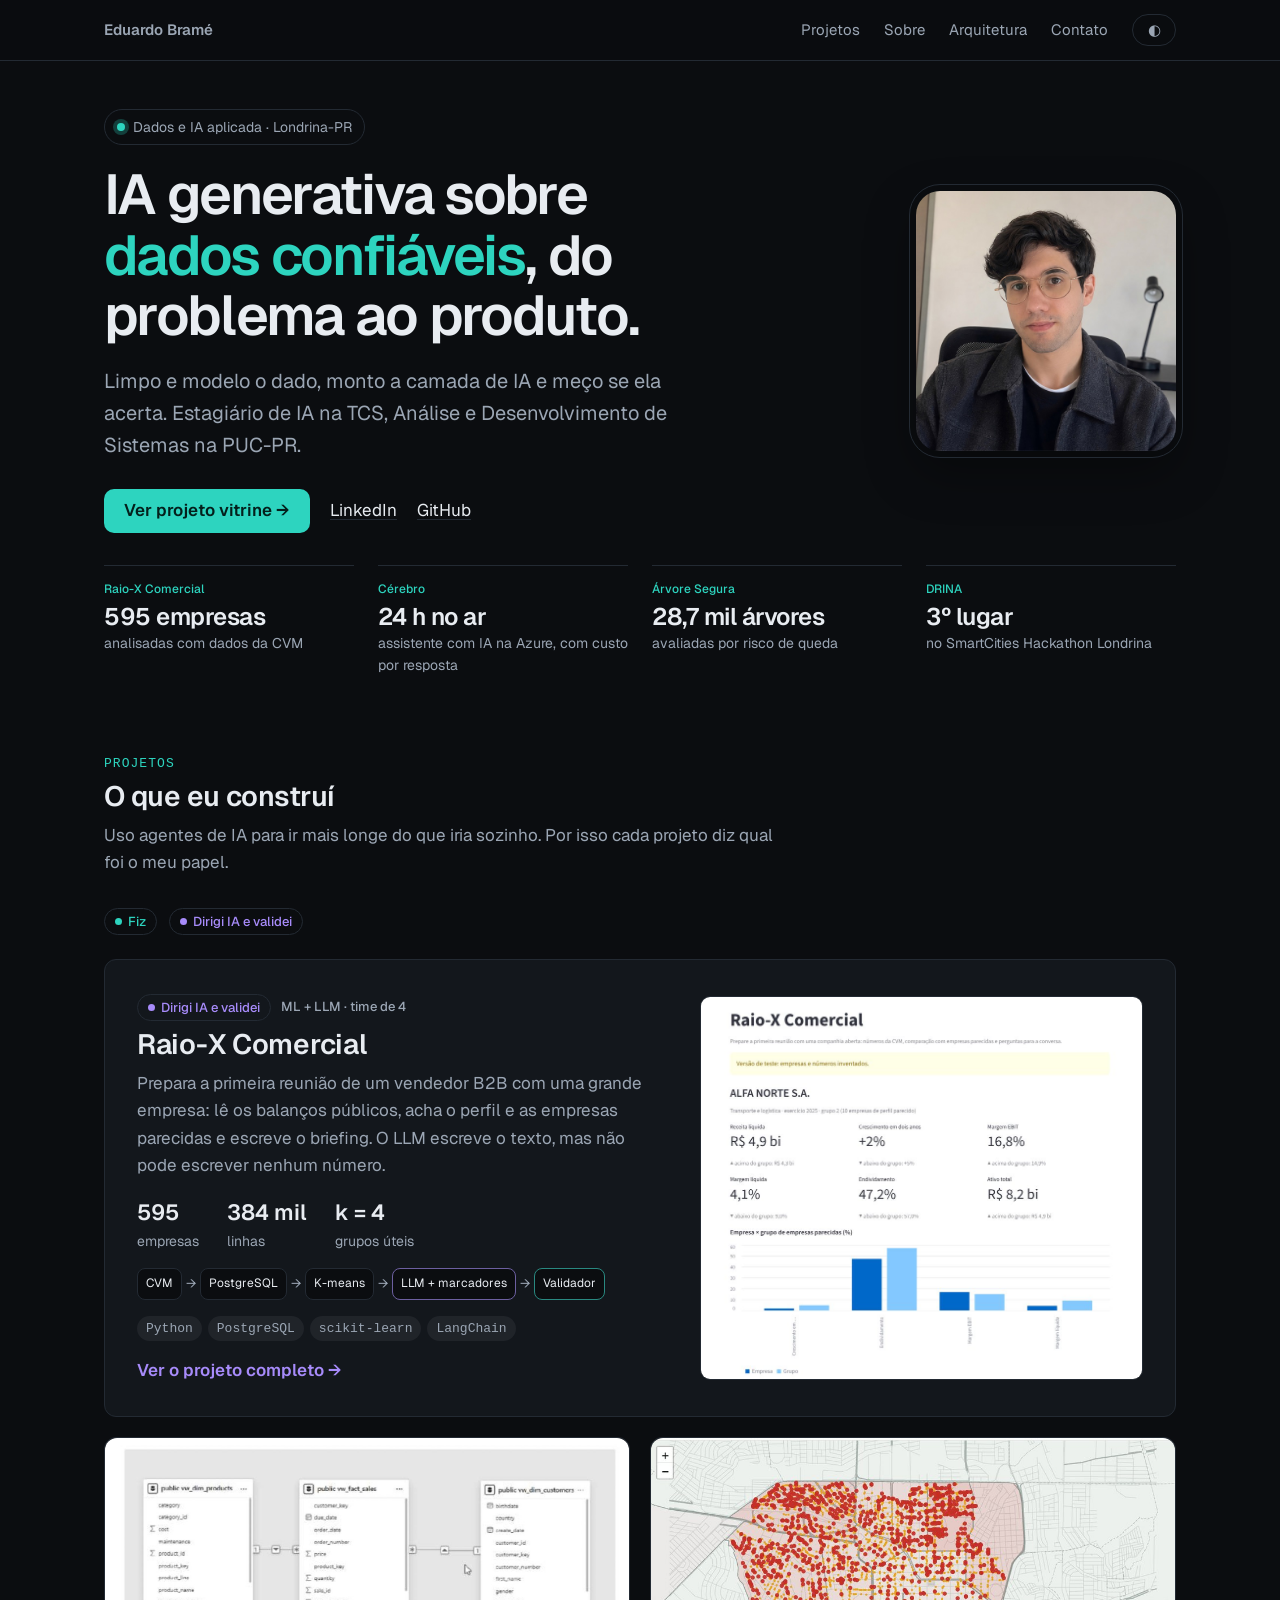
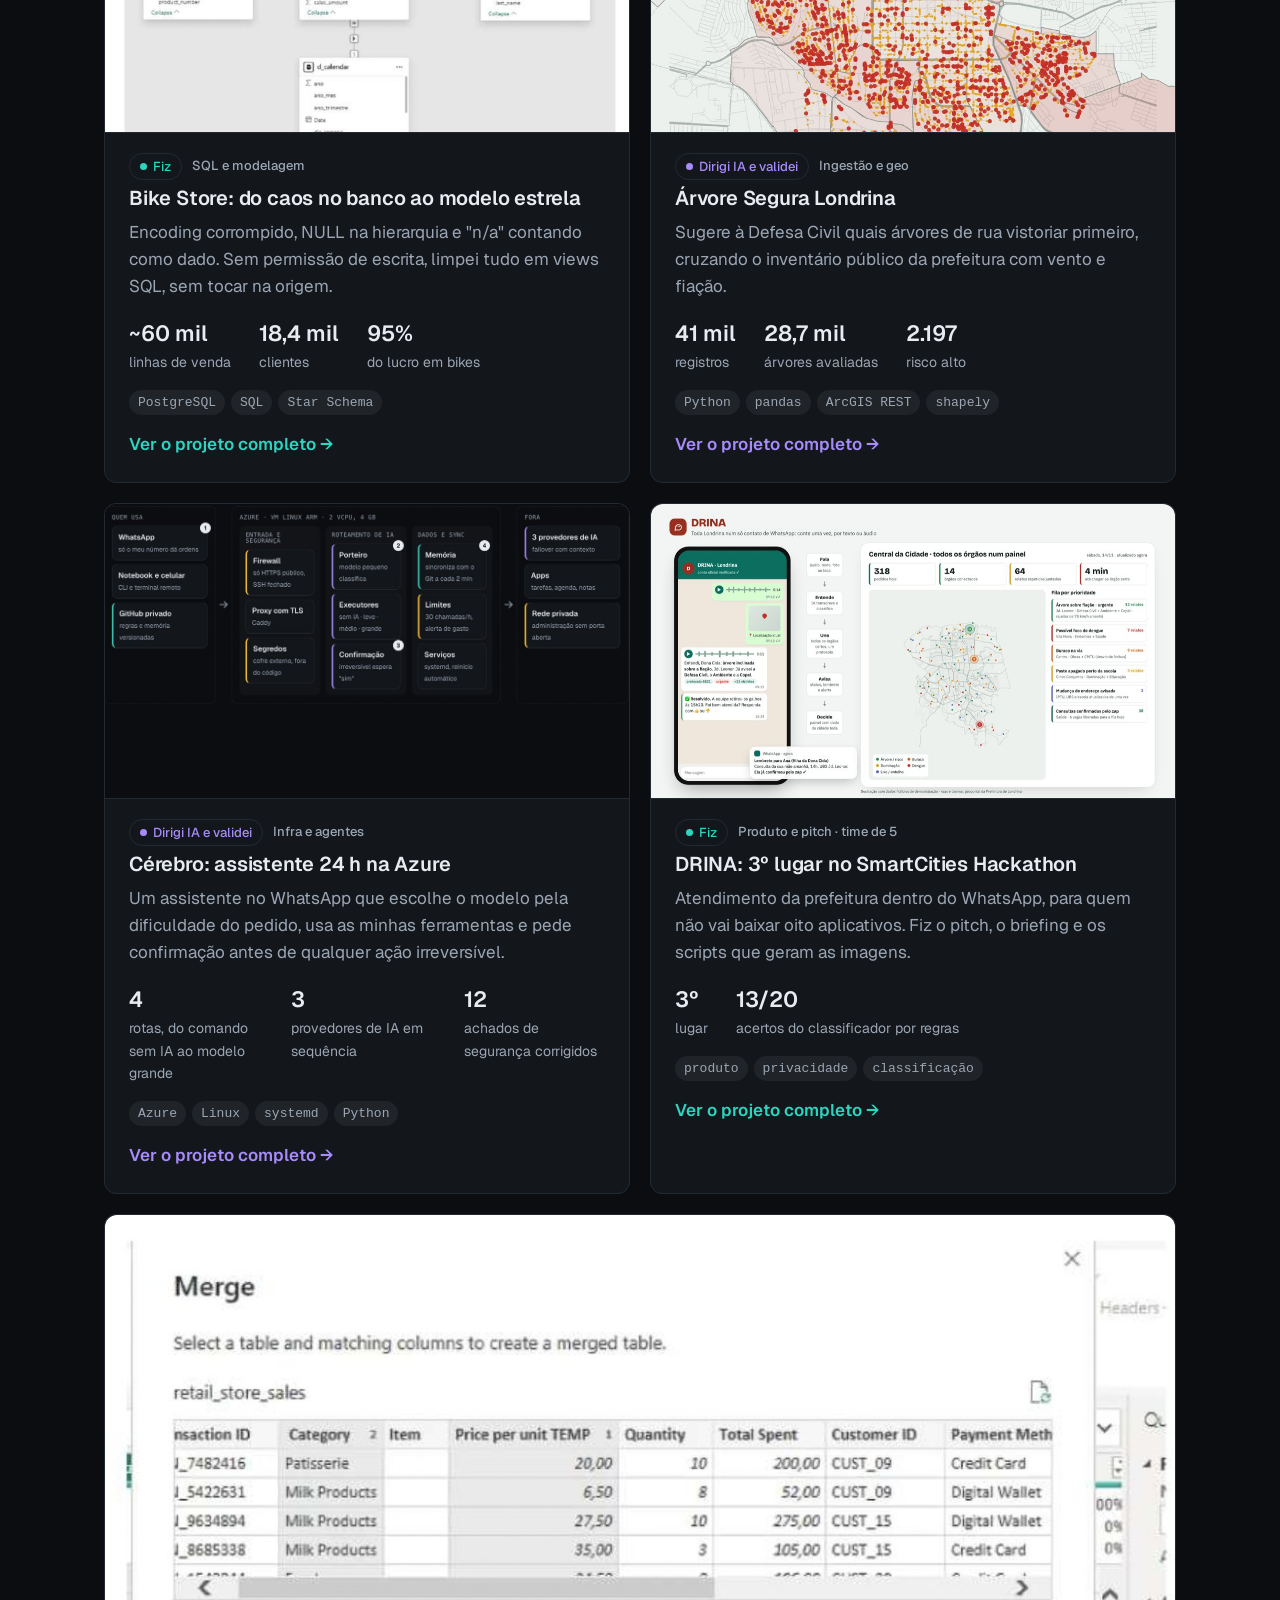
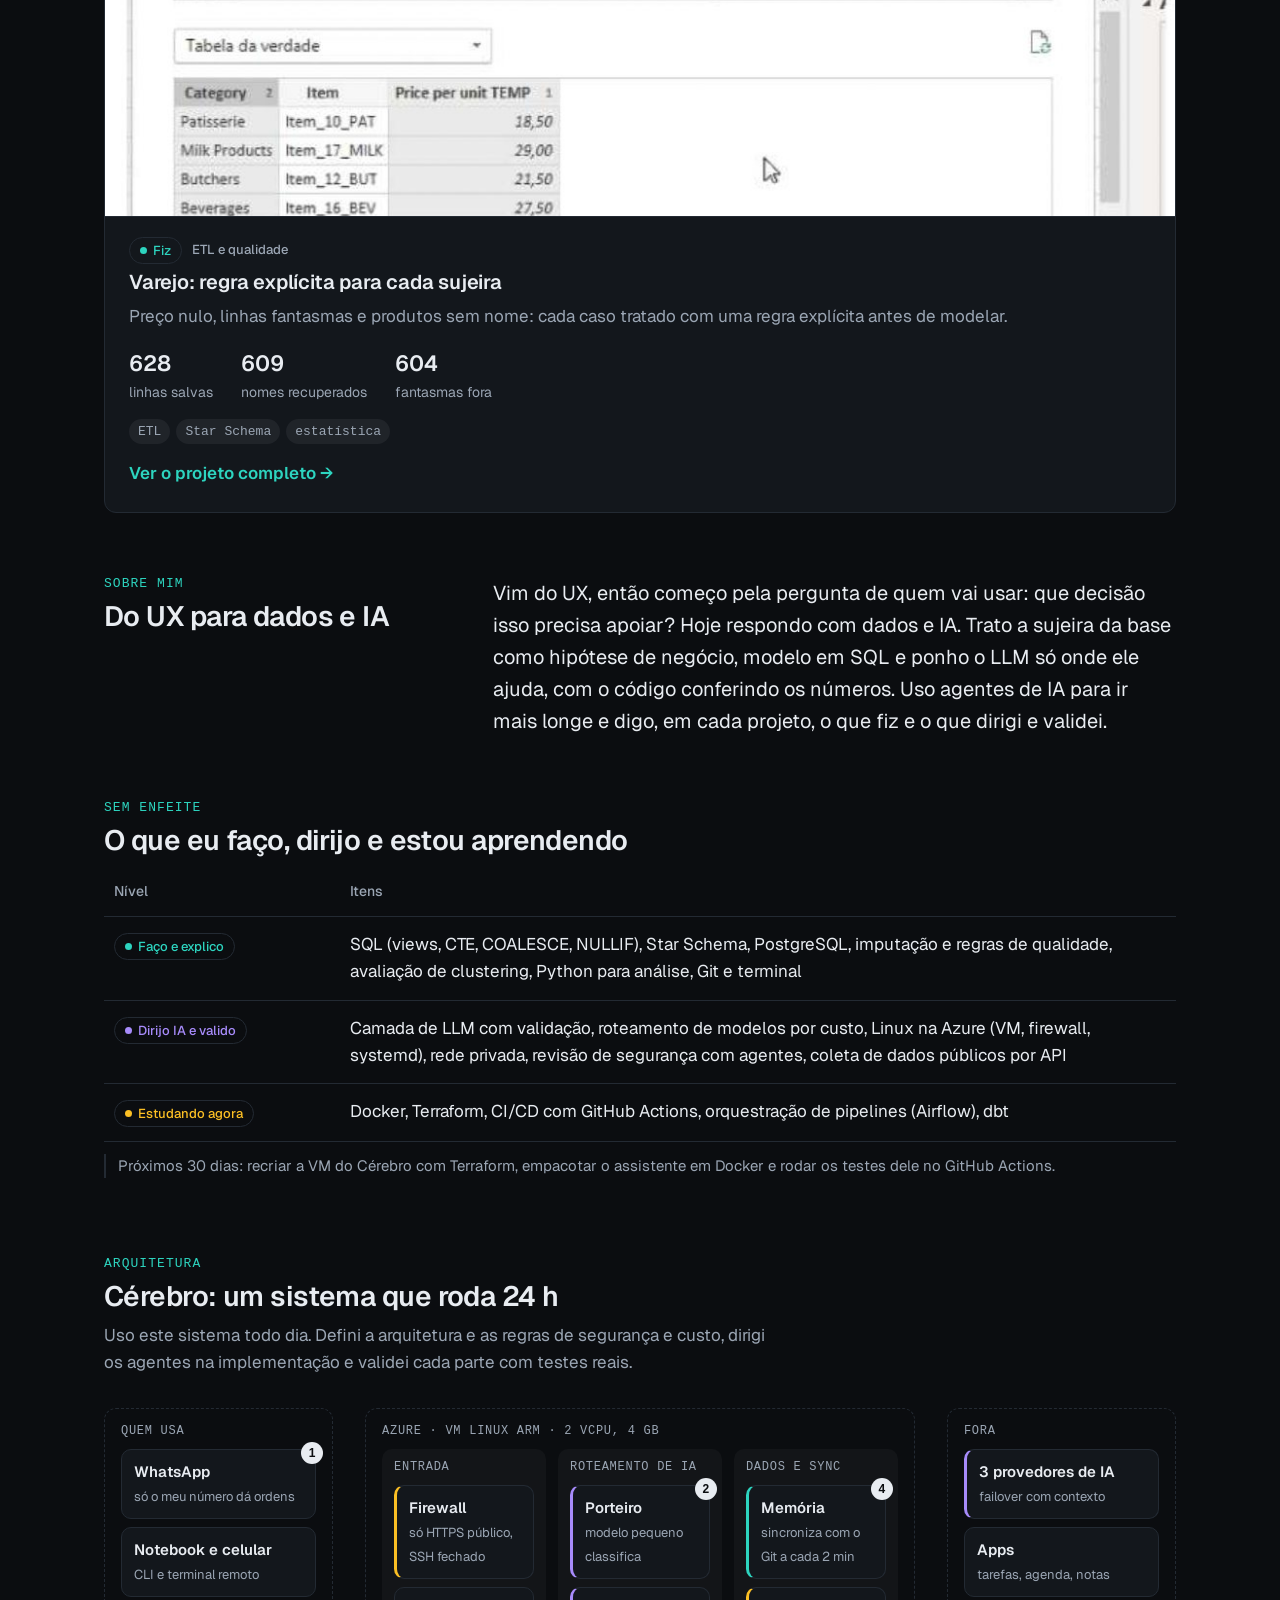
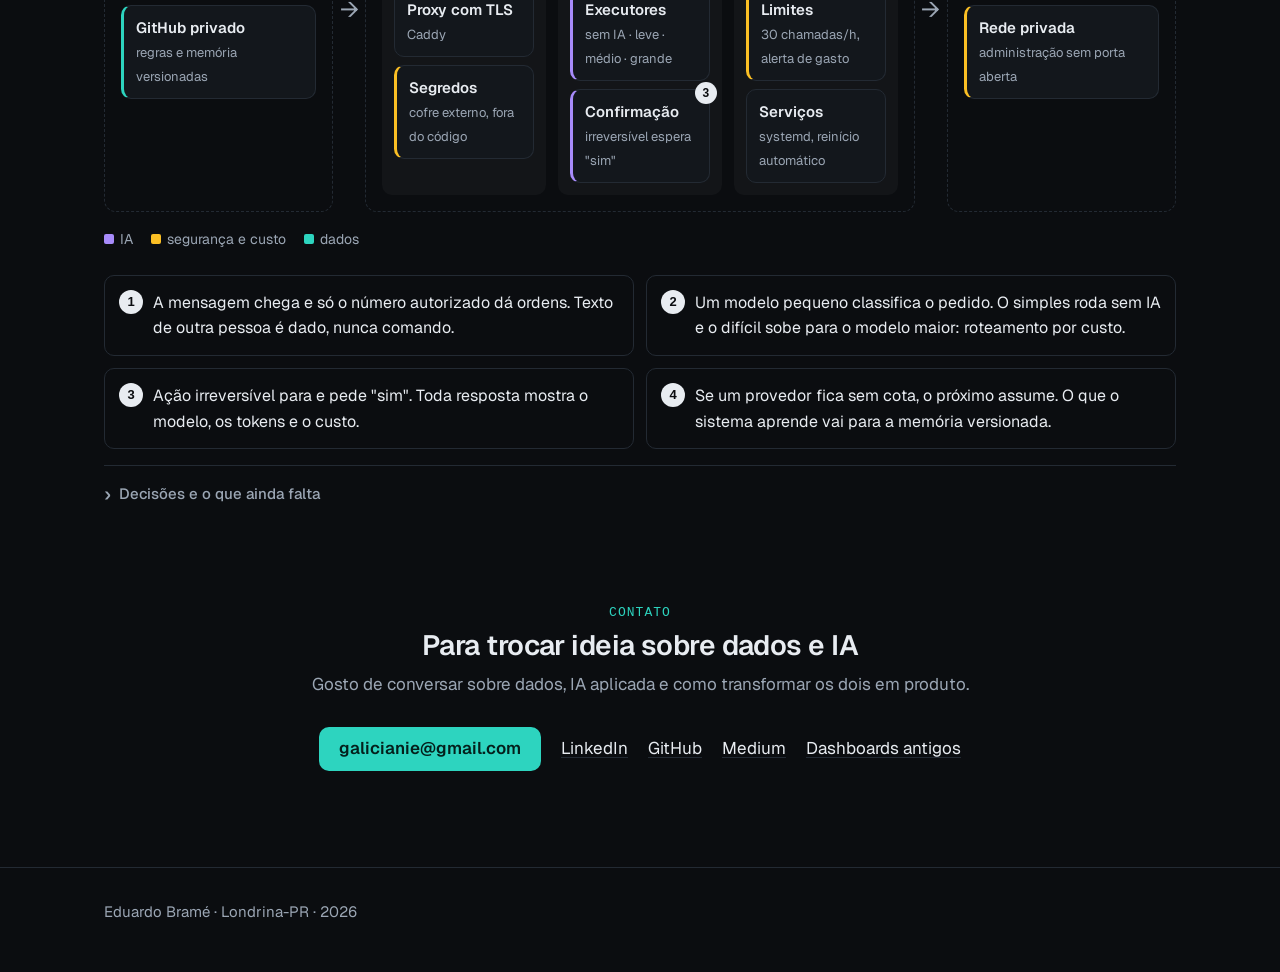
<file: index.html>
<!doctype html>
<html lang="pt-BR" data-theme="dark"><head><meta charset="utf-8"><meta name="viewport" content="width=device-width,initial-scale=1">
<title>Eduardo Bramé · IA aplicada com base em dados</title>
<meta name="description" content="Eduardo Bramé: IA generativa sobre dados confiáveis, do problema ao produto.">
<meta property="og:type" content="website"><meta property="og:url" content="https://eduardobrame.github.io/">
<meta property="og:title" content="Eduardo Bramé · IA aplicada com base em dados"><meta property="og:description" content="IA generativa sobre dados confiáveis, do problema ao produto. Projetos de dados e IA com o que fiz e o que dirigi e validei.">
<meta property="og:image" content="https://eduardobrame.github.io/assets/img/og.jpg"><meta property="og:image:width" content="1200"><meta property="og:image:height" content="627"><meta name="twitter:card" content="summary_large_image">
<script>try{var t=localStorage.getItem('tema');if(t)document.documentElement.dataset.theme=t}catch(e){}document.documentElement.classList.add('js')</script>
<link rel="preconnect" href="https://fonts.googleapis.com"><link rel="preconnect" href="https://fonts.gstatic.com" crossorigin>
<link href="https://fonts.googleapis.com/css2?family=Geist:wght@400;500;600&display=swap" rel="stylesheet">
<link rel="stylesheet" href="assets/style.css?v=9"></head><body>
<a class="skip" href="#projetos">Pular para projetos</a>
<nav><div class="wrap"><a class="me" href="#">Eduardo Bramé</a><a href="#projetos">Projetos</a><a href="#sobre">Sobre</a><a href="#sistema">Arquitetura</a><a class="ct" href="#contato">Contato</a><button id="tema" aria-label="Alternar tema claro/escuro">◐</button></div></nav>

<main class="wrap">
<header class="hero">
 <div>
  <span class="status"><i></i>Dados e IA aplicada · Londrina-PR</span>
  <h1>IA generativa sobre <em>dados confiáveis</em>, do problema ao produto.</h1>
  <p class="lead">Limpo e modelo o dado, monto a camada de IA e meço se ela acerta. Estagiário de IA na TCS, Análise e Desenvolvimento de Sistemas na PUC-PR.</p>
  <div class="ctas"><a class="btn" href="#raiox">Ver projeto vitrine →</a><a href="https://www.linkedin.com/in/eduardobrame/">LinkedIn</a><a href="https://github.com/EduardoBrame">GitHub</a></div>
 </div>
 <div class="foto"><img src="assets/eduardo.jpg" alt="Eduardo Bramé" width="260" height="260" fetchpriority="high"></div>
</header>
<div class="provas" aria-label="Destaques dos projetos">
 <a href="projetos/raio-x.html"><small>Raio-X Comercial</small><b>595 empresas</b>analisadas com dados da CVM</a>
 <a href="projetos/cerebro.html"><small>Cérebro</small><b>24 h no ar</b>assistente com IA na Azure, com custo por resposta</a>
 <a href="projetos/arvore-segura.html"><small>Árvore Segura</small><b>28,7 mil árvores</b>avaliadas por risco de queda</a>
 <a href="projetos/drina.html"><small>DRINA</small><b>3º lugar</b>no SmartCities Hackathon Londrina</a>
</div>

<section id="projetos">
 <div class="kicker">Projetos</div><h2>O que eu construí</h2>
 <p class="sub">Uso agentes de IA para ir mais longe do que iria sozinho. Por isso cada projeto diz qual foi o meu papel.</p>
 <div class="legenda"><span class="papel p-fiz">Fiz</span><span class="papel p-dirigi">Dirigi IA e validei</span></div>
 <div class="grid">

 <article class="card dirigi vitrine rv" id="raiox">
  <div>
   <span class="papel p-dirigi">Dirigi IA e validei</span><span class="cat">ML + LLM · time de 4</span>
   <h3><a href="projetos/raio-x.html">Raio-X Comercial</a></h3>
   <p class="res">Prepara a primeira reunião de um vendedor B2B com uma grande empresa: lê os balanços públicos, acha o perfil e as empresas parecidas e escreve o briefing. O LLM escreve o texto, mas não pode escrever nenhum número.</p>
   <div class="nums"><div><b>595</b>empresas</div><div><b>384 mil</b>linhas</div><div><b>k = 4</b>grupos úteis</div></div>
   <div class="chain" aria-label="Pipeline do Raio-X"><span>CVM</span><i>→</i><span>PostgreSQL</span><i>→</i><span>K-means</span><i>→</i><span class="ia">LLM + marcadores</span><i>→</i><span class="ok">Validador</span></div>
   <div class="tags"><span class="tag">Python</span><span class="tag">PostgreSQL</span><span class="tag">scikit-learn</span><span class="tag">LangChain</span></div>
   <a class="mais" href="projetos/raio-x.html">Ver o projeto completo →</a>
   
  </div>
  <div><a class="thumb" href="projetos/raio-x.html"><img src="assets/img/raiox-thumb.jpg" alt="Tela de teste do Raio-X Comercial" loading="lazy"></a>
   </div>
 </article>
 <article class="card fiz rv">
  <a class="thumb" href="projetos/bike-store.html" tabindex="-1" aria-hidden="true"><img src="assets/img/bike-modelo.jpg" alt="" loading="lazy"></a>
  <span class="papel p-fiz">Fiz</span><span class="cat">SQL e modelagem</span>
  <h3><a href="projetos/bike-store.html">Bike Store: do caos no banco ao modelo estrela</a></h3>
  <p class="res">Encoding corrompido, NULL na hierarquia e "n/a" contando como dado. Sem permissão de escrita, limpei tudo em views SQL, sem tocar na origem.</p>
  <div class="nums"><div><b>~60 mil</b>linhas de venda</div><div><b>18,4 mil</b>clientes</div><div><b>95%</b>do lucro em bikes</div></div>
  <div class="tags"><span class="tag">PostgreSQL</span><span class="tag">SQL</span><span class="tag">Star Schema</span></div>
  <a class="mais" href="projetos/bike-store.html">Ver o projeto completo →</a>
  
 </article>
 <article class="card dirigi rv">
  <a class="thumb" href="projetos/arvore-segura.html" tabindex="-1" aria-hidden="true"><img src="assets/img/arvore-thumb.jpg" alt="" loading="lazy"></a>
  <span class="papel p-dirigi">Dirigi IA e validei</span><span class="cat">Ingestão e geo</span>
  <h3><a href="projetos/arvore-segura.html">Árvore Segura Londrina</a></h3>
  <p class="res">Sugere à Defesa Civil quais árvores de rua vistoriar primeiro, cruzando o inventário público da prefeitura com vento e fiação.</p>
  <div class="nums"><div><b>41 mil</b>registros</div><div><b>28,7 mil</b>árvores avaliadas</div><div><b>2.197</b>risco alto</div></div>
  <div class="tags"><span class="tag">Python</span><span class="tag">pandas</span><span class="tag">ArcGIS REST</span><span class="tag">shapely</span></div>
  <a class="mais" href="projetos/arvore-segura.html">Ver o projeto completo →</a>
  
 </article>
 <article class="card dirigi rv">
  <a class="thumb" href="projetos/cerebro.html" tabindex="-1" aria-hidden="true"><img src="assets/img/cerebro-thumb.jpg" alt="" loading="lazy"></a>
  <span class="papel p-dirigi">Dirigi IA e validei</span><span class="cat">Infra e agentes</span>
  <h3><a href="projetos/cerebro.html">Cérebro: assistente 24 h na Azure</a></h3>
  <p class="res">Um assistente no WhatsApp que escolhe o modelo pela dificuldade do pedido, usa as minhas ferramentas e pede confirmação antes de qualquer ação irreversível.</p>
  <div class="nums"><div><b>4</b>rotas, do comando sem IA ao modelo grande</div><div><b>3</b>provedores de IA em sequência</div><div><b>12</b>achados de segurança corrigidos</div></div>
  <div class="tags"><span class="tag">Azure</span><span class="tag">Linux</span><span class="tag">systemd</span><span class="tag">Python</span></div>
  <a class="mais" href="projetos/cerebro.html">Ver o projeto completo →</a>
  
 </article>
 <article class="card fiz rv">
  <a class="thumb" href="projetos/drina.html" tabindex="-1" aria-hidden="true"><img src="assets/img/drina-produto.jpg" alt="" loading="lazy"></a>
  <span class="papel p-fiz">Fiz</span><span class="cat">Produto e pitch · time de 5</span>
  <h3><a href="projetos/drina.html">DRINA: 3º lugar no SmartCities Hackathon</a></h3>
  <p class="res">Atendimento da prefeitura dentro do WhatsApp, para quem não vai baixar oito aplicativos. Fiz o pitch, o briefing e os scripts que geram as imagens.</p>
  <div class="nums"><div><b>3º</b>lugar</div><div><b>13/20</b>acertos do classificador por regras</div></div>
  <div class="tags"><span class="tag">produto</span><span class="tag">privacidade</span><span class="tag">classificação</span></div>
  <a class="mais" href="projetos/drina.html">Ver o projeto completo →</a>
  
 </article>
 <article class="card fiz rv">
  <a class="thumb" href="projetos/varejo.html" tabindex="-1" aria-hidden="true"><img src="assets/img/varejo-merge.jpg" alt="" loading="lazy"></a>
  <span class="papel p-fiz">Fiz</span><span class="cat">ETL e qualidade</span>
  <h3><a href="projetos/varejo.html">Varejo: regra explícita para cada sujeira</a></h3>
  <p class="res">Preço nulo, linhas fantasmas e produtos sem nome: cada caso tratado com uma regra explícita antes de modelar.</p>
  <div class="nums"><div><b>628</b>linhas salvas</div><div><b>609</b>nomes recuperados</div><div><b>604</b>fantasmas fora</div></div>
  <div class="tags"><span class="tag">ETL</span><span class="tag">Star Schema</span><span class="tag">estatística</span></div>
  <a class="mais" href="projetos/varejo.html">Ver o projeto completo →</a>
  
 </article>
 </div>
</section>

<section id="sobre" class="sobre rv">
 <div><div class="kicker">Sobre mim</div><h2>Do UX para dados e IA</h2></div>
 <p>Vim do UX, então começo pela pergunta de quem vai usar: que decisão isso precisa apoiar? Hoje respondo com dados e IA. Trato a sujeira da base como hipótese de negócio, modelo em SQL e ponho o LLM só onde ele ajuda, com o código conferindo os números. Uso agentes de IA para ir mais longe e digo, em cada projeto, o que fiz e o que dirigi e validei.</p>
</section>

<section id="habilidades" class="rv">
 <div class="kicker">Sem enfeite</div><h2>O que eu faço, dirijo e estou aprendendo</h2>
 <div class="tw"><table>
  <tr><th style="width:22%">Nível</th><th>Itens</th></tr>
  <tr><td><span class="papel p-fiz">Faço e explico</span></td><td>SQL (views, CTE, COALESCE, NULLIF), Star Schema, PostgreSQL, imputação e regras de qualidade, avaliação de clustering, Python para análise, Git e terminal</td></tr>
  <tr><td><span class="papel p-dirigi">Dirijo IA e valido</span></td><td>Camada de LLM com validação, roteamento de modelos por custo, Linux na Azure (VM, firewall, systemd), rede privada, revisão de segurança com agentes, coleta de dados públicos por API</td></tr>
  <tr><td><span class="papel p-est">Estudando agora</span></td><td>Docker, Terraform, CI/CD com GitHub Actions, orquestração de pipelines (Airflow), dbt</td></tr>
 </table></div>
 <p class="nota">Próximos 30 dias: recriar a VM do Cérebro com Terraform, empacotar o assistente em Docker e rodar os testes dele no GitHub Actions.</p>
</section>

<section id="sistema" class="rv">
 <div class="kicker">Arquitetura</div><h2>Cérebro: um sistema que roda 24 h</h2>
 <p class="sub">Uso este sistema todo dia. Defini a arquitetura e as regras de segurança e custo, dirigi os agentes na implementação e validei cada parte com testes reais.</p>
 <div class="arch">
  <div class="zona"><small>Quem usa</small>
   <div class="node" data-step="1"><b>WhatsApp</b><span>só o meu número dá ordens</span></div>
   <div class="node"><b>Notebook e celular</b><span>CLI e terminal remoto</span></div>
   <div class="node dado"><b>GitHub privado</b><span>regras e memória versionadas</span></div>
  </div>
  <div class="seta" aria-hidden="true">→</div>
  <div class="zona"><small>Azure · VM Linux ARM · 2 vCPU, 4 GB</small>
   <div class="vm">
    <div class="grupo"><small>Entrada</small>
     <div class="node sec"><b>Firewall</b><span>só HTTPS público, SSH fechado</span></div>
     <div class="node"><b>Proxy com TLS</b><span>Caddy</span></div>
     <div class="node sec"><b>Segredos</b><span>cofre externo, fora do código</span></div></div>
    <div class="grupo"><small>Roteamento de IA</small>
     <div class="node ia" data-step="2"><b>Porteiro</b><span>modelo pequeno classifica</span></div>
     <div class="node ia"><b>Executores</b><span>sem IA · leve · médio · grande</span></div>
     <div class="node ia" data-step="3"><b>Confirmação</b><span>irreversível espera "sim"</span></div></div>
    <div class="grupo"><small>Dados e sync</small>
     <div class="node dado" data-step="4"><b>Memória</b><span>sincroniza com o Git a cada 2 min</span></div>
     <div class="node sec"><b>Limites</b><span>30 chamadas/h, alerta de gasto</span></div>
     <div class="node"><b>Serviços</b><span>systemd, reinício automático</span></div></div>
   </div>
  </div>
  <div class="seta" aria-hidden="true">→</div>
  <div class="zona"><small>Fora</small>
   <div class="node ia"><b>3 provedores de IA</b><span>failover com contexto</span></div>
   <div class="node"><b>Apps</b><span>tarefas, agenda, notas</span></div>
   <div class="node sec"><b>Rede privada</b><span>administração sem porta aberta</span></div>
  </div>
 </div>
 <div class="cores"><span style="--k:var(--dirigi)">IA</span><span style="--k:var(--est)">segurança e custo</span><span style="--k:var(--fiz)">dados</span></div>
 <ol class="flow">
  <li data-step="1">A mensagem chega e só o número autorizado dá ordens. Texto de outra pessoa é dado, nunca comando.</li>
  <li data-step="2">Um modelo pequeno classifica o pedido. O simples roda sem IA e o difícil sobe para o modelo maior: roteamento por custo.</li>
  <li data-step="3">Ação irreversível para e pede "sim". Toda resposta mostra o modelo, os tokens e o custo.</li>
  <li data-step="4">Se um provedor fica sem cota, o próximo assume. O que o sistema aprende vai para a memória versionada.</li>
 </ol>
 <details><summary>Decisões e o que ainda falta</summary>
  <div class="tw"><table><tr><th>Decisão</th><th>Por quê</th></tr>
  <tr><td>Sem SSH público</td><td>Menos superfície de ataque; emergência pelo run-command da Azure</td></tr>
  <tr><td>VM ARM pequena</td><td>Era a opção disponível e mais barata, com alerta de gasto mensal</td></tr>
  <tr><td>Modelo pequeno na triagem</td><td>A maior parte dos pedidos não precisa do modelo caro</td></tr>
  <tr><td>Revisão por agentes independentes</td><td>A revisão de segurança achou 12 problemas, corrigidos e testados antes de ligar</td></tr></table></div>
  <p class="nota">O que falta: a infra foi criada pelo <code>az</code> CLI, não por Terraform; não há CI/CD nem alerta de queda; é uma VM só, em uma região; o failover foi testado em simulação. Privacidade: segredos ficam fora do código e nada das mensagens é publicado.</p>
 </details>
</section>

<section id="contato" class="contato rv">
 <div class="kicker">Contato</div><h2>Para trocar ideia sobre dados e IA</h2>
 <p class="sub" style="margin:0 auto">Gosto de conversar sobre dados, IA aplicada e como transformar os dois em produto.</p>
 <div class="ctas"><a class="btn" href="mailto:galicianie@gmail.com">galicianie@gmail.com</a><a href="https://www.linkedin.com/in/eduardobrame/">LinkedIn</a><a href="https://github.com/EduardoBrame">GitHub</a><a href="https://medium.com/@galicianie/">Medium</a><a href="https://sites.google.com/view/portfolio-eduardo-brame/home">Dashboards antigos</a></div>
</section>
</main>
<footer><div class="wrap">Eduardo Bramé · Londrina-PR · 2026</div></footer>
<script>
document.getElementById('tema').onclick=function(){var r=document.documentElement,n=r.dataset.theme==='light'?'dark':'light';r.dataset.theme=n;try{localStorage.setItem('tema',n)}catch(e){}};
if(!matchMedia('(prefers-reduced-motion: reduce)').matches&&'IntersectionObserver'in window){var o=new IntersectionObserver(function(es){es.forEach(function(e){if(e.isIntersecting){e.target.classList.add('on');o.unobserve(e.target)}})},{threshold:.15});document.querySelectorAll('.rv').forEach(function(el){o.observe(el)})}else{document.querySelectorAll('.rv').forEach(function(el){el.classList.add('on')})}
</script>
</body></html>
</file>
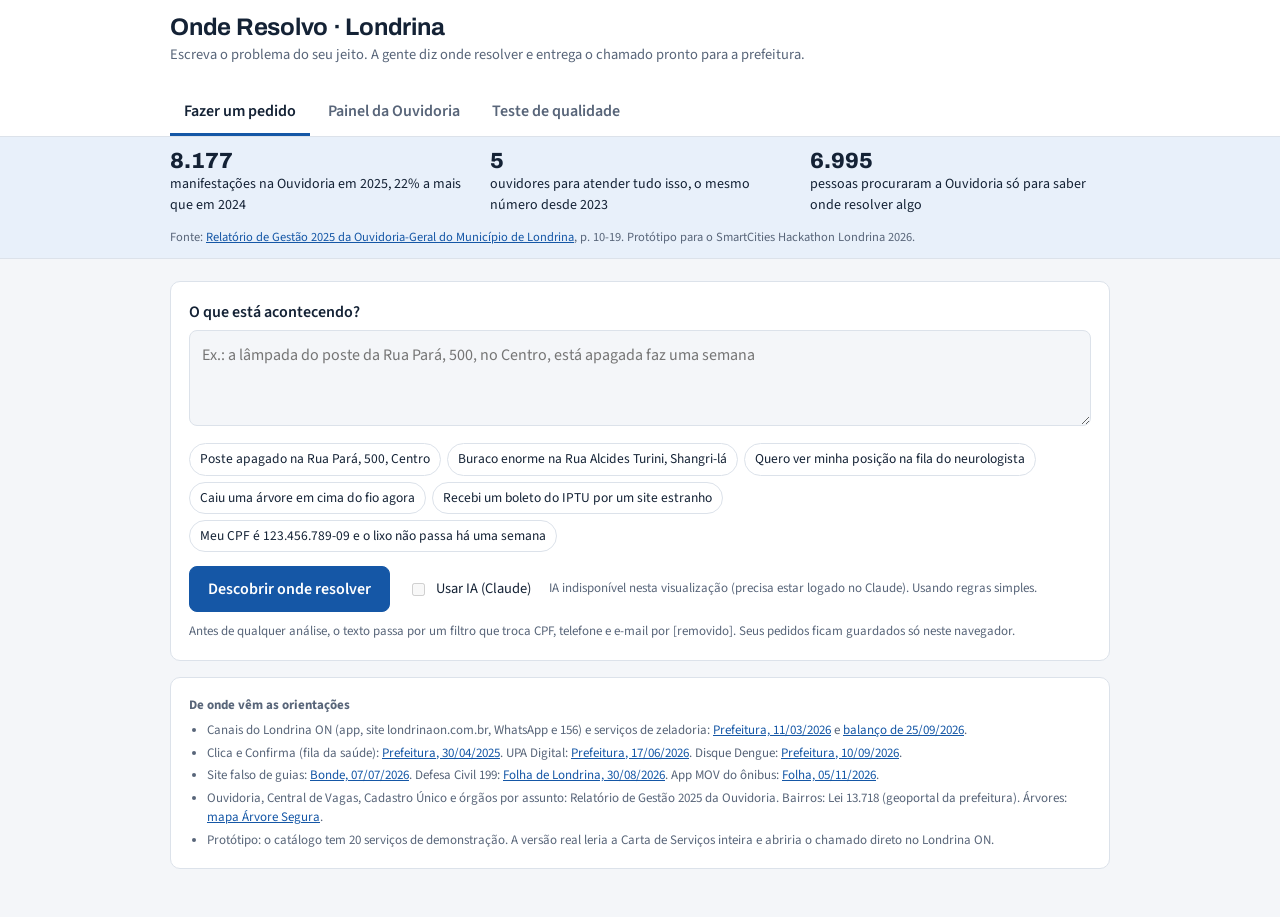
<file: demos/onde-resolvo.html>
<!DOCTYPE html>
<html lang="pt-BR">
<head>
<meta charset="utf-8">
<meta name="viewport" content="width=device-width, initial-scale=1">
<title>Onde Resolvo Londrina</title>
<link rel="preconnect" href="https://fonts.googleapis.com">
<link rel="preconnect" href="https://fonts.gstatic.com" crossorigin>
<link href="https://fonts.googleapis.com/css2?family=Archivo:wght@600;700;800&family=Source+Sans+3:wght@400;500;600&display=swap" rel="stylesheet">
<style>
/* Layout: faixa de contexto, três abas (pedir, painel, teste) numa coluna de leitura de até 980px. */
:root {
  --bg: #F4F6F9;
  --panel: #FFFFFF;
  --ink: #142235;
  --muted: #586579;
  --line: #DCE2EA;
  --accent: #1557A6;
  --accent-ink: #FFFFFF;
  --soft: #E8F0FA;
  --ok: #1E7B4D;
  --ok-bg: #E4F4EC;
  --warn: #8A5300;
  --warn-bg: #FFF2DC;
  --bad: #B3261E;
  --bad-bg: #FDE8E6;
  --font-display: "Archivo", "Helvetica Neue", Arial, sans-serif;
  --font-body: "Source Sans 3", "Segoe UI", Arial, sans-serif;
  color-scheme: light;
}
@media (prefers-color-scheme: dark) {
  :root:not([data-theme="light"]) {
    --bg: #0D1520; --panel: #142030; --ink: #E6EDF6; --muted: #9AA8BB; --line: #243347; --accent: #6FA8EE; --accent-ink: #0D1520;
    --soft: #1A2D45; --ok: #6FD3A0; --ok-bg: #133325; --warn: #FFC56B; --warn-bg: #3A2A10; --bad: #FF8A80; --bad-bg: #3B1A18; color-scheme: dark;
  }
}
:root[data-theme="dark"] {
  --bg: #0D1520; --panel: #142030; --ink: #E6EDF6; --muted: #9AA8BB; --line: #243347; --accent: #6FA8EE; --accent-ink: #0D1520;
  --soft: #1A2D45; --ok: #6FD3A0; --ok-bg: #133325; --warn: #FFC56B; --warn-bg: #3A2A10; --bad: #FF8A80; --bad-bg: #3B1A18; color-scheme: dark;
}
* { box-sizing: border-box; }
html, body { margin: 0; }
body { background: var(--bg); color: var(--ink); font: 16px/1.5 var(--font-body); }
h1, h2, h3 { font-family: var(--font-display); text-wrap: balance; margin: 0; line-height: 1.15; }
a { color: var(--accent); }
button, textarea, input, select { font: inherit; color: inherit; }
:focus-visible { outline: 2px solid var(--accent); outline-offset: 2px; }

.topo { background: var(--panel); border-bottom: 1px solid var(--line); }
.topo .in, main, .contexto .in { max-width: 980px; margin: 0 auto; padding: 0 20px; }
.topo .in { display: flex; flex-wrap: wrap; align-items: center; justify-content: space-between; gap: 12px 24px; padding-top: 14px; padding-bottom: 0; }
.marca h1 { font-size: 24px; letter-spacing: -.01em; }
.marca p { margin: 2px 0 12px; color: var(--muted); font-size: 14.5px; }
nav { display: flex; gap: 4px; align-self: flex-end; }
nav a { padding: 10px 14px; text-decoration: none; color: var(--muted); font-weight: 600; border-bottom: 3px solid transparent; }
nav a[aria-current="page"] { color: var(--ink); border-bottom-color: var(--accent); }

.contexto { background: var(--soft); border-bottom: 1px solid var(--line); }
.contexto .in { display: grid; grid-template-columns: repeat(3, 1fr); gap: 12px 20px; padding-top: 12px; padding-bottom: 12px; font-size: 14px; }
.contexto b { display: block; font: 800 22px/1.1 var(--font-display); font-variant-numeric: tabular-nums; }
.contexto .fonte { grid-column: 1 / -1; color: var(--muted); font-size: 12.5px; }

main { padding-top: 22px; padding-bottom: 48px; }
section[hidden] { display: none; }
.cartao { background: var(--panel); border: 1px solid var(--line); border-radius: 10px; padding: 18px; }
.pilha { display: grid; gap: 16px; }

label.rot { font-weight: 600; display: block; margin-bottom: 6px; }
textarea { width: 100%; min-height: 96px; padding: 12px; border: 1px solid var(--line); border-radius: 8px; background: var(--bg); resize: vertical; }
.chips { display: flex; flex-wrap: wrap; gap: 6px; margin-top: 10px; }
.chip { padding: 5px 10px; border: 1px solid var(--line); border-radius: 999px; background: var(--panel); font-size: 13.5px; cursor: pointer; }
.chip:hover { border-color: var(--accent); }
.acoes { display: flex; flex-wrap: wrap; align-items: center; gap: 10px 18px; margin-top: 14px; }
.btn { padding: 10px 18px; border-radius: 8px; border: 1px solid var(--accent); background: var(--accent); color: var(--accent-ink); font-weight: 600; cursor: pointer; }
.btn.sec { background: var(--panel); color: var(--accent); }
.btn:disabled { opacity: .55; cursor: progress; }
.ia { display: inline-flex; align-items: center; gap: 8px; font-size: 14.5px; }
.status { font-size: 13px; color: var(--muted); }
.privacidade { font-size: 13px; color: var(--muted); margin: 10px 0 0; }

.res { display: grid; gap: 10px; border-left: 5px solid var(--c, var(--accent)); }
.res .tipo { display: inline-flex; align-self: start; justify-self: start; padding: 3px 10px; border-radius: 999px; font-weight: 700; font-size: 13px; background: var(--cb); color: var(--c); }
.res h3 { font-size: 21px; }
.res dl { display: grid; grid-template-columns: 150px 1fr; gap: 6px 14px; margin: 0; font-size: 15px; }
.res dt { color: var(--muted); }
.res dd { margin: 0; }
.res .meta { font-size: 13px; color: var(--muted); display: flex; flex-wrap: wrap; gap: 4px 16px; }
.res .enviado { font-size: 13px; color: var(--muted); background: var(--bg); border-radius: 6px; padding: 8px 10px; }

.kpis { display: grid; grid-template-columns: repeat(4, 1fr); gap: 10px; }
.kpi { background: var(--panel); border: 1px solid var(--line); border-radius: 10px; padding: 12px 14px; border-top: 4px solid var(--c, var(--accent)); }
.kpi b { display: block; font: 800 28px/1.1 var(--font-display); font-variant-numeric: tabular-nums; }
.kpi span { color: var(--muted); font-size: 13.5px; }
.barras { display: grid; gap: 6px; }
.barra { display: grid; grid-template-columns: 210px 1fr 40px; align-items: center; gap: 10px; font-size: 14px; }
.barra .t { height: 12px; background: var(--bg); border-radius: 6px; overflow: hidden; }
.barra .t i { display: block; height: 100%; background: var(--accent); border-radius: 6px; }
.barra .n { text-align: right; font-variant-numeric: tabular-nums; color: var(--muted); }
.tabela { overflow-x: auto; }
table { width: 100%; border-collapse: collapse; font-size: 14px; }
th, td { text-align: left; padding: 8px 10px; border-bottom: 1px solid var(--line); vertical-align: top; }
th { font-weight: 600; color: var(--muted); font-size: 13px; }
td.num { text-align: right; font-variant-numeric: tabular-nums; }
.tag { display: inline-block; padding: 1px 8px; border-radius: 999px; font-size: 12px; font-weight: 600; background: var(--bg); color: var(--muted); border: 1px solid var(--line); }
.tag.meu { background: var(--soft); color: var(--accent); border-color: transparent; }
.tag.dup { background: var(--warn-bg); color: var(--warn); border-color: transparent; }
.linha-acoes { display: flex; flex-wrap: wrap; align-items: center; justify-content: space-between; gap: 10px; }
.cab2 { display: flex; flex-wrap: wrap; align-items: baseline; justify-content: space-between; gap: 6px 16px; margin-bottom: 10px; }
.cab2 h2 { font-size: 18px; }
.cab2 p { margin: 0; color: var(--muted); font-size: 13.5px; }

.placar { display: flex; flex-wrap: wrap; gap: 12px; }
.placar .kpi { min-width: 220px; }
.certo { color: var(--ok); font-weight: 600; }
.errado { color: var(--bad); font-weight: 600; }
details summary { cursor: pointer; font-weight: 600; }
.rodape { color: var(--muted); font-size: 13px; }
.rodape ul { padding-left: 18px; margin: 6px 0 0; display: grid; gap: 3px; }

@media (max-width: 760px) {
  .contexto .in { grid-template-columns: 1fr; }
  .kpis { grid-template-columns: repeat(2, 1fr); }
  .res dl { grid-template-columns: 1fr; gap: 2px; }
  .res dt { margin-top: 6px; }
  .barra { grid-template-columns: 1fr 40px; }
  .barra .t { grid-column: 1 / -1; grid-row: 2; }
  nav { width: 100%; }
  nav a { flex: 1; text-align: center; padding: 10px 6px; }
}
@media (prefers-reduced-motion: reduce) { * { scroll-behavior: auto !important; } }
</style>
</head>
<body>
<div class="topo">
  <div class="in">
    <div class="marca">
      <h1>Onde Resolvo · Londrina</h1>
      <p>Escreva o problema do seu jeito. A gente diz onde resolver e entrega o chamado pronto para a prefeitura.</p>
    </div>
    <nav aria-label="Seções">
      <a href="#pedir" data-aba="pedir">Fazer um pedido</a>
      <a href="#painel" data-aba="painel">Painel da Ouvidoria</a>
      <a href="#teste" data-aba="teste">Teste de qualidade</a>
    </nav>
  </div>
</div>
<div class="contexto">
  <div class="in">
    <div><b>8.177</b>manifestações na Ouvidoria em 2025, 22% a mais que em 2024</div>
    <div><b>5</b>ouvidores para atender tudo isso, o mesmo número desde 2023</div>
    <div><b>6.995</b>pessoas procuraram a Ouvidoria só para saber onde resolver algo</div>
    <div class="fonte">Fonte: <a href="https://repositorio.londrina.pr.gov.br/index.php/menu-ouvidoria/dados-estatisticos/2025-40/73814-relatorio-de-gestao-2025-versao-final-1/file">Relatório de Gestão 2025 da Ouvidoria-Geral do Município de Londrina</a>, p. 10-19. Protótipo para o SmartCities Hackathon Londrina 2026.</div>
  </div>
</div>

<main>
  <!-- ABA 1: pedido do cidadão -->
  <section id="aba-pedir" class="pilha">
    <div class="cartao">
      <label class="rot" for="texto">O que está acontecendo?</label>
      <textarea id="texto" placeholder="Ex.: a lâmpada do poste da Rua Pará, 500, no Centro, está apagada faz uma semana"></textarea>
      <div class="chips" id="exemplos" aria-label="Exemplos para testar"></div>
      <div class="acoes">
        <button class="btn" id="entender" type="button">Descobrir onde resolver</button>
        <label class="ia" for="usar-ia"><input type="checkbox" id="usar-ia" disabled> Usar IA (Claude)</label>
        <span class="status" id="status-ia">Verificando se a IA está disponível...</span>
      </div>
      <p class="privacidade">Antes de qualquer análise, o texto passa por um filtro que troca CPF, telefone e e-mail por [removido]. Seus pedidos ficam guardados só neste navegador.</p>
    </div>
    <div id="resultado"></div>
  </section>

  <!-- ABA 2: painel -->
  <section id="aba-painel" class="pilha" hidden>
    <div class="linha-acoes">
      <label class="ia" for="mostrar-ex"><input type="checkbox" id="mostrar-ex" checked> Incluir pedidos de exemplo</label>
      <button class="btn sec" id="limpar" type="button">Apagar meus pedidos deste navegador</button>
    </div>
    <div class="kpis" id="kpis"></div>
    <div class="cartao">
      <div class="cab2"><h2>Pedidos por órgão</h2><p>Quem recebe cada pedido.</p></div>
      <div class="barras" id="barras"></div>
    </div>
    <div class="cartao">
      <div class="cab2"><h2>Chamados prontos para o Londrina ON</h2><p>Pedidos iguais do mesmo lugar viram um só, com o número de apoios.</p></div>
      <div class="tabela"><table><thead><tr><th>Serviço</th><th>Bairro</th><th>Endereço</th><th class="num">Pedidos</th><th>Último</th><th>Origem</th></tr></thead><tbody id="tab-chamados"></tbody></table></div>
    </div>
    <div class="cartao">
      <div class="cab2"><h2>Para um atendente</h2><p>Pedidos que a triagem não entendeu com segurança.</p></div>
      <div class="tabela"><table><thead><tr><th>Pedido (sem dados pessoais)</th><th>Motivo</th><th>Origem</th></tr></thead><tbody id="tab-atendente"></tbody></table></div>
    </div>
  </section>

  <!-- ABA 3: teste -->
  <section id="aba-teste" class="pilha" hidden>
    <div class="cartao">
      <div class="cab2"><h2>Quanto a triagem acerta?</h2><p>60 pedidos escritos como as pessoas falam, com o serviço certo marcado. As 40 primeiras ajudaram a montar as regras; a nota que vale é a das 20 frases novas.</p></div>
      <div class="acoes" style="margin-top:0">
        <button class="btn sec" id="testar-regras" type="button">Testar as regras simples</button>
        <button class="btn" id="testar-ia" type="button" disabled>Testar com IA (1 chamada)</button>
        <span class="status" id="status-teste"></span>
      </div>
    </div>
    <div class="placar" id="placar"></div>
    <div class="cartao" id="erros-cartao" hidden>
      <div class="cab2"><h2>Onde errou</h2><p id="erros-legenda"></p></div>
      <div class="tabela"><table><thead><tr><th>Pedido</th><th>Certo</th><th>Respondido</th></tr></thead><tbody id="tab-erros"></tbody></table></div>
    </div>
    <details class="cartao"><summary>Ver os 60 pedidos do teste</summary><div class="tabela"><table><tbody id="tab-teste"></tbody></table></div></details>
  </section>

  <div class="rodape cartao">
    <b>De onde vêm as orientações</b>
    <ul>
      <li>Canais do Londrina ON (app, site londrinaon.com.br, WhatsApp e 156) e serviços de zeladoria: <a href="https://blog.londrina.pr.gov.br/?p=208589">Prefeitura, 11/03/2026</a> e <a href="https://blog.londrina.pr.gov.br/?p=243541">balanço de 25/09/2026</a>.</li>
      <li>Clica e Confirma (fila da saúde): <a href="https://blog.londrina.pr.gov.br/?p=190591">Prefeitura, 30/04/2025</a>. UPA Digital: <a href="https://blog.londrina.pr.gov.br/?p=215496">Prefeitura, 17/06/2026</a>. Disque Dengue: <a href="https://blog.londrina.pr.gov.br/?p=242318">Prefeitura, 10/09/2026</a>.</li>
      <li>Site falso de guias: <a href="https://www.bonde.com.br/bondenews/confira-as-principais-ameacas-digitais-de-junho-no-parana">Bonde, 07/07/2026</a>. Defesa Civil 199: <a href="https://www.folhadelondrina.com.br/cidades/vendaval-e-chuva-causam-78-destelhamentos-em-londrina-3327217e.html">Folha de Londrina, 30/08/2026</a>. App MOV do ônibus: <a href="https://www.folhadelondrina.com.br/geral/premiacao-reconhece-a-inovacao-e-qualidade-do-transporte-coletivo-de-londrina-3329136e.html">Folha, 05/11/2026</a>.</li>
      <li>Ouvidoria, Central de Vagas, Cadastro Único e órgãos por assunto: Relatório de Gestão 2025 da Ouvidoria. Bairros: Lei 13.718 (geoportal da prefeitura). Árvores: <a href="https://claude.ai/artifact/Aq4AzhK6hCiWFMKaX4vE76">mapa Árvore Segura</a>.</li>
      <li>Protótipo: o catálogo tem 20 serviços de demonstração. A versão real leria a Carta de Serviços inteira e abriria o chamado direto no Londrina ON.</li>
    </ul>
  </div>
</main>

<script>
// ============ Catálogo de serviços (demonstração, com fonte) ============
const LON = "Londrina ON: app, site londrinaon.com.br, WhatsApp ou telefone 156";
const S = [
  { id: "lampada_apagada", nome: "Lâmpada de poste apagada", orgao: "Londrina Iluminação", tipo: "chamado",
    fazer: `${LON}. Serviço: lâmpada apagada.`, ref: "Mais de 90% resolvidos em até 5 dias úteis (CTD, 25/09/2026).",
    p: ["lampada", "poste", "apagad", "escur", "sem luz", "iluminacao", "luz da rua", "queimad", "nenhuma luz"] },
  { id: "lampada_dia", nome: "Lâmpada de poste acesa de dia", orgao: "Londrina Iluminação", tipo: "chamado",
    fazer: `${LON}. Serviço: lâmpada acesa durante o dia.`, ref: "",
    p: ["aceso o dia", "acesa o dia", "acesa de dia", "aceso de dia", "durante o dia", "dia inteiro", "desperdicio"] },
  { id: "buraco", nome: "Buraco no asfalto", orgao: "Secretaria de Obras e Pavimentação", tipo: "chamado",
    fazer: `${LON}. Serviço: tapa-buraco.`, ref: "Em 2026 foram mais de 1,2 mil pedidos de tapa-buraco no Londrina ON.",
    p: ["buraco", "tapa buraco", "asfalto", "esburacad", "estourou o pneu"] },
  { id: "afundamento", nome: "Afundamento ou cratera na rua", orgao: "Secretaria de Obras e Pavimentação", tipo: "chamado",
    fazer: `${LON}. Serviço: manutenção de via urbana (afundamento).`, ref: "",
    p: ["afund", "cratera", "cedeu", "desmoron"] },
  { id: "mato", nome: "Mato alto em área pública", orgao: "CMTU", tipo: "chamado",
    fazer: `${LON}. Serviço: capina e roçagem.`, ref: "",
    p: ["mato", "capina", "rocagem", "rocada", "capim"] },
  { id: "bueiro", nome: "Bueiro entupido ou sem tampa", orgao: "Encaminhado pelo Londrina ON", tipo: "chamado",
    fazer: `${LON}. Serviços: desobstrução de bueiros ou reposição de tampa e grelha.`, ref: "",
    p: ["bueiro", "boca de lobo", "galeria", "grelha", "tampa", "entupid", "desobstru"] },
  { id: "semaforo", nome: "Semáforo com defeito", orgao: "CMTU", tipo: "chamado",
    fazer: `${LON}. Área: trânsito (semáforo piscando, apagado ou com lâmpada queimada).`, ref: "",
    p: ["semaforo", "sinaleiro", "farol", "sinal de transito", "piscando", "sinal quebrado"] },
  { id: "coleta", nome: "Lixo não recolhido", orgao: "CMTU", tipo: "orientacao",
    fazer: "A coleta é da CMTU. Se a falha se repetir, registre na Ouvidoria pelo WhatsApp (43) 3372-4530.", ref: "A coleta foi o assunto nº 1 da CMTU na Ouvidoria em 2025.",
    p: ["lixo", "coleta", "caminhao do lixo", "reciclave", "entulho"] },
  { id: "arvore", nome: "Árvore com risco ou pedido de poda", orgao: "Secretaria do Ambiente", tipo: "orientacao",
    fazer: "Peça a avaliação à Secretaria do Ambiente: um técnico decide se poda ou remove. Se a árvore já caiu ou está caindo agora, ligue 199 (Defesa Civil).", ref: "Veja o risco das árvores do seu bairro no mapa Árvore Segura.", link: "https://claude.ai/artifact/Aq4AzhK6hCiWFMKaX4vE76",
    p: ["arvore", "galho", "poda", "podar", "tronco", "cupim", "inclinad", "raiz"] },
  { id: "emergencia", nome: "Emergência: queda, destelhamento ou alagamento", orgao: "Defesa Civil", tipo: "emergencia",
    fazer: "Ligue agora para a Defesa Civil: 199. Com pessoa ferida, ligue também para os Bombeiros: 193.", ref: "",
    p: ["caiu", "desab", "alagou", "enchente", "destelh", "telhado", "faisca", "fio caido", "arrancou", "vendaval", "entrou agua", "urgente", "risco de vida", "pegando fogo"] },
  { id: "consulta", nome: "Consulta com especialista ou exame", orgao: "Secretaria Municipal de Saúde", tipo: "orientacao",
    fazer: "No Clica e Confirma você vê sua posição na fila e confirma ou cancela a consulta. O link fica na página da Saúde e no Portal da Transparência; precisa do CPF e do nome da mãe.", ref: "Faltas em consultas marcadas ficam entre 25% e 30% (prefeitura, 30/04/2025).",
    p: ["consulta", "especialista", "ortoped", "neurolog", "cardiolog", "ginecolog", "oftalmo", "dermatolog", "exame", "ultrassom", "raio x", "fila", "encaminhamento", "pelo sus"] },
  { id: "sintoma", nome: "Sintoma leve (febre, gripe, dor leve)", orgao: "UPA Digital (Saúde)", tipo: "orientacao",
    fazer: "Use a UPA Digital: consulta por vídeo 24 horas pelo app Londrina ON, para moradores com sintomas leves. Com falta de ar, sangramento ou dor forte, vá a uma UPA ou ligue 192 (SAMU).", ref: "Espera média de 15 minutos (julho de 2026).",
    p: ["febre", "gripe", "tosse", "garganta", "dor de cabeca", "diarreia", "vomit", "resfri", "sintoma", "mal estar", "enjoo", "sem sair de casa"] },
  { id: "dengue", nome: "Foco de dengue (água parada)", orgao: "Secretaria Municipal de Saúde", tipo: "orientacao",
    fazer: "Ligue para o Disque Dengue: 0800-400-1893, para denunciar o foco ou agendar uma vistoria.", ref: "",
    p: ["dengue", "mosquito", "agua parada", "criadouro", "aedes", "piscina abandonada"] },
  { id: "iptu", nome: "IPTU, guias e boletos da prefeitura", orgao: "Secretaria Municipal de Fazenda", tipo: "orientacao",
    fazer: "Emita guias só pelo site oficial londrina.pr.gov.br. O endereço prefeituradelondrina.org é falso e usado em golpe.", ref: "Alerta da Polícia Civil e da prefeitura (Bonde, 07/07/2026).",
    p: ["iptu", "boleto", "guia", "carne", "imposto", "itbi", "segunda via", "divida ativa", "site estranho", "golpe"] },
  { id: "cadunico", nome: "Cadastro Único e benefícios sociais", orgao: "Secretaria Municipal de Assistência Social", tipo: "orientacao",
    fazer: "O Cadastro Único é feito pela Assistência Social. Leve os documentos de todas as pessoas da família.", ref: "Foram 167 reclamações sobre o Cadastro Único na Ouvidoria em 2025.",
    p: ["cadastro unico", "cadunico", "bolsa familia", "beneficio", "cras", "auxilio", "assistencia social", "bpc"] },
  { id: "vaga_cmei", nome: "Vaga em creche (CMEI)", orgao: "Secretaria Municipal de Educação · Central de Vagas", tipo: "orientacao",
    fazer: "A vaga em creche é pedida na Central de Vagas da Secretaria de Educação.", ref: "",
    p: ["creche", "cmei", "vaga", "educacao infantil", "matricula"] },
  { id: "onibus", nome: "Ônibus: horário, linha ou ponto", orgao: "CMTU", tipo: "orientacao",
    fazer: "Veja a previsão de chegada no app MOV. Reclamação de linha, horário ou ponto vai para a CMTU ou para a Ouvidoria.", ref: "",
    p: ["onibus", "linha", "ponto de onibus", "terminal", "horario", "motorista", "lotado", "circular", "passagem", "tarifa"] },
  { id: "moradia", nome: "Casa própria e cadastro habitacional", orgao: "Cohab-LD", tipo: "orientacao",
    fazer: "O cadastro de quem espera moradia popular é feito na Cohab-LD.", ref: "Quase 60 mil pessoas estavam no cadastro em agosto de 2026.",
    p: ["casa propria", "moradia", "cohab", "habitac", "minha casa minha vida", "apartamento popular"] },
  { id: "alvara", nome: "Alvará e abertura de empresa", orgao: "Secretaria Municipal de Fazenda", tipo: "orientacao",
    fazer: "Alvará e abertura de empresa são da Secretaria de Fazenda.", ref: "Abrir uma empresa leva em média 3,2 horas (prefeitura, 04/11/2026).",
    p: ["alvara", "abrir empresa", "abrir um mei", "mei", "cnpj", "licenca de funcionamento", "abrir comercio"] },
  { id: "ouvidoria", nome: "Reclamação de atendimento ou denúncia", orgao: "Ouvidoria-Geral do Município", tipo: "ouvidoria",
    fazer: "Registre na Ouvidoria-Geral: WhatsApp (43) 3372-4530, telefone ou atendimento presencial.", ref: "Em 2025 a Ouvidoria respondeu em 6,46 dias, em média.",
    p: ["mal atendid", "me tratou", "tratou mal", "grosseir", "denunci", "propina", "corrup", "ninguem responde", "ninguem da prefeitura", "nao me respond", "ouvidoria", "servidor"] },
];
const SV = Object.fromEntries(S.map(s => [s.id, s]));

const BAIRROS = ["Abussafe", "Aeroporto", "Alpes", "Alto Primavera", "Antares", "Bandeirantes", "Bela Suiça", "Cafezal", "Califórnia", "Carnascialli", "Centro", "Cidade Industrial 1", "Cilo 2", "Cilo 3", "Cinco Conjuntos", "Coliseu", "Columbia", "Ernani", "Fraternidade", "Guanabara", "Heimtal", "Higienópolis", "Ideal", "Industrial 4", "Inglaterra", "Interlagos", "Ipiranga", "Jamile Dequech", "Leonor", "Lindóia", "Maria Celina", "Milton Gavetti", "Nova Esperança", "Novo Amparo", "Olímpico", "Ouro Verde", "Palhano 1", "Palhano 2", "Parigot", "Paris", "Parque das Indústrias Leves", "Perobinha", "Petrópolis", "Pioneiros", "Piza", "Presidente", "Primavera", "Quebec", "Royal", "Sabará", "Shangri-lá", "São Jorge", "São Lourenço", "São Miguel", "Terra Nova", "Tucanos", "Tókio", "União da Vitória", "Vila Brasil", "Vila Casoni", "Vila Nova", "Vila Recreio", "Vila Siam", "Vista Bela", "Vivendas do Arvoredo", "Vivi Xavier"];
const APELIDOS = { "gleba palhano": "Palhano 1", "jardim primavera": "Primavera", "shangri la": "Shangri-lá", "cinco conjuntos": "Cinco Conjuntos" };
// nomes que também são palavras comuns: só contam depois de "bairro", "jardim", "no", "na"...
const AMBIGUOS = new Set(["Ideal", "Royal", "Paris", "Alpes", "Leonor", "Ernani", "Piza", "Primavera", "Pioneiros", "Fraternidade", "Inglaterra", "Presidente", "Centro", "Aeroporto", "Columbia", "Antares", "Ipiranga", "Coliseu", "Olímpico"]);

// ============ Utilidades ============
const norm = s => s.normalize("NFD").replace(/[̀-ͯ]/g, "").toLowerCase();
const esc = s => String(s ?? "").replace(/[&<>"]/g, c => ({ "&": "&amp;", "<": "&lt;", ">": "&gt;", '"': "&quot;" }[c]));
const $ = id => document.getElementById(id);
const pct = (a, b) => b ? Math.round(100 * a / b) + "%" : "0%";

function mascarar(t) {
  return t
    .replace(/[\w.+-]+@[\w-]+\.[\w.]+/g, "[e-mail removido]")
    .replace(/\b\d{3}\.?\d{3}\.?\d{3}-?\d{2}\b/g, "[CPF removido]")
    .replace(/(\(?\b\d{2}\)?\s?)?\b9?\d{4}[-\s]?\d{4}\b/g, "[telefone removido]");
}

function acharBairro(t) {
  const n = " " + norm(t).replace(/[^a-z0-9 ]/g, " ").replace(/\s+/g, " ") + " ";
  for (const [ap, b] of Object.entries(APELIDOS)) if (n.includes(" " + ap + " ")) return b;
  const ordem = [...BAIRROS].sort((a, b) => b.length - a.length);
  for (const b of ordem) {
    const nb = norm(b).replace(/[^a-z0-9 ]/g, " ");
    if (AMBIGUOS.has(b)) {
      if (new RegExp(`\\b(bairro|jardim|jd|vila|conjunto|no|na|do|da)\\s+${nb}\\b`).test(n)) return b;
    } else if (n.includes(" " + nb + " ")) return b;
  }
  return null;
}

function acharEndereco(t) {
  const m = t.match(/\b(rua|r\.|avenida|av\.?|travessa|alameda|pra[çc]a|rodovia)\s+((?:[A-ZÀ-Ý0-9][\wÀ-ÿ.'-]*|d[aeo]s?|e)(?:\s+(?:[A-ZÀ-Ý0-9][\wÀ-ÿ.'-]*|d[aeo]s?|e))*)(\s*,?\s*(?:n[º°o.]?\s*)?\d{1,5})?/i);
  if (!m) return null;
  return (m[1] + " " + m[2] + (m[3] || "")).replace(/\s+/g, " ").replace(/\s+(d[aeo]s?|e)$/i, "").trim();
}

// ============ Triagem por regras (funciona sem IA) ============
function viaRegras(texto) {
  const n = " " + norm(texto).replace(/[^a-z0-9 ]/g, " ").replace(/\s+/g, " ") + " ";
  const pontos = S.map(s => ({ id: s.id, v: s.p.reduce((acc, k) => acc + (n.includes(k) ? (k.includes(" ") ? 2 : 1) : 0), 0) }));
  pontos.sort((a, b) => b.v - a.v || (a.id === "emergencia" ? -1 : b.id === "emergencia" ? 1 : 0));
  const [m1, m2] = pontos;
  if (!m1.v) return { servico: "outro", confianca: 0, resumo: "" };
  const conf = Math.max(0.3, Math.min(0.95, 0.55 + 0.15 * (m1.v - m2.v)));
  return { servico: m1.id, confianca: conf, resumo: "" };
}

// ============ Triagem por IA (Claude, na conta de quem usa) ============
let sample = null;
const LISTA_SERV = S.map(s => `- ${s.id}: ${s.nome} (${s.orgao})`).join("\n");
function promptUm(texto) {
  return `Você faz a triagem de pedidos de moradores para a Prefeitura de Londrina (PR).
Escolha UM serviço da lista que resolve o pedido. Se nenhum servir, use "outro".
Prioridade: se houver risco imediato (algo caiu agora, alagamento dentro de casa, fio soltando faísca), use "emergencia".

Serviços:
${LISTA_SERV}

Bairros válidos de Londrina: ${BAIRROS.join(", ")}.
"Jardim Primavera" é o bairro Primavera; "Gleba Palhano" é Palhano 1.

Responda só com JSON neste formato:
{"servico": "id", "confianca": 0.0 a 1.0, "bairro": "nome exato da lista ou null", "endereco": "rua e número citados, ou null", "resumo": "o pedido em até 12 palavras"}

Pedido do morador (dados pessoais já removidos):
"""${texto}"""`;
}
async function viaIA(texto) {
  const r = await sample.json(promptUm(texto), { modelTier: "quick" });
  const servico = SV[r?.servico] ? r.servico : "outro";
  const conf = Number(r?.confianca);
  return {
    servico, confianca: Number.isFinite(conf) ? Math.max(0, Math.min(1, conf)) : 0.5,
    bairro: BAIRROS.includes(r?.bairro) ? r.bairro : null,
    endereco: typeof r?.endereco === "string" && r.endereco.length < 80 ? r.endereco : null,
    resumo: typeof r?.resumo === "string" ? r.resumo.slice(0, 120) : "",
  };
}
const MSG_IA = {
  not_granted: "A IA não foi autorizada nesta visualização. Seguimos com as regras.",
  sampling_disabled: "A IA não está disponível para esta conta. Seguimos com as regras.",
  rate_limited: "Muitas chamadas à IA agora. Tente de novo em alguns minutos; por enquanto, regras.",
  session_expired: "Sua sessão expirou: entre de novo na conta Claude para usar a IA.",
};
const SEM_VOLTA = new Set(["not_granted", "sampling_disabled", "not_declared", "capability_disabled", "capability_removed"]);
function desligarIA(msg) { sample = null; $("usar-ia").checked = false; $("usar-ia").disabled = true; $("testar-ia").disabled = true; $("status-ia").textContent = msg; }

// ============ Classificar um pedido ============
async function classificar(texto) {
  const limpo = mascarar(texto);
  let r, motor = "Regras simples (sem IA)";
  if ($("usar-ia").checked && sample) {
    try { r = await viaIA(limpo); motor = "IA (Claude)"; }
    catch (e) {
      const msg = MSG_IA[e?.code] || "A IA não respondeu agora. Usamos as regras.";
      if (SEM_VOLTA.has(e?.code)) desligarIA(msg); else $("status-ia").textContent = msg;
      r = viaRegras(limpo); motor = "Regras simples (a IA não respondeu)";
    }
  } else r = viaRegras(limpo);
  r.bairro = r.bairro || acharBairro(limpo);
  r.endereco = r.endereco || acharEndereco(limpo);
  const baixa = r.servico === "outro" || r.confianca < 0.6;
  const tipo = baixa ? "atendente" : SV[r.servico].tipo;
  return { ...r, limpo, motor, tipo, t: Date.now(), id: "p" + Date.now().toString(36) + Math.random().toString(36).slice(2, 6) };
}

const VISUAL = {
  chamado:     { rot: "Abrir chamado no Londrina ON", c: "var(--accent)", cb: "var(--soft)" },
  orientacao:  { rot: "Resolve com orientação, sem fila", c: "var(--ok)", cb: "var(--ok-bg)" },
  ouvidoria:   { rot: "Registrar na Ouvidoria", c: "var(--warn)", cb: "var(--warn-bg)" },
  emergencia:  { rot: "Emergência: ligue 199", c: "var(--bad)", cb: "var(--bad-bg)" },
  atendente:   { rot: "Vai para um atendente", c: "var(--warn)", cb: "var(--warn-bg)" },
};

function mostrarResultado(p) {
  const v = VISUAL[p.tipo], s = SV[p.servico];
  const corpo = p.tipo === "atendente"
    ? `<h3>Não entendemos com segurança</h3>
       <p>${s ? `Talvez seja <b>${esc(s.nome)}</b>, mas a confiança ficou baixa (${pct(p.confianca, 1)}).` : "Nenhum serviço do catálogo combinou com o pedido."}
       O pedido vai para a fila de um atendente da Ouvidoria, já com o texto limpo de dados pessoais.</p>`
    : `<h3>${esc(s.nome)}</h3>
       <dl>
         <dt>Quem resolve</dt><dd>${esc(s.orgao)}</dd>
         <dt>O que fazer</dt><dd>${esc(s.fazer)}</dd>
         ${s.ref ? `<dt>Bom saber</dt><dd>${esc(s.ref)}${s.link ? ` <a href="${s.link}">Abrir o mapa</a>` : ""}</dd>` : ""}
         <dt>Onde</dt><dd>${esc(p.endereco || "endereço não identificado")} · ${esc(p.bairro || "bairro não identificado")}</dd>
       </dl>`;
  $("resultado").innerHTML = `<div class="cartao res" style="--c:${v.c};--cb:${v.cb}">
      <span class="tipo">${v.rot}</span>${corpo}
      <div class="meta"><span>Triagem: ${esc(p.motor)}</span><span>Confiança: ${pct(p.confianca, 1)}</span>${p.resumo ? `<span>Resumo: ${esc(p.resumo)}</span>` : ""}</div>
      <div class="enviado">Texto analisado: ${esc(p.limpo)}</div>
      <div class="status">Pedido guardado no painel deste navegador.</div>
    </div>`;
}

// ============ Pedidos guardados neste navegador ============
const CHAVE = "onde-resolvo-pedidos";
function lerMeus() { try { return JSON.parse(localStorage.getItem(CHAVE) || "[]"); } catch { return []; } }
function salvarMeus(lista) { try { localStorage.setItem(CHAVE, JSON.stringify(lista.slice(-200))); } catch { /* sem armazenamento: só nesta visita */ } }
let meus = lerMeus();

// Exemplos para o painel não abrir vazio (marcados como exemplo)
const H = 3600e3;
const EX = [
  ["Lâmpada apagada na Rua Pernambuco, 120, Cinco Conjuntos", "lampada_apagada", "Cinco Conjuntos", "Rua Pernambuco, 120", 3],
  ["Poste apagado faz dias, Rua Pernambuco 120", "lampada_apagada", "Cinco Conjuntos", "Rua Pernambuco, 120", 9],
  ["Rua escura, lâmpada do poste queimou, Rua Pernambuco, 120", "lampada_apagada", "Cinco Conjuntos", "Rua Pernambuco, 120", 20],
  ["Buraco grande na Rua Alcides Turini, perto do 400", "buraco", "Shangri-lá", "Rua Alcides Turini", 5],
  ["Asfalto todo esburacado na Rua Alcides Turini", "buraco", "Shangri-lá", "Rua Alcides Turini", 30],
  ["Mato alto na praça do Jardim Primavera", "mato", "Primavera", null, 12],
  ["Sinaleiro piscando na Avenida Higienópolis com a JK", "semaforo", "Higienópolis", "Avenida Higienópolis", 2],
  ["Semáforo da Av. Higienópolis apagado", "semaforo", "Higienópolis", "Avenida Higienópolis", 4],
  ["Bueiro sem tampa na Rua Pará, 900, Centro", "bueiro", "Centro", "Rua Pará, 900", 26],
  ["O asfalto afundou na frente da escola na Vila Nova", "afundamento", "Vila Nova", null, 40],
  ["Quero saber minha posição na fila do ortopedista", "consulta", null, null, 1],
  ["Exame de ultrassom pedido há meses, como vejo a fila?", "consulta", null, null, 6],
  ["Estou com febre e tosse, posso ser atendido sem sair de casa?", "sintoma", null, null, 8],
  ["Segunda via do IPTU", "iptu", null, null, 10],
  ["Recebi um boleto por um site estranho, é golpe?", "iptu", null, null, 15],
  ["Preciso de vaga em creche para minha filha", "vaga_cmei", "Vista Bela", null, 22],
  ["Caiu uma árvore em cima do fio agora", "emergencia", "Presidente", null, 0.5],
  ["Água parada em piscina abandonada no terreno vizinho", "dengue", "Petrópolis", null, 18],
  ["A atendente do posto me tratou muito mal", "ouvidoria", null, null, 28],
  ["Ônibus 305 nunca passa no horário", "onibus", null, null, 33],
  ["preciso resolver aquele problema do papel", "outro", null, null, 7],
  ["meu vizinho faz barulho de madrugada", "outro", "Quebec", null, 44],
];
const EXEMPLOS = EX.map(([texto, servico, bairro, endereco, horas], k) => ({
  id: "ex" + k, limpo: texto, servico, bairro, endereco, t: Date.now() - horas * H, exemplo: true,
  confianca: servico === "outro" ? 0 : 0.9, motor: "exemplo",
  tipo: servico === "outro" ? "atendente" : SV[servico].tipo,
}));

// ============ Painel ============
function quando(t) {
  const h = (Date.now() - t) / H;
  return h < 1 ? "agora há pouco" : h < 24 ? `há ${Math.round(h)} h` : `há ${Math.round(h / 24)} dia(s)`;
}
function chaveRua(e) { return e ? norm(e).replace(/^(rua|r\.|avenida|av\.?|travessa|alameda|praca)\s+/, "").replace(/[^a-z ]/g, "").trim() : ""; }

function desenharPainel() {
  const itens = ($("mostrar-ex").checked ? EXEMPLOS : []).concat(meus.map(p => ({ ...p, meu: true })));
  const total = itens.length;
  const orient = itens.filter(p => p.tipo === "orientacao" || p.tipo === "emergencia").length;
  const chamados = itens.filter(p => p.tipo === "chamado");
  const atend = itens.filter(p => p.tipo === "atendente");

  // junta pedidos iguais: mesmo serviço, bairro e rua, em até 7 dias
  const lista = [], ultimoGrupo = new Map();
  chamados.slice().sort((a, b) => a.t - b.t).forEach(p => {
    const k = [p.servico, p.bairro || "?", chaveRua(p.endereco)].join("|");
    const g = ultimoGrupo.get(k);
    if (g && p.t - g.ultimo < 7 * 24 * H) { g.n++; g.ultimo = p.t; g.meu = g.meu || !!p.meu; }
    else { const novo = { ...p, n: 1, ultimo: p.t, meu: !!p.meu }; lista.push(novo); ultimoGrupo.set(k, novo); }
  });
  lista.sort((a, b) => b.n - a.n || b.ultimo - a.ultimo);
  const juntados = chamados.length - lista.length;

  $("kpis").innerHTML = [
    [total, "pedidos entendidos", "var(--accent)"],
    [pct(orient, total), `resolvidos só com orientação (${orient})`, "var(--ok)"],
    [lista.length, `chamados para o Londrina ON (${juntados} repetidos juntados)`, "var(--accent)"],
    [atend.length, "foram para um atendente", "var(--warn)"],
  ].map(([n, t, c]) => `<div class="kpi" style="--c:${c}"><b>${n}</b><span>${t}</span></div>`).join("");

  const porOrgao = {};
  itens.forEach(p => { const o = p.tipo === "atendente" ? "Atendente da Ouvidoria" : SV[p.servico].orgao; porOrgao[o] = (porOrgao[o] || 0) + 1; });
  const max = Math.max(1, ...Object.values(porOrgao));
  $("barras").innerHTML = Object.entries(porOrgao).sort((a, b) => b[1] - a[1]).map(([o, n]) =>
    `<div class="barra"><span>${esc(o)}</span><span class="t"><i style="width:${(100 * n / max).toFixed(1)}%"></i></span><span class="n">${n}</span></div>`).join("")
    || `<p class="status">Nenhum pedido ainda. Faça um na aba "Fazer um pedido".</p>`;

  $("tab-chamados").innerHTML = lista.map(g => `<tr><td>${esc(SV[g.servico].nome)}</td><td>${esc(g.bairro || "—")}</td><td>${esc(g.endereco || "—")}</td>
      <td class="num">${g.n > 1 ? `<span class="tag dup">${g.n}</span>` : 1}</td><td>${quando(g.ultimo)}</td>
      <td>${g.meu ? '<span class="tag meu">seu pedido</span>' : '<span class="tag">exemplo</span>'}</td></tr>`).join("")
    || `<tr><td colspan="6" class="status">Nenhum chamado.</td></tr>`;

  $("tab-atendente").innerHTML = atend.sort((a, b) => b.t - a.t).map(p => `<tr><td>${esc(p.limpo)}</td>
      <td>${p.servico === "outro" ? "nenhum serviço combinou" : `confiança baixa (${pct(p.confianca, 1)})`}</td>
      <td>${p.meu ? '<span class="tag meu">seu pedido</span>' : '<span class="tag">exemplo</span>'}</td></tr>`).join("")
    || `<tr><td colspan="3" class="status">Nenhum pedido para atendente.</td></tr>`;
}

// ============ Teste de qualidade ============
const TESTE = [
  ["A lâmpada do poste aqui na frente de casa tá apagada faz uma semana, Rua Pará 500, Centro", "lampada_apagada"],
  ["o poste da esquina fica aceso o dia inteiro, desperdício", "lampada_dia"],
  ["tem um buraco enorme na Av. Madre Leônia, já estourou o pneu do meu carro", "buraco"],
  ["o asfalto afundou na frente da escola, abriu uma cratera", "afundamento"],
  ["o mato da praça do Jardim Primavera tá na altura do joelho", "mato"],
  ["boca de lobo entupida, quando chove alaga a rua toda", "bueiro"],
  ["roubaram a tampa do bueiro e alguém vai cair ali", "bueiro"],
  ["o sinaleiro da Higienópolis com a JK tá piscando amarelo desde ontem", "semaforo"],
  ["o caminhão do lixo não passa na minha rua há 10 dias", "coleta"],
  ["a árvore da calçada tá cheia de cupim e inclinando pra cima da casa", "arvore"],
  ["caiu uma árvore em cima do fio na minha rua agora, tá soltando faísca", "emergencia"],
  ["o vendaval arrancou o telhado da vizinha", "emergencia"],
  ["preciso saber em que lugar da fila eu tô pro ortopedista", "consulta"],
  ["meu exame de ultrassom foi pedido em março e até agora nada", "consulta"],
  ["to com febre e dor de garganta, dá pra ser atendido sem sair de casa?", "sintoma"],
  ["o terreno do lado tem uma piscina abandonada cheia de água parada", "dengue"],
  ["não chegou o carnê do IPTU, como tiro a segunda via?", "iptu"],
  ["recebi um boleto da prefeitura por um site estranho, é golpe?", "iptu"],
  ["quero atualizar meu Cadastro Único pro Bolsa Família", "cadunico"],
  ["preciso de vaga na creche pro meu filho de 2 anos", "vaga_cmei"],
  ["o ônibus 305 nunca passa no horário de manhã", "onibus"],
  ["como faço pra entrar na fila da casa própria", "moradia"],
  ["quero abrir um MEI de salão de beleza, preciso de alvará?", "alvara"],
  ["a atendente do posto de saúde me tratou muito mal", "ouvidoria"],
  ["quero denunciar um servidor que cobra propina", "ouvidoria"],
  ["rua toda escura no Cinco Conjuntos, nenhuma luz funcionando", "lampada_apagada"],
  ["tem um galho enorme quase caindo na calçada da escola", "arvore"],
  ["a rua alagou e entrou água dentro das casas", "emergencia"],
  ["o farol de pedestre da Leste-Oeste não abre nunca", "semaforo"],
  ["meu filho tá com diarreia e vômito leve desde ontem", "sintoma"],
  ["tem foco do mosquito da dengue no quintal abandonado do vizinho", "dengue"],
  ["o ponto de ônibus não tem cobertura e a gente toma chuva", "onibus"],
  ["o lixo reciclável fica acumulado na esquina", "coleta"],
  ["preciso pedir poda da árvore que está encostando no fio", "arvore"],
  ["quanto tempo demora pra ter um cardiologista pelo SUS?", "consulta"],
  ["a calçada da praça está tomada pelo mato na Vila Nova", "mato"],
  ["como emito a guia do ITBI", "iptu"],
  ["minha mãe idosa precisa de ajuda do CRAS pra conseguir benefício", "cadunico"],
  ["a rua tá cheia de buraco depois da chuva no Shangri-lá", "buraco"],
  ["ninguém da prefeitura me responde há dois meses", "ouvidoria"],
];
// Frases NOVAS: escritas depois das regras e nunca usadas para ajustá-las (o teste honesto)
const NOVAS = [
  ["a luz do poste da minha quadra não acende mais", "lampada_apagada"],
  ["tem uma cratera na rua que já engoliu a roda de uma moto", "afundamento"],
  ["a praça perto de casa virou um matagal", "mato"],
  ["a grade da boca de lobo sumiu", "bueiro"],
  ["o semáforo da Avenida Maringá está todo apagado", "semaforo"],
  ["faz duas semanas que ninguém recolhe o lixo aqui no bairro", "coleta"],
  ["um galho grande quebrou e está pendurado em cima da calçada", "arvore"],
  ["a enxurrada invadiu minha casa, preciso de ajuda", "emergencia"],
  ["quero marcar uma consulta com o oftalmologista", "consulta"],
  ["estou resfriado e com tosse, tem atendimento online?", "sintoma"],
  ["a caixa d'água do vizinho está destampada e cheia de larvas", "dengue"],
  ["o imposto da minha casa veio com valor errado", "iptu"],
  ["como me inscrevo no Bolsa Família", "cadunico"],
  ["minha filha precisa entrar no CMEI do bairro", "vaga_cmei"],
  ["o circular da zona norte vive lotado", "onibus"],
  ["quero me cadastrar pra ganhar uma casa da prefeitura", "moradia"],
  ["como tiro a licença pra abrir minha lanchonete", "alvara"],
  ["o funcionário do terminal foi grosso comigo", "ouvidoria"],
  ["o telhado da escola voou com o vento", "emergencia"],
  ["a rua tá tão escura que tenho medo de passar à noite", "lampada_apagada"],
];
const TODAS = TESTE.map(x => [...x, "base"]).concat(NOVAS.map(x => [...x, "nova"]));
$("tab-teste").innerHTML = TODAS.map(([f, s, g], i) => `<tr><td class="num">${i + 1}</td><td>${esc(f)}</td><td>${esc(SV[s].nome)}</td><td><span class="tag">${g === "nova" ? "frase nova" : "usada nas regras"}</span></td></tr>`).join("");

const placar = {};
function mostrarPlacar(nome, respostas) {
  const erros = [];
  const ok = { base: 0, nova: 0 };
  TODAS.forEach(([f, certo, g], i) => { if (respostas[i] === certo) ok[g]++; else erros.push([f, certo, respostas[i], g]); });
  placar[nome] = ok;
  $("placar").innerHTML = Object.entries(placar).map(([n, r]) =>
    `<div class="kpi" style="--c:${r.nova / NOVAS.length >= 0.85 ? "var(--ok)" : "var(--warn)"}"><b>${pct(r.nova, NOVAS.length)}</b>
      <span>${esc(n)}: ${r.nova} de ${NOVAS.length} frases novas · ${r.base} de ${TESTE.length} nas frases usadas para montar as regras</span></div>`).join("");
  $("erros-cartao").hidden = false;
  $("erros-legenda").textContent = `Erros de: ${nome}.`;
  $("tab-erros").innerHTML = erros.map(([f, c, r, g]) => `<tr><td>${esc(f)} <span class="tag">${g === "nova" ? "nova" : "usada"}</span></td><td class="certo">${esc(SV[c].nome)}</td><td class="errado">${esc(SV[r]?.nome || "nenhum serviço")}</td></tr>`).join("")
    || `<tr><td colspan="3" class="certo">Nenhum erro.</td></tr>`;
}
$("testar-regras").addEventListener("click", () => {
  mostrarPlacar("Regras simples", TODAS.map(([f]) => viaRegras(mascarar(f)).servico));
  $("status-teste").textContent = "Regras rodadas aqui no navegador, sem IA. A nota que vale é a das frases novas.";
});
$("testar-ia").addEventListener("click", async () => {
  if (!sample) return;
  const b = $("testar-ia"); b.disabled = true; $("status-teste").textContent = `A IA está lendo os ${TODAS.length} pedidos...`;
  const prompt = `Você faz a triagem de pedidos de moradores para a Prefeitura de Londrina (PR).
Para CADA pedido numerado, escolha UM serviço da lista (ou "outro"). Risco imediato (algo caiu agora, alagamento dentro de casa, faísca) é "emergencia".

Serviços:
${LISTA_SERV}

Pedidos:
${TODAS.map(([f], i) => `${i + 1}. ${mascarar(f)}`).join("\n")}

Responda só com um JSON array de ${TODAS.length} objetos, na ordem: [{"i": 1, "servico": "id"}, ...]`;
  try {
    const arr = await sample.json(prompt, { modelTier: "quick" });
    const mapa = {};
    (Array.isArray(arr) ? arr : []).forEach(o => { mapa[Number(o?.i) - 1] = o?.servico; });
    mostrarPlacar("IA (Claude)", TODAS.map((_, i) => SV[mapa[i]] ? mapa[i] : "outro"));
    $("status-teste").textContent = "Resposta da IA conferida com o gabarito.";
  } catch (e) {
    const msg = MSG_IA[e?.code] || "A IA não respondeu agora. Tente de novo em instantes.";
    if (SEM_VOLTA.has(e?.code)) desligarIA(msg);
    $("status-teste").textContent = msg;
  } finally { if (sample) b.disabled = false; }
});

// ============ Pedido ============
const CHIPS = ["Poste apagado na Rua Pará, 500, Centro", "Buraco enorme na Rua Alcides Turini, Shangri-lá", "Quero ver minha posição na fila do neurologista",
               "Caiu uma árvore em cima do fio agora", "Recebi um boleto do IPTU por um site estranho", "Meu CPF é 123.456.789-09 e o lixo não passa há uma semana"];
$("exemplos").innerHTML = CHIPS.map(c => `<button type="button" class="chip">${esc(c)}</button>`).join("");
$("exemplos").addEventListener("click", e => { if (e.target.classList.contains("chip")) { $("texto").value = e.target.textContent; $("texto").focus(); } });

$("entender").addEventListener("click", async () => {
  const texto = $("texto").value.trim();
  if (texto.length < 6) { $("resultado").innerHTML = `<div class="cartao status">Escreva o problema com um pouco mais de detalhe.</div>`; return; }
  const b = $("entender"); b.disabled = true; b.textContent = "Analisando...";
  try {
    const p = await classificar(texto);
    mostrarResultado(p);
    meus.push(p); salvarMeus(meus); desenharPainel();
  } finally { b.disabled = false; b.textContent = "Descobrir onde resolver"; }
});
$("mostrar-ex").addEventListener("change", desenharPainel);
$("limpar").addEventListener("click", () => { meus = []; salvarMeus(meus); desenharPainel(); });

// ============ Abas ============
function abrirAba() {
  const aba = ["pedir", "painel", "teste"].includes(location.hash.slice(1)) ? location.hash.slice(1) : "pedir";
  ["pedir", "painel", "teste"].forEach(a => { $("aba-" + a).hidden = a !== aba; });
  document.querySelectorAll("nav a").forEach(a => a.setAttribute("aria-current", a.dataset.aba === aba ? "page" : "false"));
}
window.addEventListener("hashchange", abrirAba);
abrirAba();
desenharPainel();

// ============ IA: liga quando a visualização permite ============
(async () => {
  try { sample = (window.claude && claude.use) ? await claude.use("sample") : null; } catch { sample = null; }
  if (sample) {
    $("usar-ia").disabled = false; $("usar-ia").checked = true; $("testar-ia").disabled = false;
    $("status-ia").textContent = "No primeiro uso, o Claude pede sua permissão; a análise usa a sua conta.";
  } else {
    $("status-ia").textContent = "IA indisponível nesta visualização (precisa estar logado no Claude). Usando regras simples.";
  }
})();
</script>
</body>
</html>
</file>
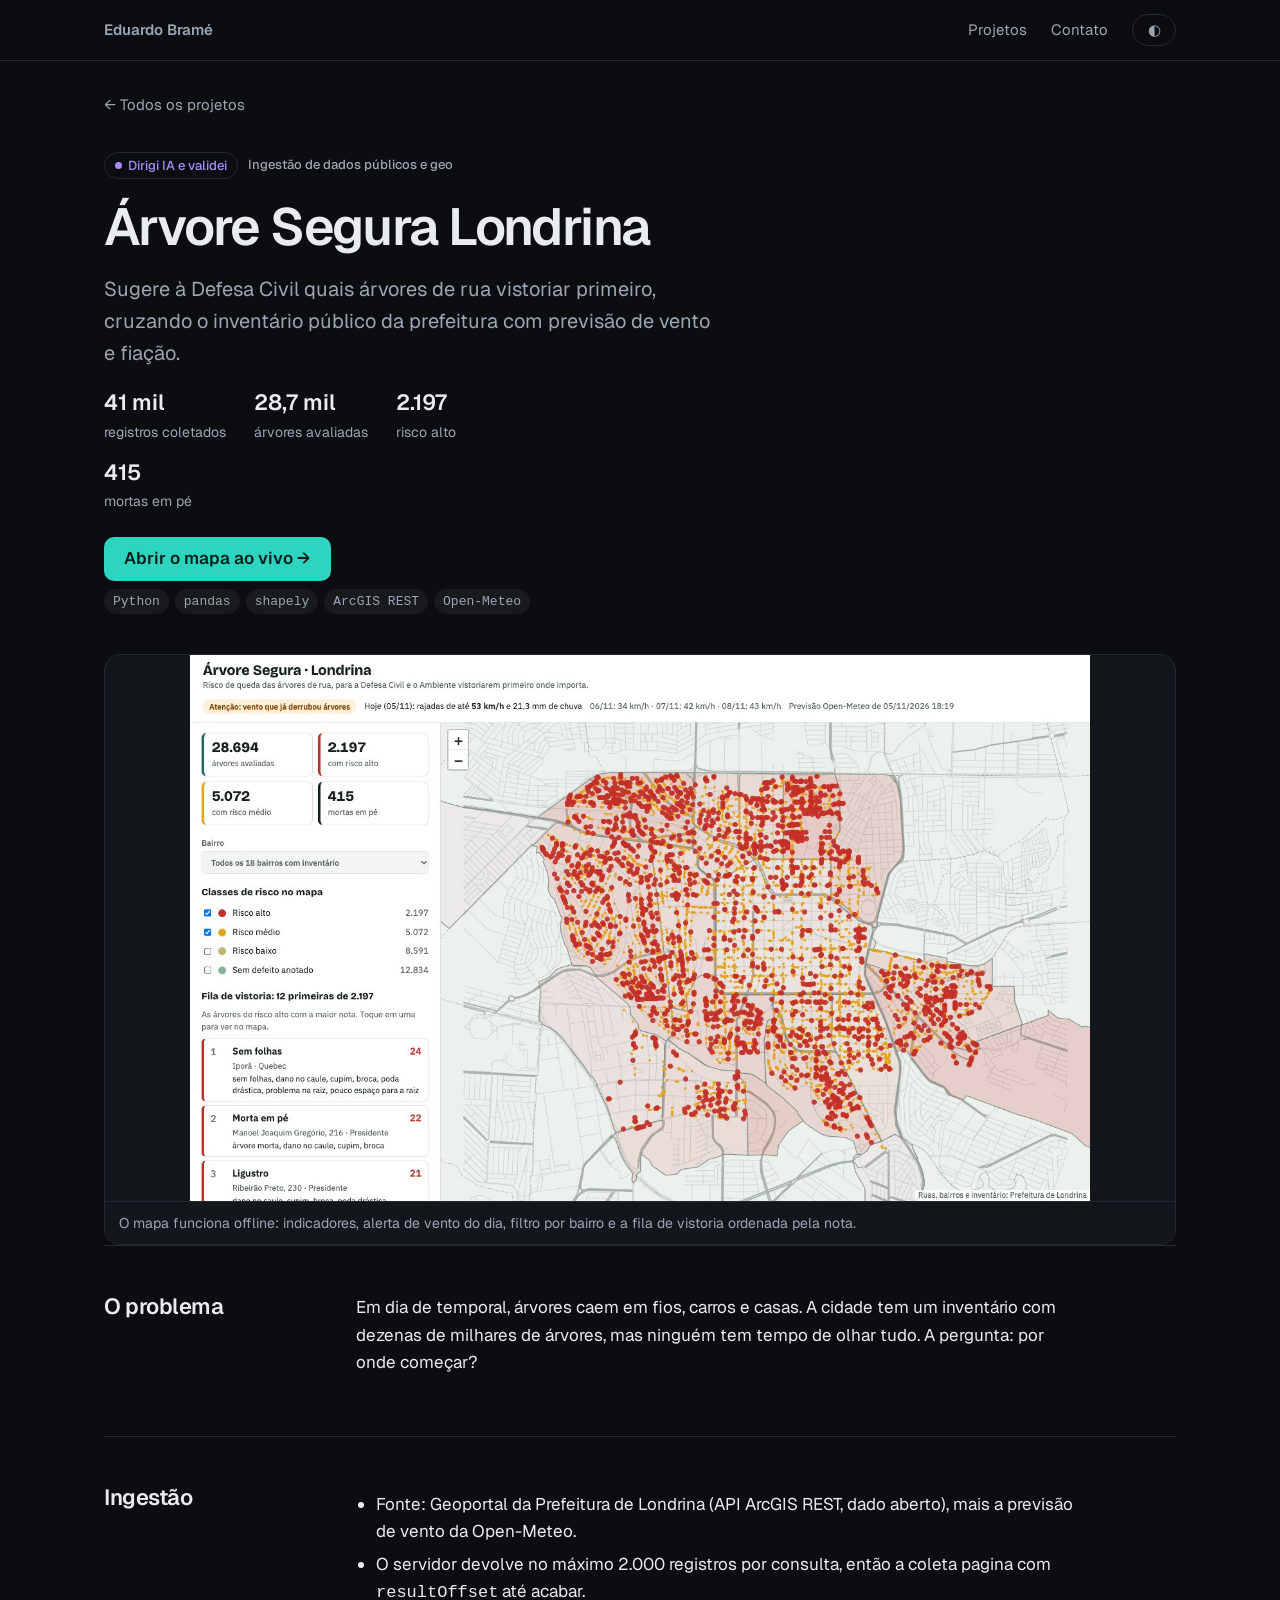
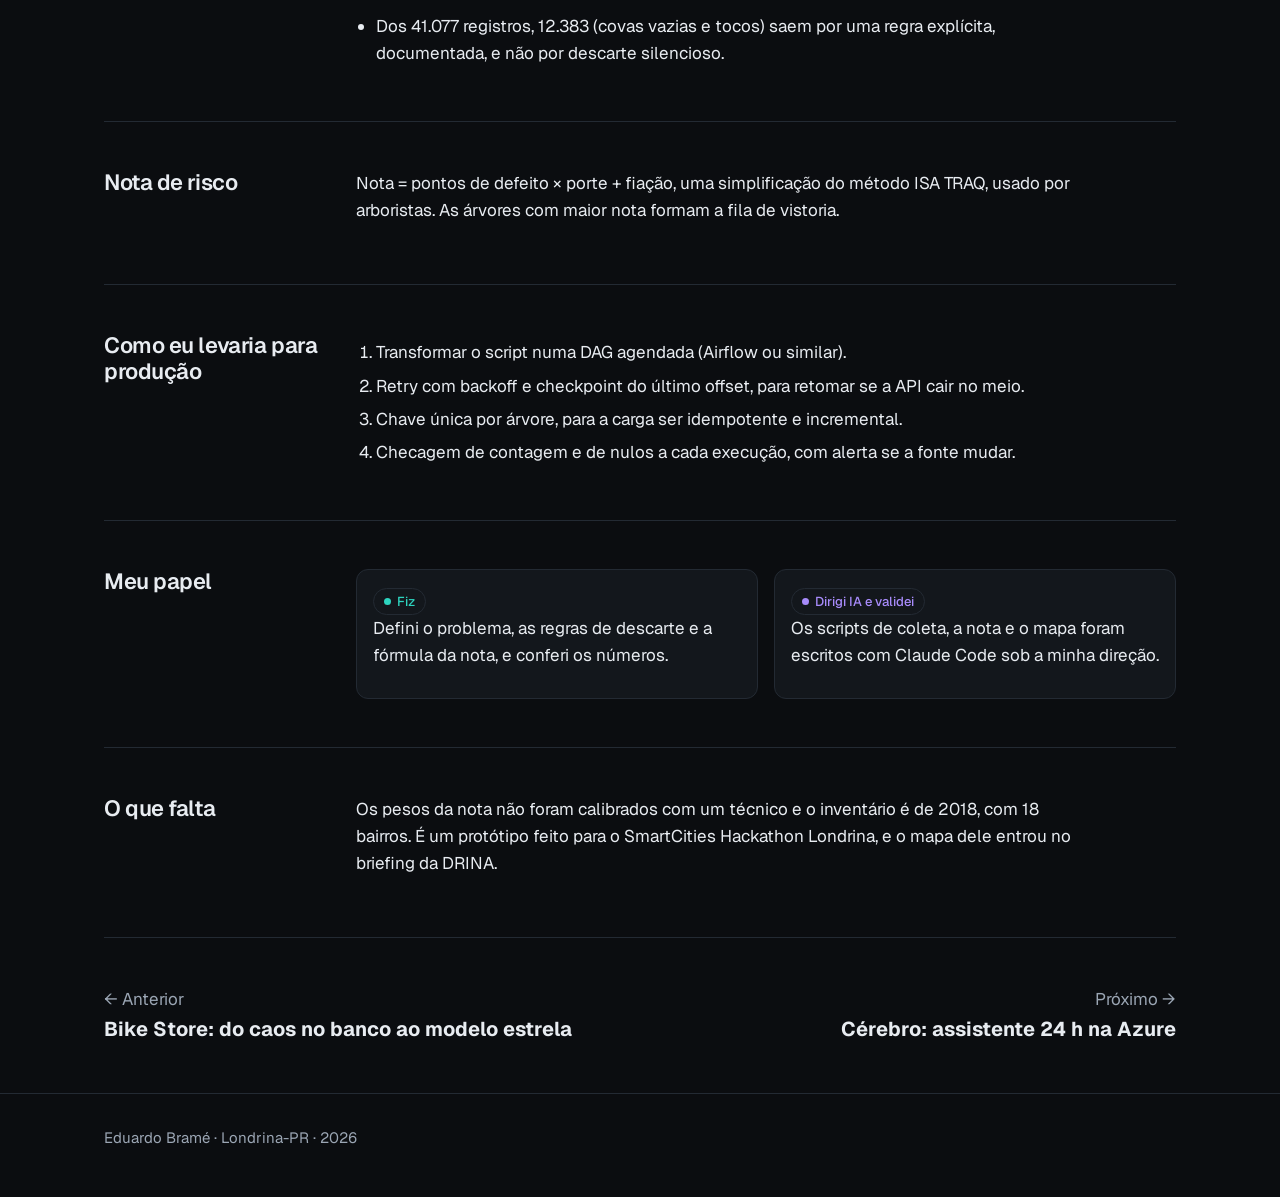
<file: projetos/arvore-segura.html>
<!doctype html><html lang="pt-BR" data-theme="dark"><head><meta charset="utf-8"><meta name="viewport" content="width=device-width,initial-scale=1">
<title>Árvore Segura Londrina · Eduardo Bramé</title><meta name="description" content="Sugere à Defesa Civil quais árvores de rua vistoriar primeiro, cruzando o inventário público da prefeitura com previsão de vento e fiação."><meta property="og:image" content="https://eduardobrame.github.io/assets/img/arvore-mapa.jpg">
<script>try{var t=localStorage.getItem('tema');if(t)document.documentElement.dataset.theme=t}catch(e){}</script>
<link rel="preconnect" href="https://fonts.googleapis.com"><link rel="preconnect" href="https://fonts.gstatic.com" crossorigin>
<link href="https://fonts.googleapis.com/css2?family=Geist:wght@400;500;600&display=swap" rel="stylesheet"><link rel="stylesheet" href="../assets/style.css?v=9"></head><body>
<nav><div class="wrap"><a class="me" href="../">Eduardo Bramé</a><a href="../#projetos">Projetos</a><a class="ct" href="../#contato">Contato</a><button id="tema" aria-label="Alternar tema claro/escuro">◐</button></div></nav><main class="wrap">
<a class="crumb" href="../#projetos">← Todos os projetos</a><header class="phero card dirigi" style="background:none;border:0;box-shadow:none;padding-left:0;padding-right:0"><span class="papel p-dirigi">Dirigi IA e validei</span><span class="cat">Ingestão de dados públicos e geo</span><h1>Árvore Segura Londrina</h1><p class="lead">Sugere à Defesa Civil quais árvores de rua vistoriar primeiro, cruzando o inventário público da prefeitura com previsão de vento e fiação.</p>
<div class="nums"><div><b>41 mil</b>registros coletados</div><div><b>28,7 mil</b>árvores avaliadas</div><div><b>2.197</b>risco alto</div><div><b>415</b>mortas em pé</div></div>
<div class="acoes"><a class="btn" href="../demos/arvore-segura.html">Abrir o mapa ao vivo →</a></div>
<div class="tags"><span class="tag">Python</span><span class="tag">pandas</span><span class="tag">shapely</span><span class="tag">ArcGIS REST</span><span class="tag">Open-Meteo</span></div></header>
<figure class="capa"><img src="../assets/img/arvore-mapa.jpg" alt="O mapa funciona offline: indicadores, alerta de vento do dia, filtro por bairro e a fila de vistoria ordenada pela nota." loading="eager"><figcaption>O mapa funciona offline: indicadores, alerta de vento do dia, filtro por bairro e a fila de vistoria ordenada pela nota.</figcaption></figure>
<section class="bloco"><h2>O problema</h2><div><p>Em dia de temporal, árvores caem em fios, carros e casas. A cidade tem um inventário com dezenas de milhares de árvores, mas ninguém tem tempo de olhar tudo. A pergunta: por onde começar?</p></div></section>
<section class="bloco"><h2>Ingestão</h2><div><ul><li>Fonte: Geoportal da Prefeitura de Londrina (API ArcGIS REST, dado aberto), mais a previsão de vento da Open-Meteo.</li><li>O servidor devolve no máximo 2.000 registros por consulta, então a coleta pagina com <code>resultOffset</code> até acabar.</li><li>Dos 41.077 registros, 12.383 (covas vazias e tocos) saem por uma regra explícita, documentada, e não por descarte silencioso.</li></ul></div></section>
<section class="bloco"><h2>Nota de risco</h2><div><p>Nota = pontos de defeito × porte + fiação, uma simplificação do método ISA TRAQ, usado por arboristas. As árvores com maior nota formam a fila de vistoria.</p></div></section>
<section class="bloco"><h2>Como eu levaria para produção</h2><div><ol><li>Transformar o script numa DAG agendada (Airflow ou similar).</li><li>Retry com backoff e checkpoint do último offset, para retomar se a API cair no meio.</li><li>Chave única por árvore, para a carga ser idempotente e incremental.</li><li>Checagem de contagem e de nulos a cada execução, com alerta se a fonte mudar.</li></ol></div></section>
<section class="bloco"><h2>Meu papel</h2><div class="papeltxt"><div><span class="papel p-fiz">Fiz</span><p>Defini o problema, as regras de descarte e a fórmula da nota, e conferi os números.</p></div><div><span class="papel p-dirigi">Dirigi IA e validei</span><p>Os scripts de coleta, a nota e o mapa foram escritos com Claude Code sob a minha direção.</p></div></div></section>
<section class="bloco"><h2>O que falta</h2><div><p>Os pesos da nota não foram calibrados com um técnico e o inventário é de 2018, com 18 bairros. É um protótipo feito para o SmartCities Hackathon Londrina, e o mapa dele entrou no briefing da DRINA.</p></div></section>
<div class="prox"><a href="bike-store.html">← Anterior<b>Bike Store: do caos no banco ao modelo estrela</b></a><a href="cerebro.html" style="text-align:right">Próximo →<b>Cérebro: assistente 24 h na Azure</b></a></div>
</main><footer><div class="wrap">Eduardo Bramé · Londrina-PR · 2026</div></footer>
<script>document.getElementById('tema').onclick=function(){var r=document.documentElement,n=r.dataset.theme==='light'?'dark':'light';r.dataset.theme=n;try{localStorage.setItem('tema',n)}catch(e){}};</script></body></html>
</file>
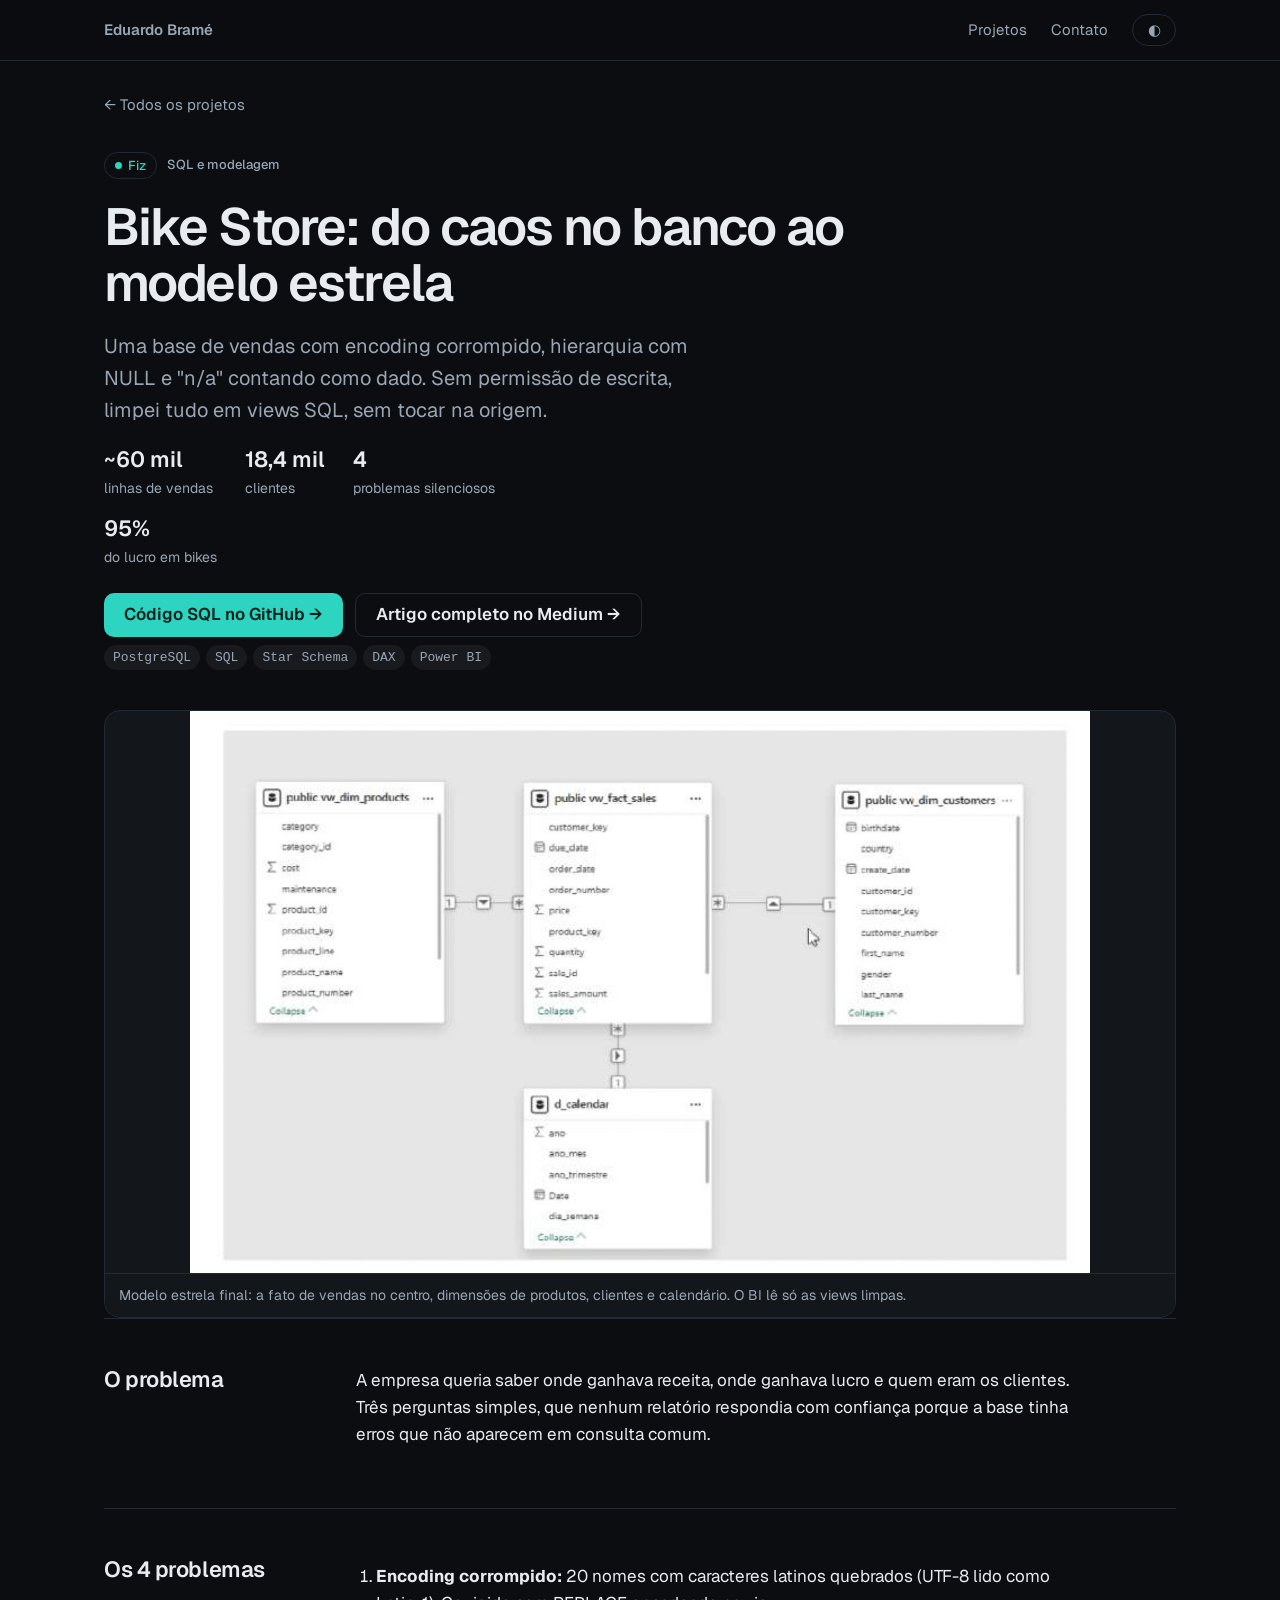
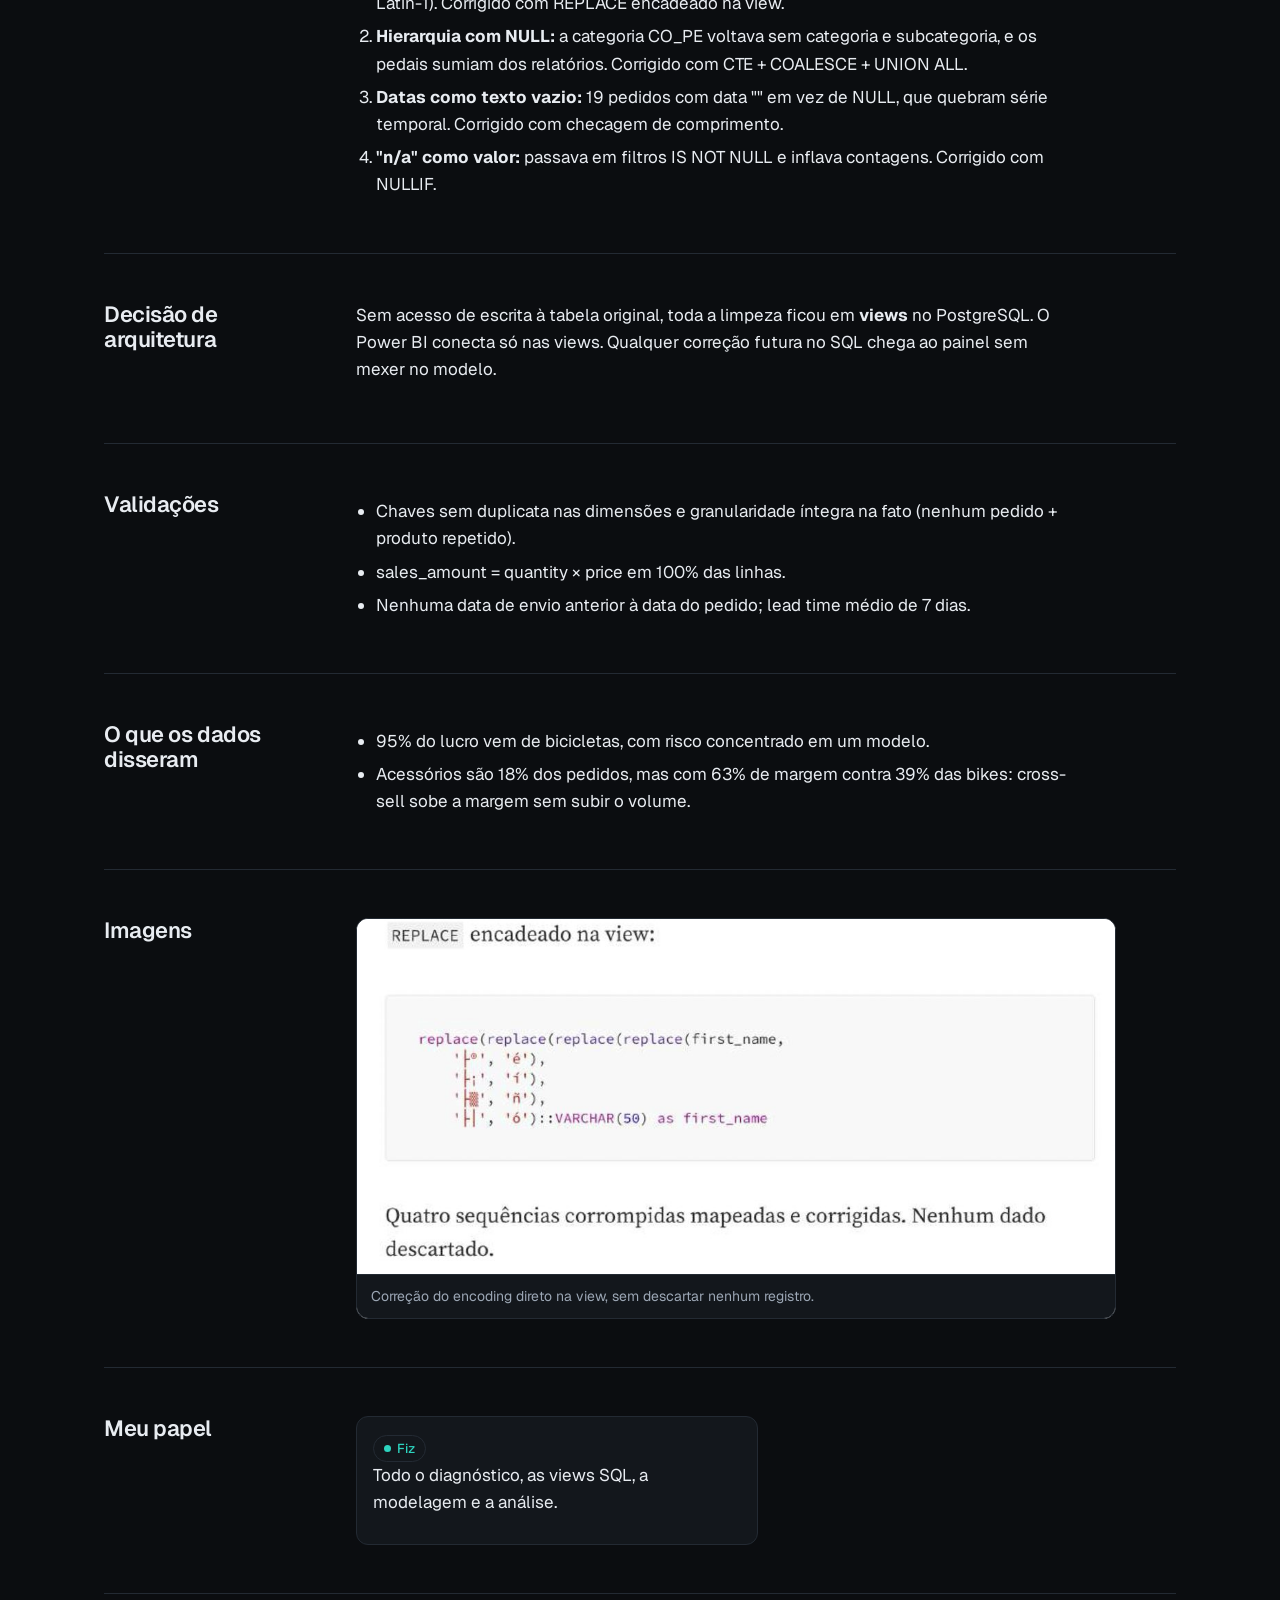
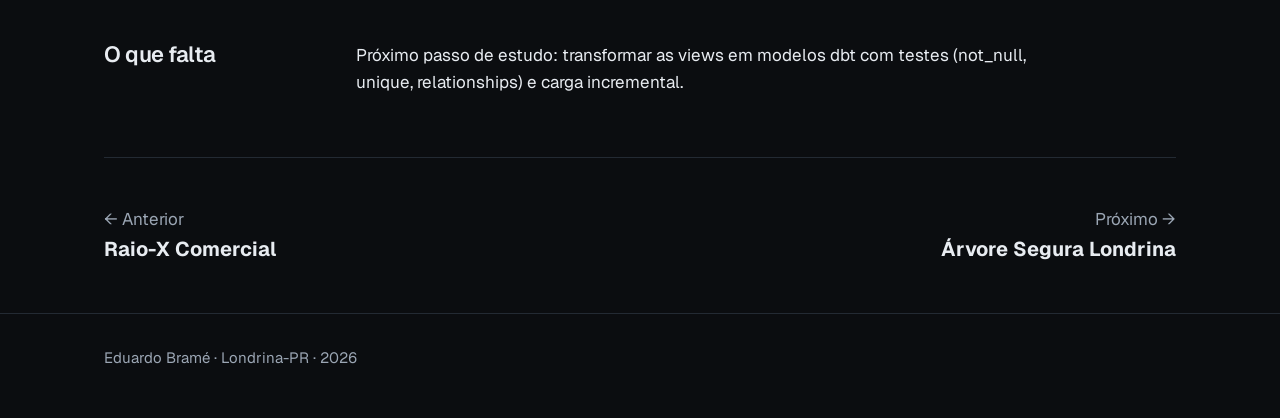
<file: projetos/bike-store.html>
<!doctype html><html lang="pt-BR" data-theme="dark"><head><meta charset="utf-8"><meta name="viewport" content="width=device-width,initial-scale=1">
<title>Bike Store: do caos no banco ao modelo estrela · Eduardo Bramé</title><meta name="description" content="Uma base de vendas com encoding corrompido, hierarquia com NULL e &quot;n/a&quot; contando como dado. Sem permissão de escrita, limpei tudo em views SQL, sem tocar na origem."><meta property="og:image" content="https://eduardobrame.github.io/assets/img/bike-modelo.jpg">
<script>try{var t=localStorage.getItem('tema');if(t)document.documentElement.dataset.theme=t}catch(e){}</script>
<link rel="preconnect" href="https://fonts.googleapis.com"><link rel="preconnect" href="https://fonts.gstatic.com" crossorigin>
<link href="https://fonts.googleapis.com/css2?family=Geist:wght@400;500;600&display=swap" rel="stylesheet"><link rel="stylesheet" href="../assets/style.css?v=9"></head><body>
<nav><div class="wrap"><a class="me" href="../">Eduardo Bramé</a><a href="../#projetos">Projetos</a><a class="ct" href="../#contato">Contato</a><button id="tema" aria-label="Alternar tema claro/escuro">◐</button></div></nav><main class="wrap">
<a class="crumb" href="../#projetos">← Todos os projetos</a><header class="phero card fiz" style="background:none;border:0;box-shadow:none;padding-left:0;padding-right:0"><span class="papel p-fiz">Fiz</span><span class="cat">SQL e modelagem</span><h1>Bike Store: do caos no banco ao modelo estrela</h1><p class="lead">Uma base de vendas com encoding corrompido, hierarquia com NULL e "n/a" contando como dado. Sem permissão de escrita, limpei tudo em views SQL, sem tocar na origem.</p>
<div class="nums"><div><b>~60 mil</b>linhas de vendas</div><div><b>18,4 mil</b>clientes</div><div><b>4</b>problemas silenciosos</div><div><b>95%</b>do lucro em bikes</div></div>
<div class="acoes"><a class="btn" href="https://github.com/EduardoBrame/bike-store-sql">Código SQL no GitHub →</a><a class="btn sec" href="https://medium.com/@galicianie/loja-de-bicicletas-analytics-do-caos-no-banco-de-dados-a-um-dashboard-de-neg%C3%B3cio-com-sql-e-power-eddb010e2efd">Artigo completo no Medium →</a></div>
<div class="tags"><span class="tag">PostgreSQL</span><span class="tag">SQL</span><span class="tag">Star Schema</span><span class="tag">DAX</span><span class="tag">Power BI</span></div></header>
<figure class="capa"><img src="../assets/img/bike-modelo.jpg" alt="Modelo estrela final: a fato de vendas no centro, dimensões de produtos, clientes e calendário. O BI lê só as views limpas." loading="eager"><figcaption>Modelo estrela final: a fato de vendas no centro, dimensões de produtos, clientes e calendário. O BI lê só as views limpas.</figcaption></figure>
<section class="bloco"><h2>O problema</h2><div><p>A empresa queria saber onde ganhava receita, onde ganhava lucro e quem eram os clientes. Três perguntas simples, que nenhum relatório respondia com confiança porque a base tinha erros que não aparecem em consulta comum.</p></div></section>
<section class="bloco"><h2>Os 4 problemas</h2><div><ol><li><b>Encoding corrompido:</b> 20 nomes com caracteres latinos quebrados (UTF-8 lido como Latin-1). Corrigido com REPLACE encadeado na view.</li><li><b>Hierarquia com NULL:</b> a categoria CO_PE voltava sem categoria e subcategoria, e os pedais sumiam dos relatórios. Corrigido com CTE + COALESCE + UNION ALL.</li><li><b>Datas como texto vazio:</b> 19 pedidos com data "" em vez de NULL, que quebram série temporal. Corrigido com checagem de comprimento.</li><li><b>"n/a" como valor:</b> passava em filtros IS NOT NULL e inflava contagens. Corrigido com NULLIF.</li></ol></div></section>
<section class="bloco"><h2>Decisão de arquitetura</h2><div><p>Sem acesso de escrita à tabela original, toda a limpeza ficou em <b>views</b> no PostgreSQL. O Power BI conecta só nas views. Qualquer correção futura no SQL chega ao painel sem mexer no modelo.</p></div></section>
<section class="bloco"><h2>Validações</h2><div><ul><li>Chaves sem duplicata nas dimensões e granularidade íntegra na fato (nenhum pedido + produto repetido).</li><li>sales_amount = quantity × price em 100% das linhas.</li><li>Nenhuma data de envio anterior à data do pedido; lead time médio de 7 dias.</li></ul></div></section>
<section class="bloco"><h2>O que os dados disseram</h2><div><ul><li>95% do lucro vem de bicicletas, com risco concentrado em um modelo.</li><li>Acessórios são 18% dos pedidos, mas com 63% de margem contra 39% das bikes: cross-sell sobe a margem sem subir o volume.</li></ul></div></section>
<section class="bloco"><h2>Imagens</h2><div class="gal"><figure class=""><img src="../assets/img/bike-encoding.jpg" alt="Correção do encoding direto na view, sem descartar nenhum registro." loading="lazy"><figcaption>Correção do encoding direto na view, sem descartar nenhum registro.</figcaption></figure></div></section>
<section class="bloco"><h2>Meu papel</h2><div class="papeltxt"><div><span class="papel p-fiz">Fiz</span><p>Todo o diagnóstico, as views SQL, a modelagem e a análise.</p></div></div></section>
<section class="bloco"><h2>O que falta</h2><div><p>Próximo passo de estudo: transformar as views em modelos dbt com testes (not_null, unique, relationships) e carga incremental.</p></div></section>
<div class="prox"><a href="raio-x.html">← Anterior<b>Raio-X Comercial</b></a><a href="arvore-segura.html" style="text-align:right">Próximo →<b>Árvore Segura Londrina</b></a></div>
</main><footer><div class="wrap">Eduardo Bramé · Londrina-PR · 2026</div></footer>
<script>document.getElementById('tema').onclick=function(){var r=document.documentElement,n=r.dataset.theme==='light'?'dark':'light';r.dataset.theme=n;try{localStorage.setItem('tema',n)}catch(e){}};</script></body></html>
</file>
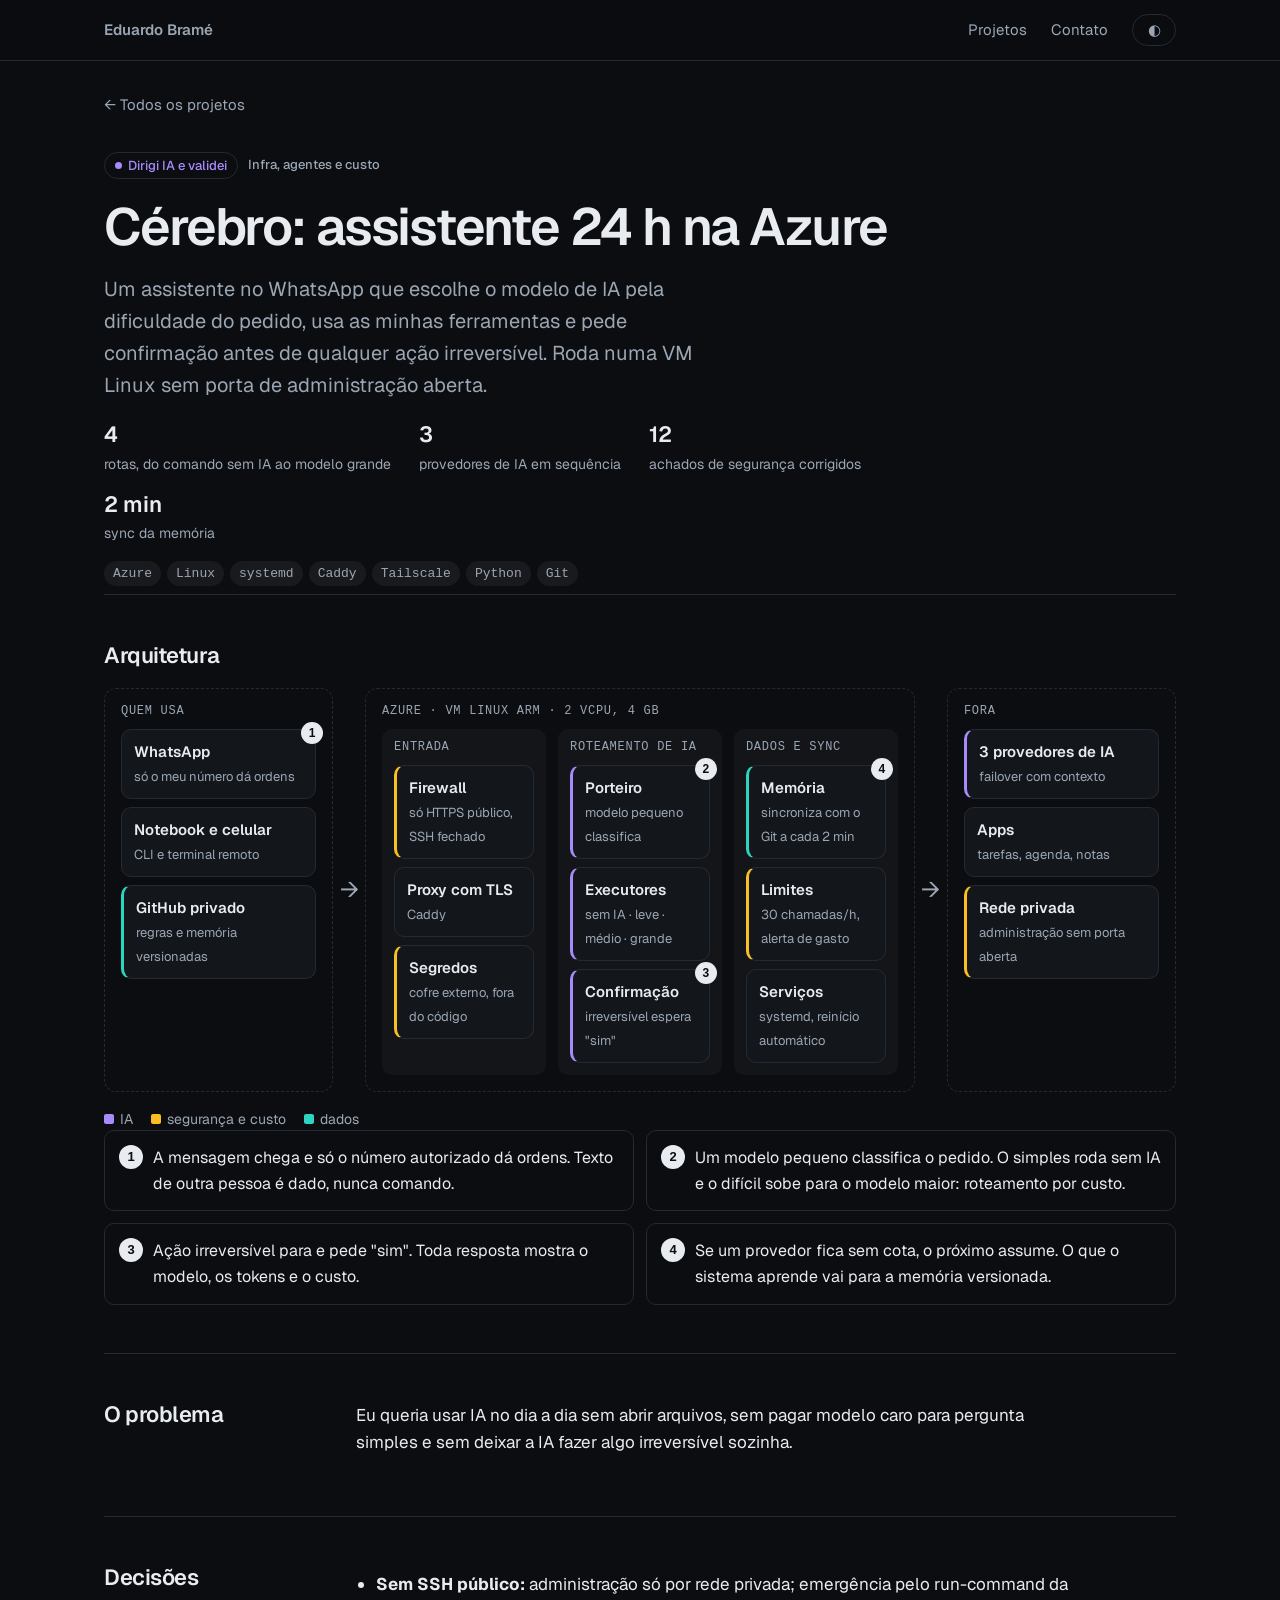
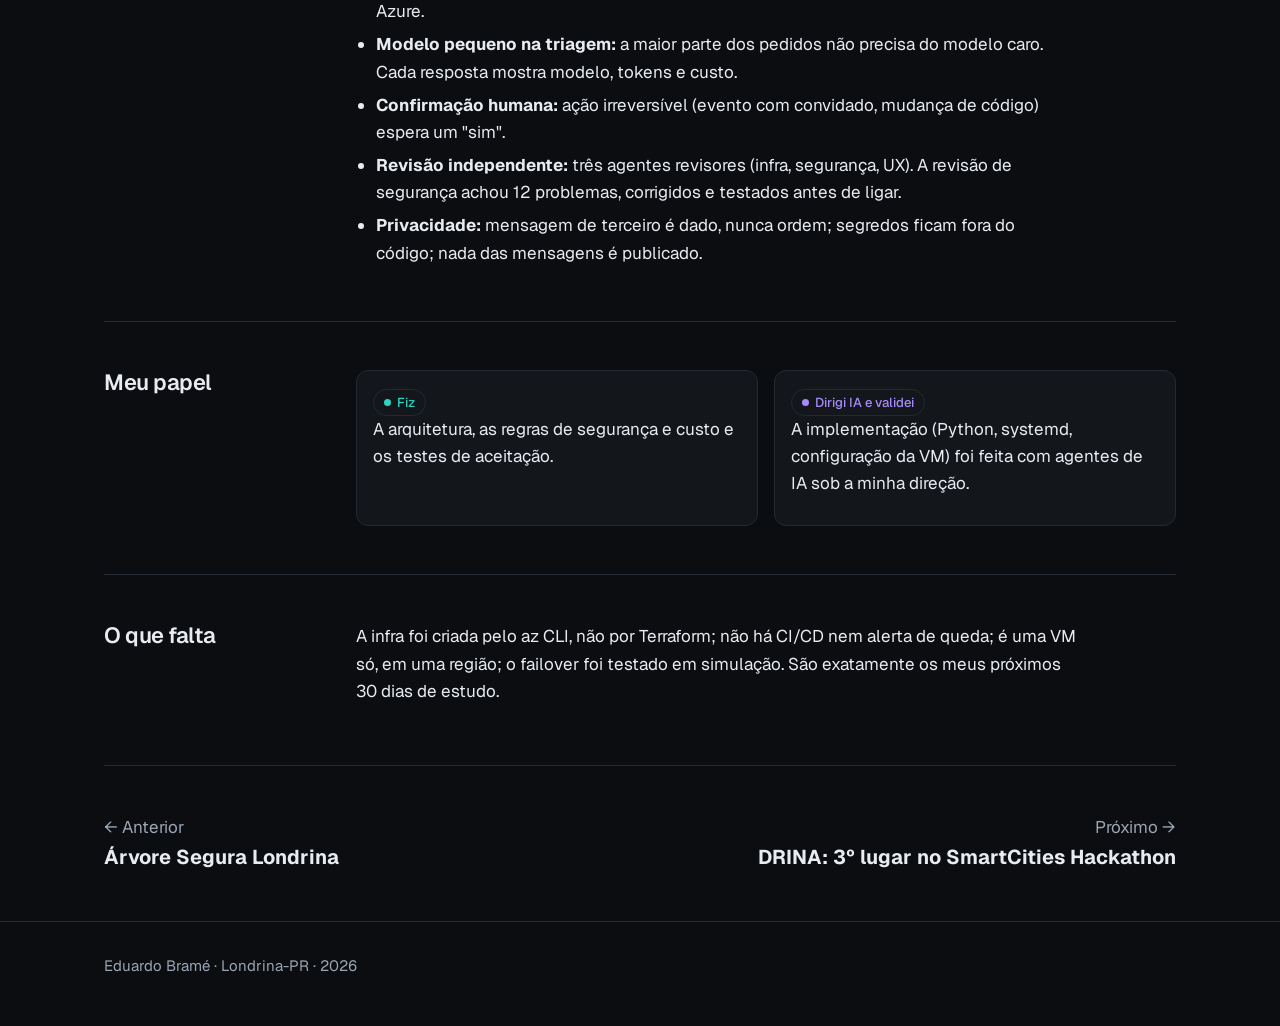
<file: projetos/cerebro.html>
<!doctype html><html lang="pt-BR" data-theme="dark"><head><meta charset="utf-8"><meta name="viewport" content="width=device-width,initial-scale=1">
<title>Cérebro: assistente 24 h na Azure · Eduardo Bramé</title><meta name="description" content="Um assistente no WhatsApp que escolhe o modelo de IA pela dificuldade do pedido, usa as minhas ferramentas e pede confirmação antes de qualquer ação irreversível. Roda numa VM Linux sem porta de administração aberta."><meta property="og:image" content="https://eduardobrame.github.io/assets/img/cerebro-thumb.jpg">
<script>try{var t=localStorage.getItem('tema');if(t)document.documentElement.dataset.theme=t}catch(e){}</script>
<link rel="preconnect" href="https://fonts.googleapis.com"><link rel="preconnect" href="https://fonts.gstatic.com" crossorigin>
<link href="https://fonts.googleapis.com/css2?family=Geist:wght@400;500;600&display=swap" rel="stylesheet"><link rel="stylesheet" href="../assets/style.css?v=9"></head><body>
<nav><div class="wrap"><a class="me" href="../">Eduardo Bramé</a><a href="../#projetos">Projetos</a><a class="ct" href="../#contato">Contato</a><button id="tema" aria-label="Alternar tema claro/escuro">◐</button></div></nav><main class="wrap">
<a class="crumb" href="../#projetos">← Todos os projetos</a><header class="phero card dirigi" style="background:none;border:0;box-shadow:none;padding-left:0;padding-right:0"><span class="papel p-dirigi">Dirigi IA e validei</span><span class="cat">Infra, agentes e custo</span><h1>Cérebro: assistente 24 h na Azure</h1><p class="lead">Um assistente no WhatsApp que escolhe o modelo de IA pela dificuldade do pedido, usa as minhas ferramentas e pede confirmação antes de qualquer ação irreversível. Roda numa VM Linux sem porta de administração aberta.</p>
<div class="nums"><div><b>4</b>rotas, do comando sem IA ao modelo grande</div><div><b>3</b>provedores de IA em sequência</div><div><b>12</b>achados de segurança corrigidos</div><div><b>2 min</b>sync da memória</div></div>
<div class="tags"><span class="tag">Azure</span><span class="tag">Linux</span><span class="tag">systemd</span><span class="tag">Caddy</span><span class="tag">Tailscale</span><span class="tag">Python</span><span class="tag">Git</span></div></header>
<section class="bloco" id="sistema" style="display:block"><h2 style="margin-bottom:20px">Arquitetura</h2><div class="arch">
  <div class="zona"><small>Quem usa</small>
   <div class="node" data-step="1"><b>WhatsApp</b><span>só o meu número dá ordens</span></div>
   <div class="node"><b>Notebook e celular</b><span>CLI e terminal remoto</span></div>
   <div class="node dado"><b>GitHub privado</b><span>regras e memória versionadas</span></div>
  </div>
  <div class="seta" aria-hidden="true">→</div>
  <div class="zona"><small>Azure · VM Linux ARM · 2 vCPU, 4 GB</small>
   <div class="vm">
    <div class="grupo"><small>Entrada</small>
     <div class="node sec"><b>Firewall</b><span>só HTTPS público, SSH fechado</span></div>
     <div class="node"><b>Proxy com TLS</b><span>Caddy</span></div>
     <div class="node sec"><b>Segredos</b><span>cofre externo, fora do código</span></div></div>
    <div class="grupo"><small>Roteamento de IA</small>
     <div class="node ia" data-step="2"><b>Porteiro</b><span>modelo pequeno classifica</span></div>
     <div class="node ia"><b>Executores</b><span>sem IA · leve · médio · grande</span></div>
     <div class="node ia" data-step="3"><b>Confirmação</b><span>irreversível espera "sim"</span></div></div>
    <div class="grupo"><small>Dados e sync</small>
     <div class="node dado" data-step="4"><b>Memória</b><span>sincroniza com o Git a cada 2 min</span></div>
     <div class="node sec"><b>Limites</b><span>30 chamadas/h, alerta de gasto</span></div>
     <div class="node"><b>Serviços</b><span>systemd, reinício automático</span></div></div>
   </div>
  </div>
  <div class="seta" aria-hidden="true">→</div>
  <div class="zona"><small>Fora</small>
   <div class="node ia"><b>3 provedores de IA</b><span>failover com contexto</span></div>
   <div class="node"><b>Apps</b><span>tarefas, agenda, notas</span></div>
   <div class="node sec"><b>Rede privada</b><span>administração sem porta aberta</span></div>
  </div>
 </div>
 <div class="cores"><span style="--k:var(--dirigi)">IA</span><span style="--k:var(--est)">segurança e custo</span><span style="--k:var(--fiz)">dados</span></div>
 <ol class="flow">
  <li data-step="1">A mensagem chega e só o número autorizado dá ordens. Texto de outra pessoa é dado, nunca comando.</li>
  <li data-step="2">Um modelo pequeno classifica o pedido. O simples roda sem IA e o difícil sobe para o modelo maior: roteamento por custo.</li>
  <li data-step="3">Ação irreversível para e pede "sim". Toda resposta mostra o modelo, os tokens e o custo.</li>
  <li data-step="4">Se um provedor fica sem cota, o próximo assume. O que o sistema aprende vai para a memória versionada.</li>
 </ol></section>
<section class="bloco"><h2>O problema</h2><div><p>Eu queria usar IA no dia a dia sem abrir arquivos, sem pagar modelo caro para pergunta simples e sem deixar a IA fazer algo irreversível sozinha.</p></div></section>
<section class="bloco"><h2>Decisões</h2><div><ul><li><b>Sem SSH público:</b> administração só por rede privada; emergência pelo run-command da Azure.</li><li><b>Modelo pequeno na triagem:</b> a maior parte dos pedidos não precisa do modelo caro. Cada resposta mostra modelo, tokens e custo.</li><li><b>Confirmação humana:</b> ação irreversível (evento com convidado, mudança de código) espera um "sim".</li><li><b>Revisão independente:</b> três agentes revisores (infra, segurança, UX). A revisão de segurança achou 12 problemas, corrigidos e testados antes de ligar.</li><li><b>Privacidade:</b> mensagem de terceiro é dado, nunca ordem; segredos ficam fora do código; nada das mensagens é publicado.</li></ul></div></section>
<section class="bloco"><h2>Meu papel</h2><div class="papeltxt"><div><span class="papel p-fiz">Fiz</span><p>A arquitetura, as regras de segurança e custo e os testes de aceitação.</p></div><div><span class="papel p-dirigi">Dirigi IA e validei</span><p>A implementação (Python, systemd, configuração da VM) foi feita com agentes de IA sob a minha direção.</p></div></div></section>
<section class="bloco"><h2>O que falta</h2><div><p>A infra foi criada pelo az CLI, não por Terraform; não há CI/CD nem alerta de queda; é uma VM só, em uma região; o failover foi testado em simulação. São exatamente os meus próximos 30 dias de estudo.</p></div></section>
<div class="prox"><a href="arvore-segura.html">← Anterior<b>Árvore Segura Londrina</b></a><a href="drina.html" style="text-align:right">Próximo →<b>DRINA: 3º lugar no SmartCities Hackathon</b></a></div>
</main><footer><div class="wrap">Eduardo Bramé · Londrina-PR · 2026</div></footer>
<script>document.getElementById('tema').onclick=function(){var r=document.documentElement,n=r.dataset.theme==='light'?'dark':'light';r.dataset.theme=n;try{localStorage.setItem('tema',n)}catch(e){}};</script></body></html>
</file>
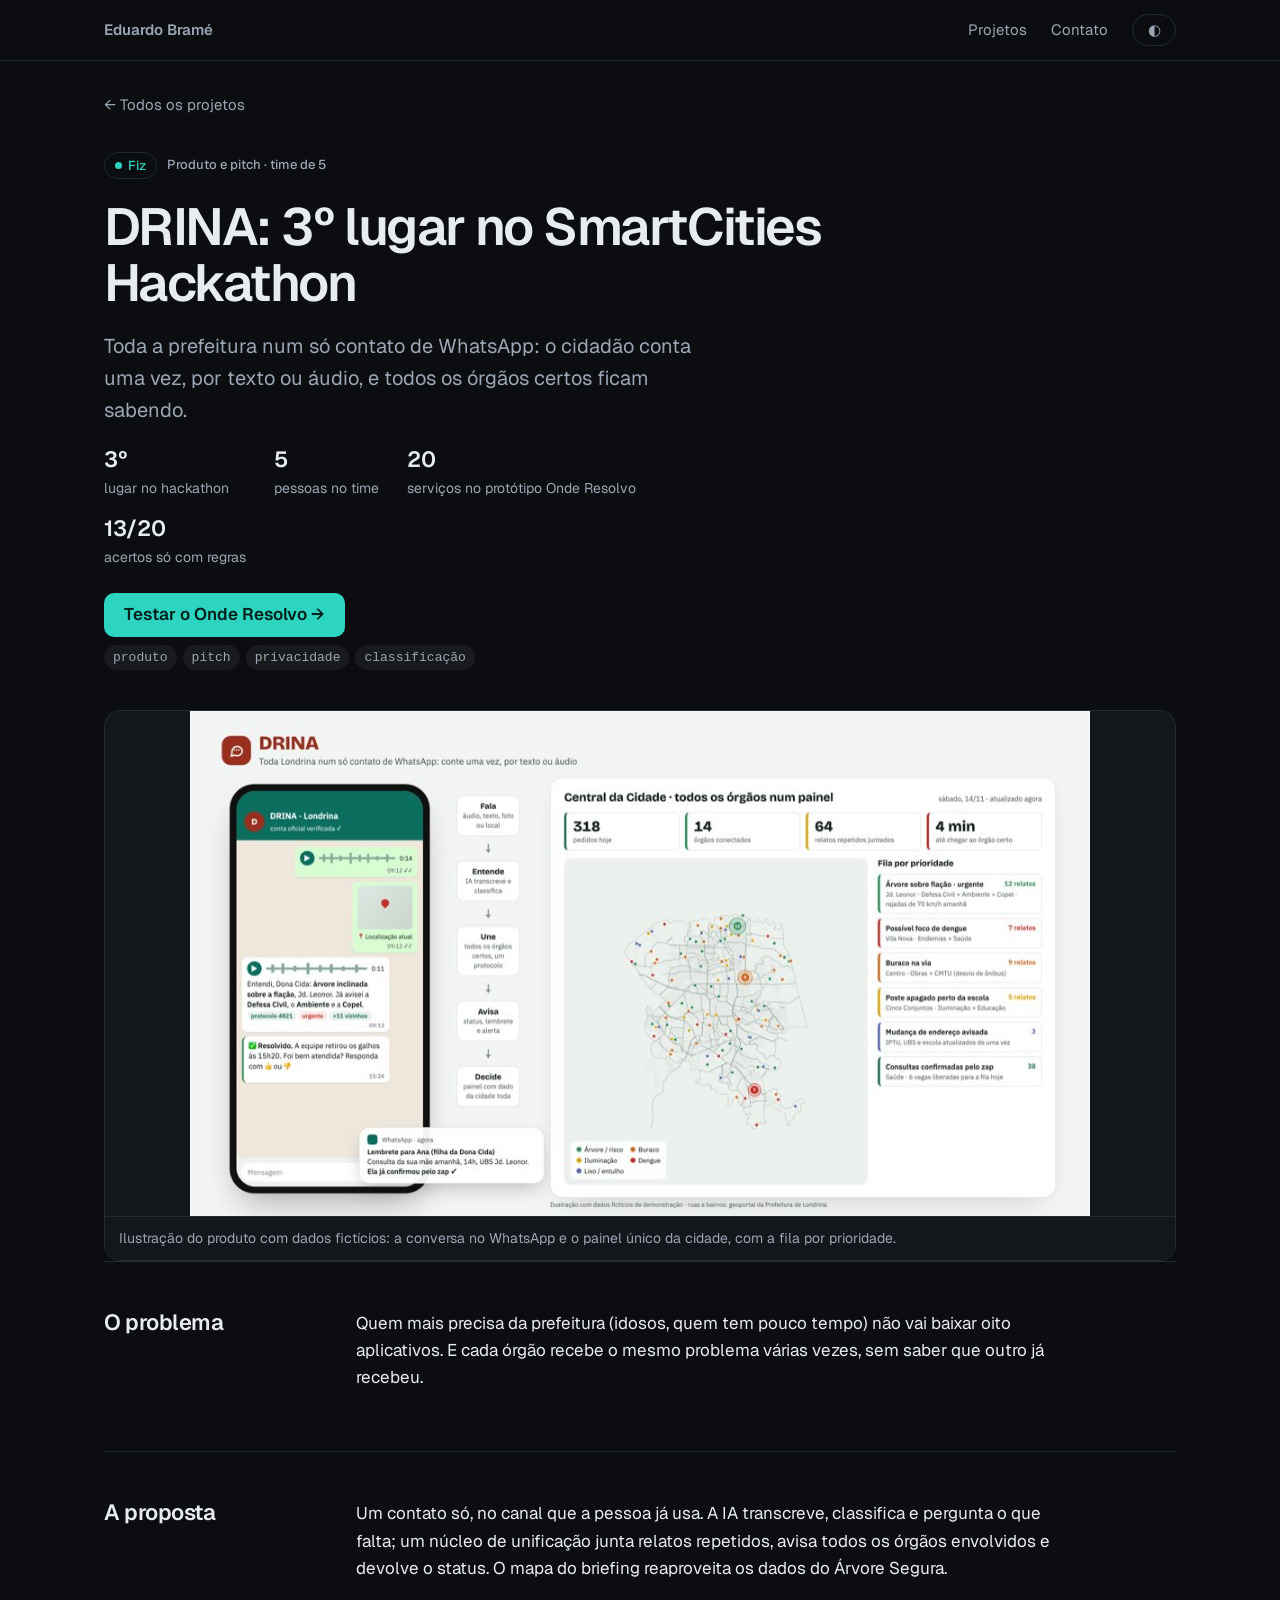
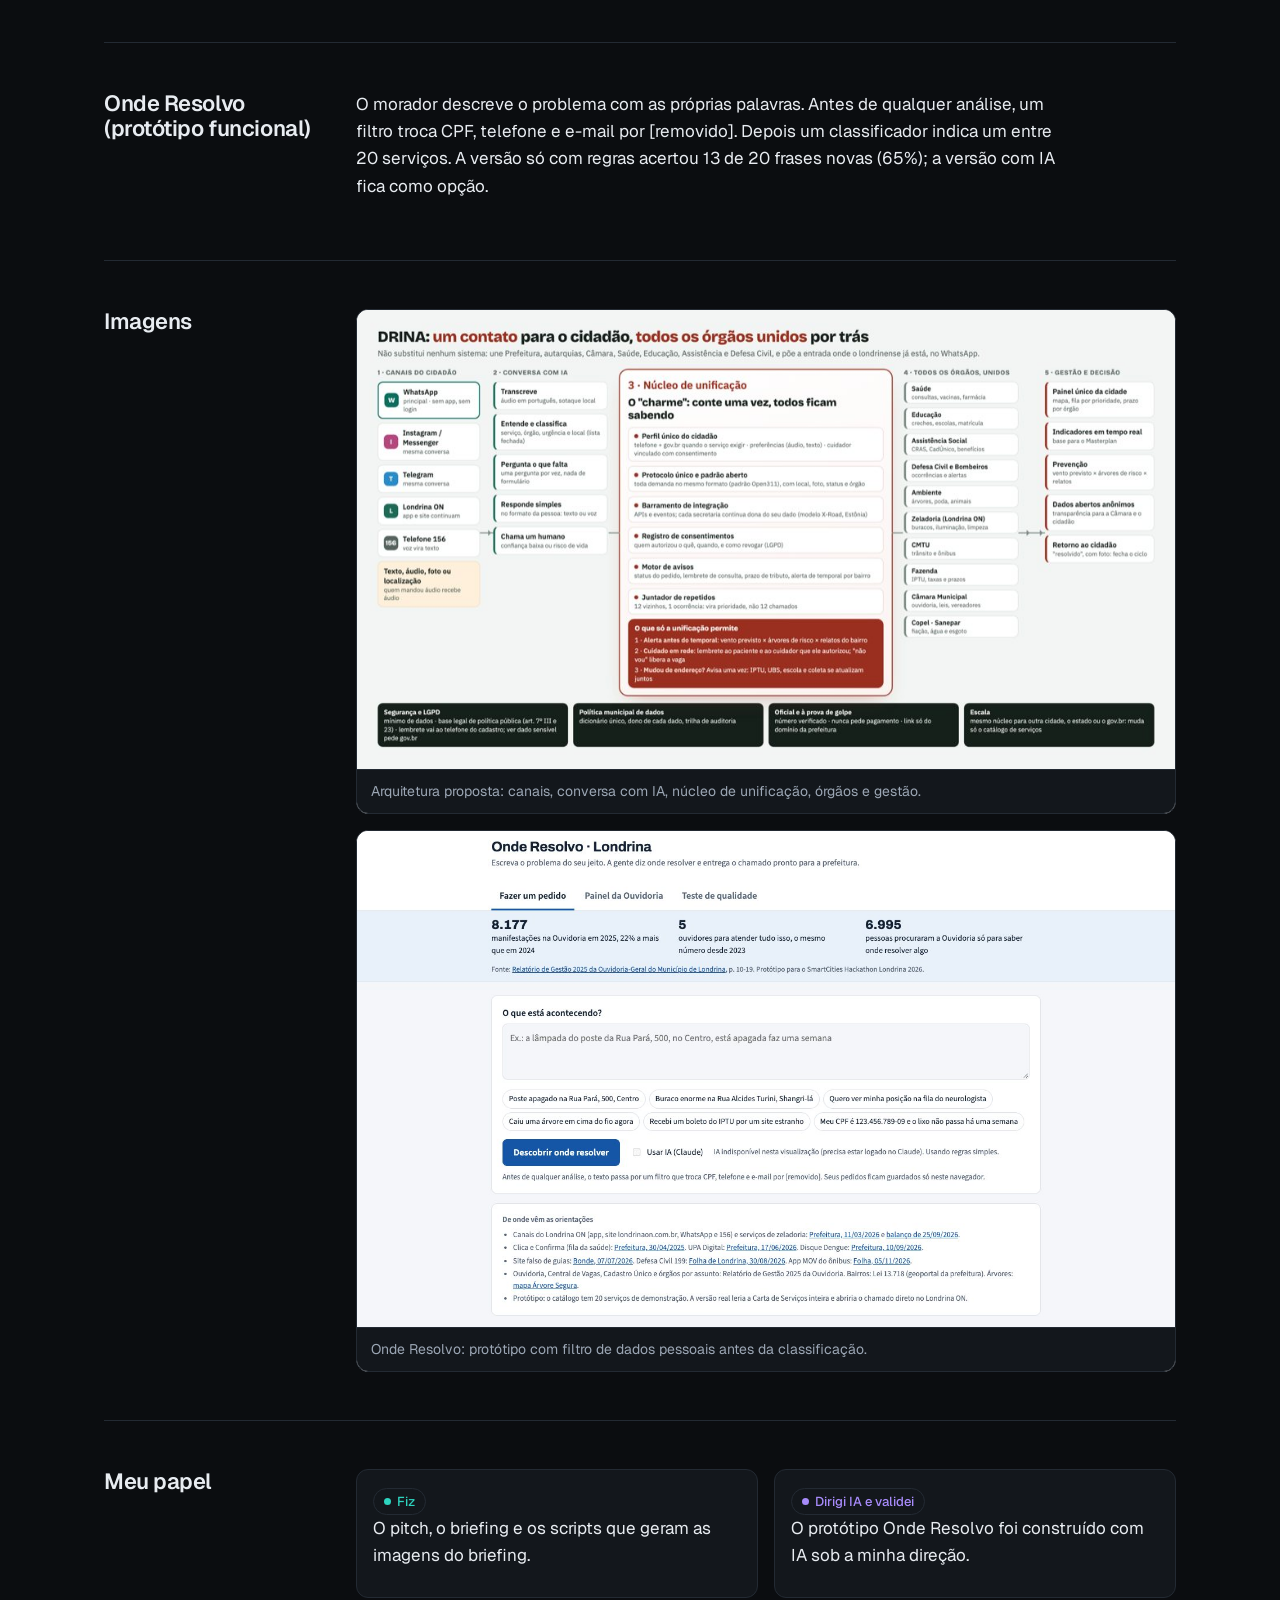
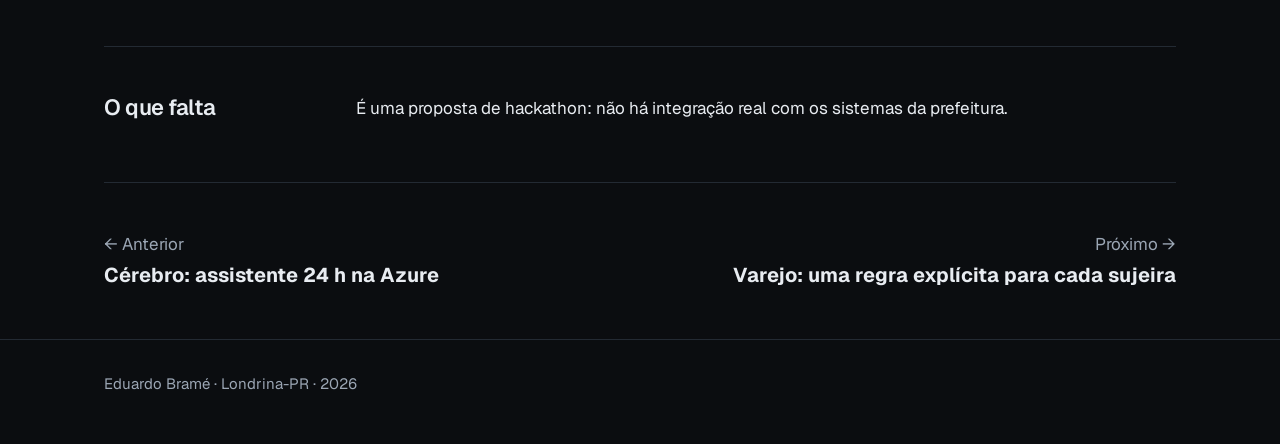
<file: projetos/drina.html>
<!doctype html><html lang="pt-BR" data-theme="dark"><head><meta charset="utf-8"><meta name="viewport" content="width=device-width,initial-scale=1">
<title>DRINA: 3º lugar no SmartCities Hackathon · Eduardo Bramé</title><meta name="description" content="Toda a prefeitura num só contato de WhatsApp: o cidadão conta uma vez, por texto ou áudio, e todos os órgãos certos ficam sabendo."><meta property="og:image" content="https://eduardobrame.github.io/assets/img/drina-produto.jpg">
<script>try{var t=localStorage.getItem('tema');if(t)document.documentElement.dataset.theme=t}catch(e){}</script>
<link rel="preconnect" href="https://fonts.googleapis.com"><link rel="preconnect" href="https://fonts.gstatic.com" crossorigin>
<link href="https://fonts.googleapis.com/css2?family=Geist:wght@400;500;600&display=swap" rel="stylesheet"><link rel="stylesheet" href="../assets/style.css?v=9"></head><body>
<nav><div class="wrap"><a class="me" href="../">Eduardo Bramé</a><a href="../#projetos">Projetos</a><a class="ct" href="../#contato">Contato</a><button id="tema" aria-label="Alternar tema claro/escuro">◐</button></div></nav><main class="wrap">
<a class="crumb" href="../#projetos">← Todos os projetos</a><header class="phero card fiz" style="background:none;border:0;box-shadow:none;padding-left:0;padding-right:0"><span class="papel p-fiz">Fiz</span><span class="cat">Produto e pitch · time de 5</span><h1>DRINA: 3º lugar no SmartCities Hackathon</h1><p class="lead">Toda a prefeitura num só contato de WhatsApp: o cidadão conta uma vez, por texto ou áudio, e todos os órgãos certos ficam sabendo.</p>
<div class="nums"><div><b>3º</b>lugar no hackathon</div><div><b>5</b>pessoas no time</div><div><b>20</b>serviços no protótipo Onde Resolvo</div><div><b>13/20</b>acertos só com regras</div></div>
<div class="acoes"><a class="btn" href="../demos/onde-resolvo.html">Testar o Onde Resolvo →</a></div>
<div class="tags"><span class="tag">produto</span><span class="tag">pitch</span><span class="tag">privacidade</span><span class="tag">classificação</span></div></header>
<figure class="capa"><img src="../assets/img/drina-produto.jpg" alt="Ilustração do produto com dados fictícios: a conversa no WhatsApp e o painel único da cidade, com a fila por prioridade." loading="eager"><figcaption>Ilustração do produto com dados fictícios: a conversa no WhatsApp e o painel único da cidade, com a fila por prioridade.</figcaption></figure>
<section class="bloco"><h2>O problema</h2><div><p>Quem mais precisa da prefeitura (idosos, quem tem pouco tempo) não vai baixar oito aplicativos. E cada órgão recebe o mesmo problema várias vezes, sem saber que outro já recebeu.</p></div></section>
<section class="bloco"><h2>A proposta</h2><div><p>Um contato só, no canal que a pessoa já usa. A IA transcreve, classifica e pergunta o que falta; um núcleo de unificação junta relatos repetidos, avisa todos os órgãos envolvidos e devolve o status. O mapa do briefing reaproveita os dados do Árvore Segura.</p></div></section>
<section class="bloco"><h2>Onde Resolvo (protótipo funcional)</h2><div><p>O morador descreve o problema com as próprias palavras. Antes de qualquer análise, um filtro troca CPF, telefone e e-mail por [removido]. Depois um classificador indica um entre 20 serviços. A versão só com regras acertou 13 de 20 frases novas (65%); a versão com IA fica como opção.</p></div></section>
<section class="bloco"><h2>Imagens</h2><div class="gal"><figure class="full"><img src="../assets/img/drina-arquitetura.jpg" alt="Arquitetura proposta: canais, conversa com IA, núcleo de unificação, órgãos e gestão." loading="lazy"><figcaption>Arquitetura proposta: canais, conversa com IA, núcleo de unificação, órgãos e gestão.</figcaption></figure><figure class="full"><img src="../assets/img/onde-resolvo.jpg" alt="Onde Resolvo: protótipo com filtro de dados pessoais antes da classificação." loading="lazy"><figcaption>Onde Resolvo: protótipo com filtro de dados pessoais antes da classificação.</figcaption></figure></div></section>
<section class="bloco"><h2>Meu papel</h2><div class="papeltxt"><div><span class="papel p-fiz">Fiz</span><p>O pitch, o briefing e os scripts que geram as imagens do briefing.</p></div><div><span class="papel p-dirigi">Dirigi IA e validei</span><p>O protótipo Onde Resolvo foi construído com IA sob a minha direção.</p></div></div></section>
<section class="bloco"><h2>O que falta</h2><div><p>É uma proposta de hackathon: não há integração real com os sistemas da prefeitura.</p></div></section>
<div class="prox"><a href="cerebro.html">← Anterior<b>Cérebro: assistente 24 h na Azure</b></a><a href="varejo.html" style="text-align:right">Próximo →<b>Varejo: uma regra explícita para cada sujeira</b></a></div>
</main><footer><div class="wrap">Eduardo Bramé · Londrina-PR · 2026</div></footer>
<script>document.getElementById('tema').onclick=function(){var r=document.documentElement,n=r.dataset.theme==='light'?'dark':'light';r.dataset.theme=n;try{localStorage.setItem('tema',n)}catch(e){}};</script></body></html>
</file>
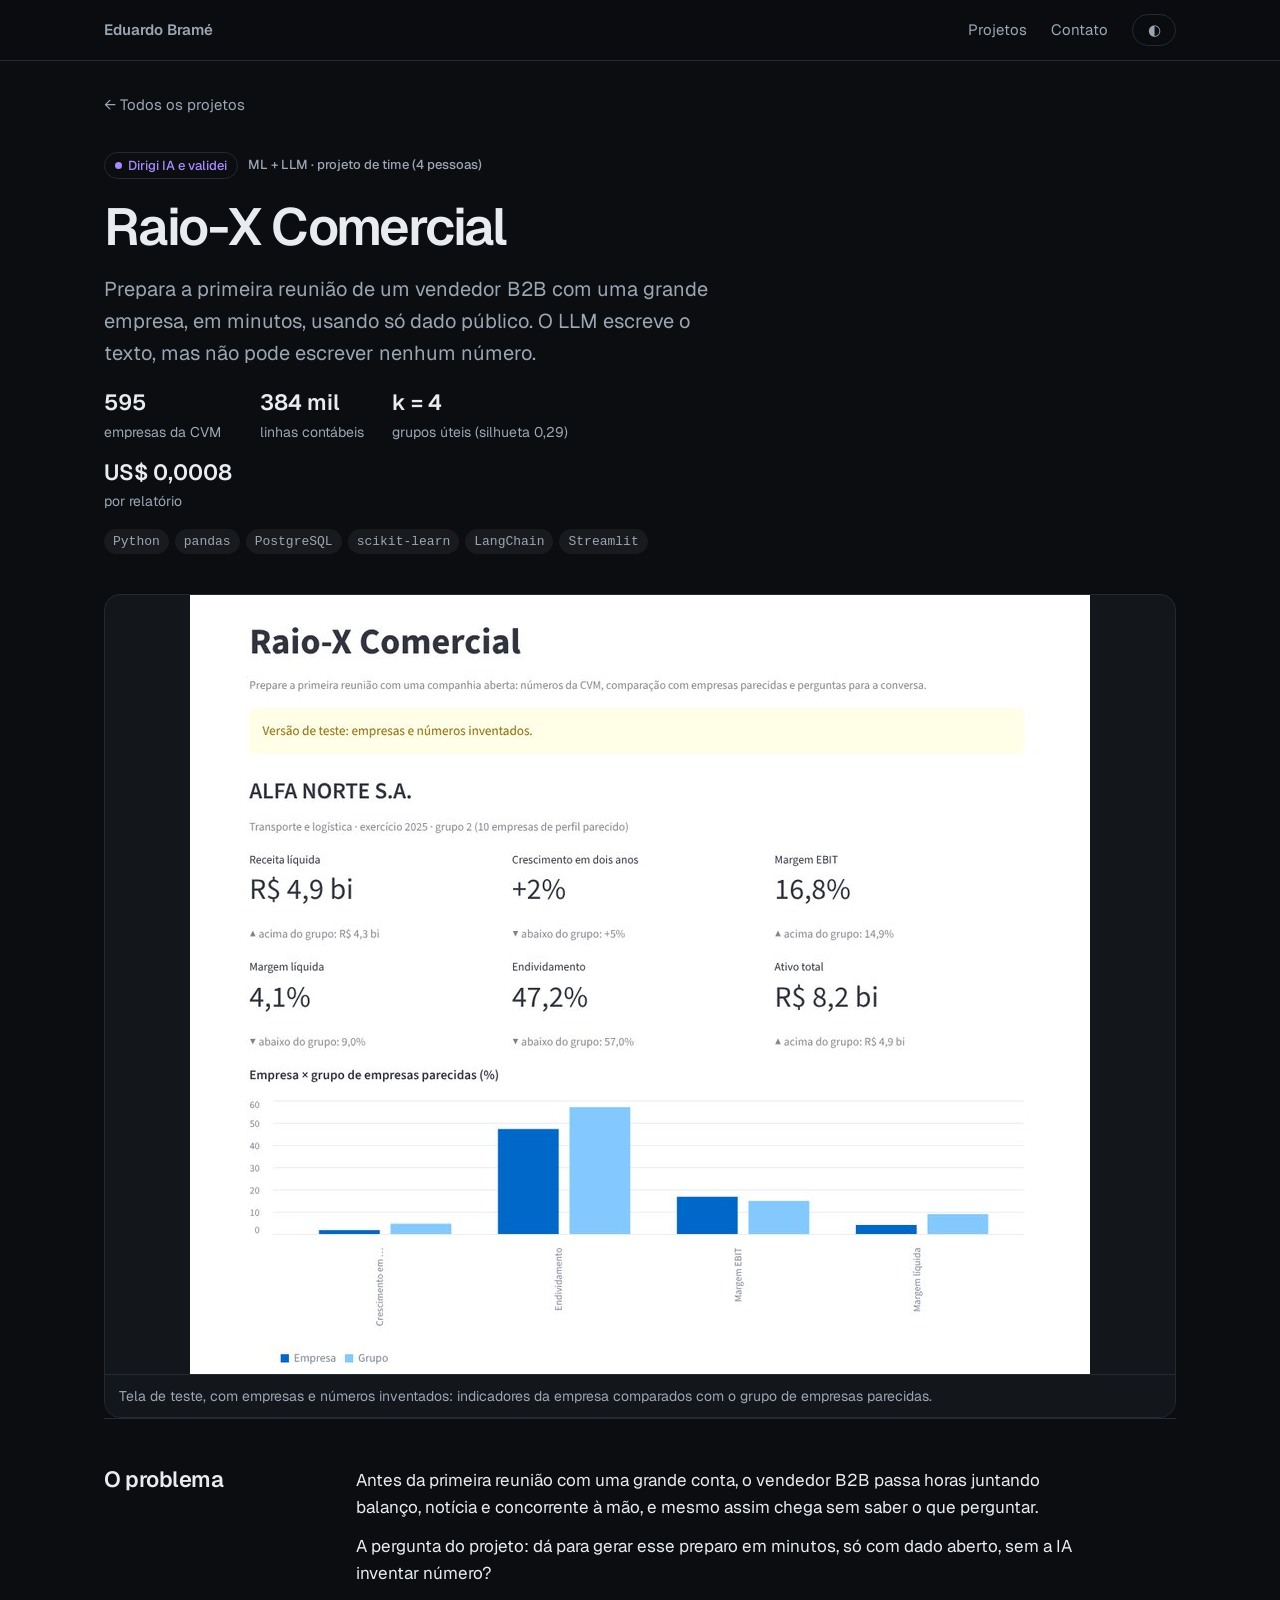
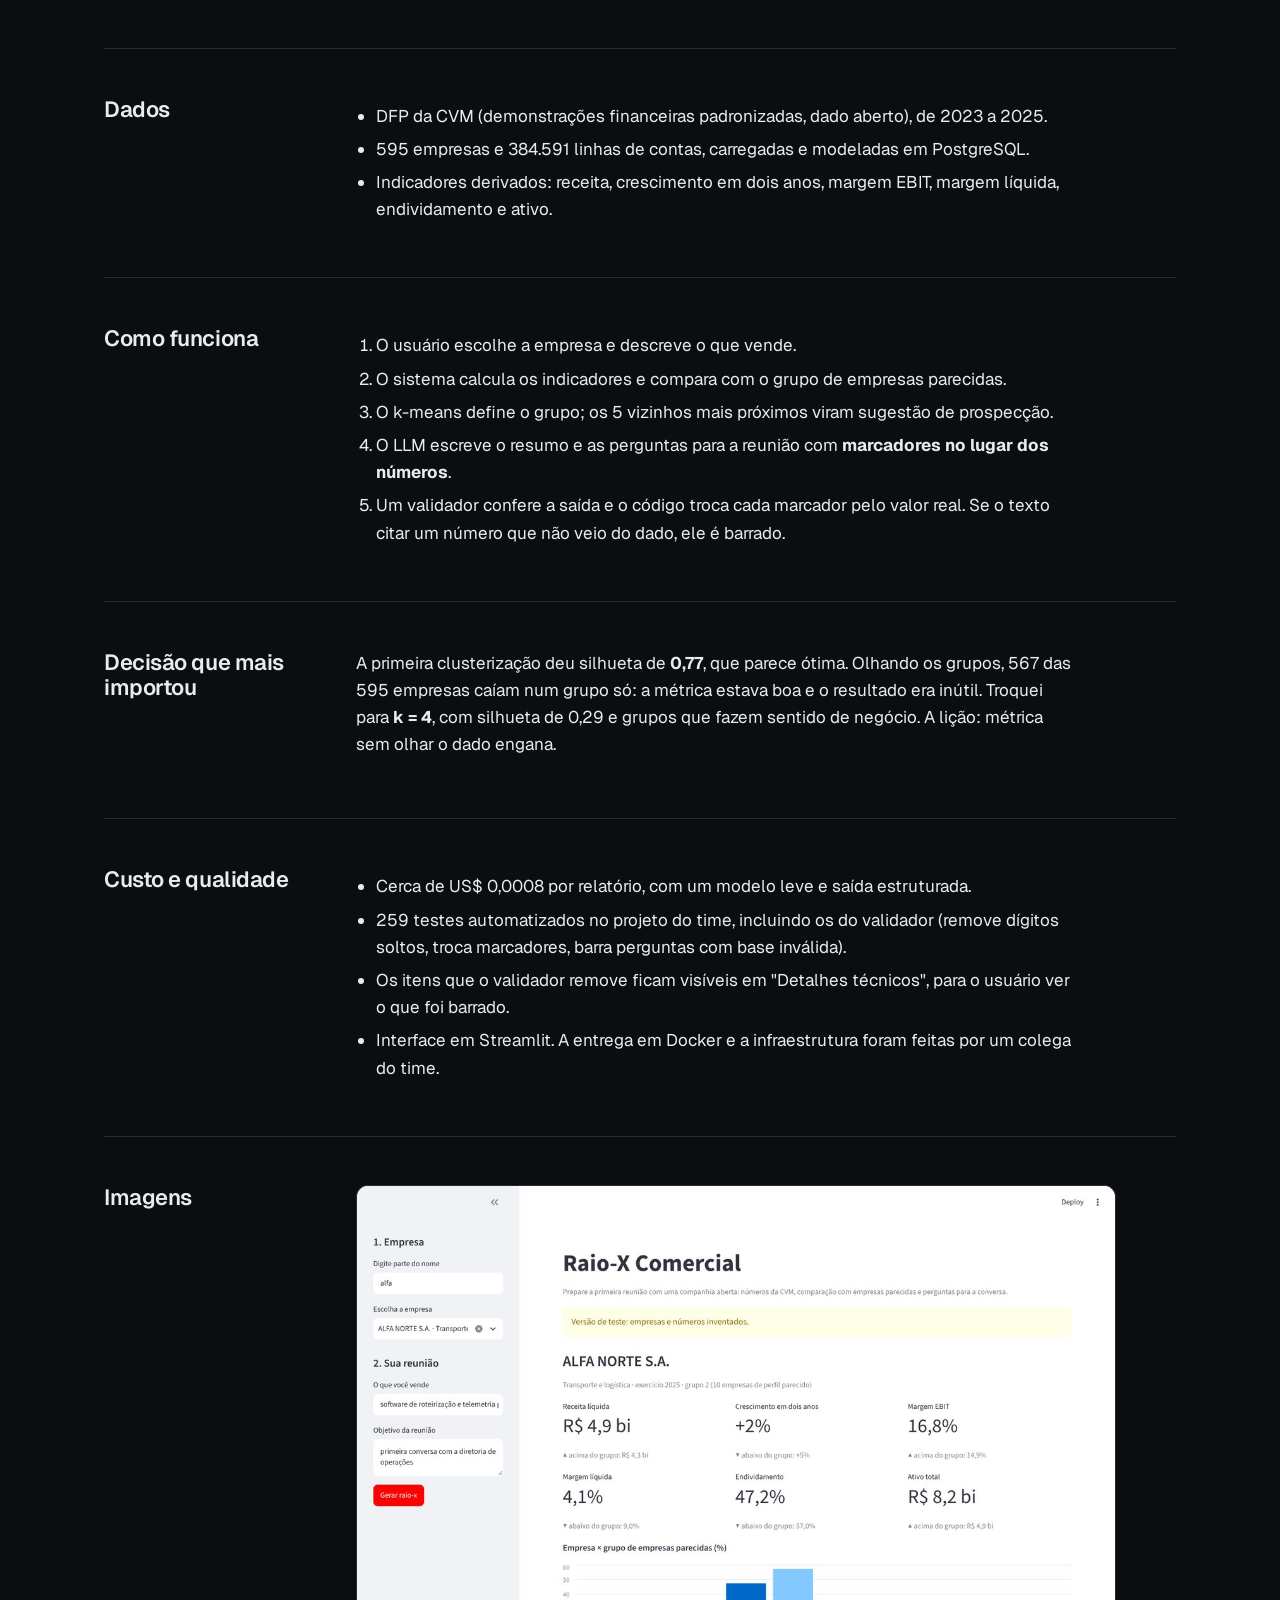
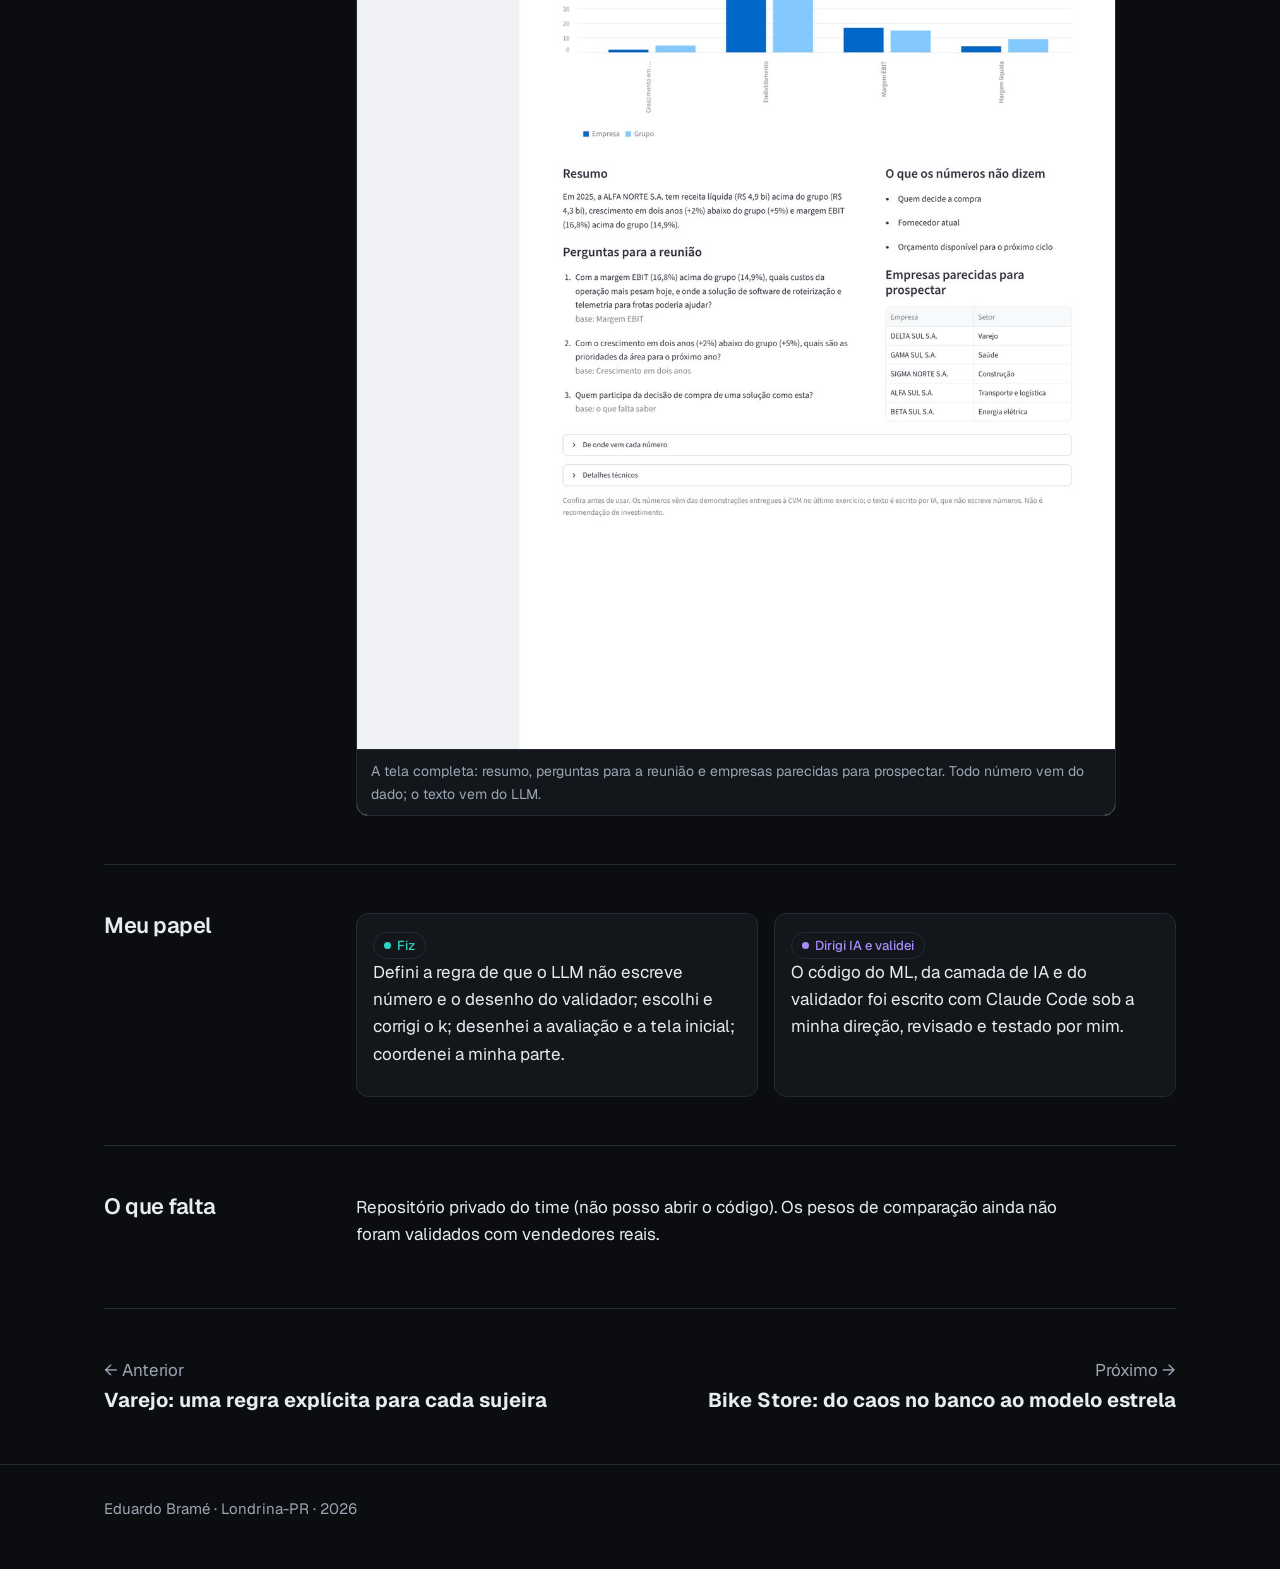
<file: projetos/raio-x.html>
<!doctype html><html lang="pt-BR" data-theme="dark"><head><meta charset="utf-8"><meta name="viewport" content="width=device-width,initial-scale=1">
<title>Raio-X Comercial · Eduardo Bramé</title><meta name="description" content="Prepara a primeira reunião de um vendedor B2B com uma grande empresa, em minutos, usando só dado público. O LLM escreve o texto, mas não pode escrever nenhum número."><meta property="og:image" content="https://eduardobrame.github.io/assets/img/raiox-thumb.jpg">
<script>try{var t=localStorage.getItem('tema');if(t)document.documentElement.dataset.theme=t}catch(e){}</script>
<link rel="preconnect" href="https://fonts.googleapis.com"><link rel="preconnect" href="https://fonts.gstatic.com" crossorigin>
<link href="https://fonts.googleapis.com/css2?family=Geist:wght@400;500;600&display=swap" rel="stylesheet"><link rel="stylesheet" href="../assets/style.css?v=9"></head><body>
<nav><div class="wrap"><a class="me" href="../">Eduardo Bramé</a><a href="../#projetos">Projetos</a><a class="ct" href="../#contato">Contato</a><button id="tema" aria-label="Alternar tema claro/escuro">◐</button></div></nav><main class="wrap">
<a class="crumb" href="../#projetos">← Todos os projetos</a><header class="phero card dirigi" style="background:none;border:0;box-shadow:none;padding-left:0;padding-right:0"><span class="papel p-dirigi">Dirigi IA e validei</span><span class="cat">ML + LLM · projeto de time (4 pessoas)</span><h1>Raio-X Comercial</h1><p class="lead">Prepara a primeira reunião de um vendedor B2B com uma grande empresa, em minutos, usando só dado público. O LLM escreve o texto, mas não pode escrever nenhum número.</p>
<div class="nums"><div><b>595</b>empresas da CVM</div><div><b>384 mil</b>linhas contábeis</div><div><b>k = 4</b>grupos úteis (silhueta 0,29)</div><div><b>US$ 0,0008</b>por relatório</div></div>
<div class="tags"><span class="tag">Python</span><span class="tag">pandas</span><span class="tag">PostgreSQL</span><span class="tag">scikit-learn</span><span class="tag">LangChain</span><span class="tag">Streamlit</span></div></header>
<figure class="capa"><img src="../assets/img/raiox-thumb.jpg" alt="Tela de teste, com empresas e números inventados: indicadores da empresa comparados com o grupo de empresas parecidas." loading="eager"><figcaption>Tela de teste, com empresas e números inventados: indicadores da empresa comparados com o grupo de empresas parecidas.</figcaption></figure>
<section class="bloco"><h2>O problema</h2><div><p>Antes da primeira reunião com uma grande conta, o vendedor B2B passa horas juntando balanço, notícia e concorrente à mão, e mesmo assim chega sem saber o que perguntar.</p><p>A pergunta do projeto: dá para gerar esse preparo em minutos, só com dado aberto, sem a IA inventar número?</p></div></section>
<section class="bloco"><h2>Dados</h2><div><ul><li>DFP da CVM (demonstrações financeiras padronizadas, dado aberto), de 2023 a 2025.</li><li>595 empresas e 384.591 linhas de contas, carregadas e modeladas em PostgreSQL.</li><li>Indicadores derivados: receita, crescimento em dois anos, margem EBIT, margem líquida, endividamento e ativo.</li></ul></div></section>
<section class="bloco"><h2>Como funciona</h2><div><ol><li>O usuário escolhe a empresa e descreve o que vende.</li><li>O sistema calcula os indicadores e compara com o grupo de empresas parecidas.</li><li>O k-means define o grupo; os 5 vizinhos mais próximos viram sugestão de prospecção.</li><li>O LLM escreve o resumo e as perguntas para a reunião com <b>marcadores no lugar dos números</b>.</li><li>Um validador confere a saída e o código troca cada marcador pelo valor real. Se o texto citar um número que não veio do dado, ele é barrado.</li></ol></div></section>
<section class="bloco"><h2>Decisão que mais importou</h2><div><p>A primeira clusterização deu silhueta de <b>0,77</b>, que parece ótima. Olhando os grupos, 567 das 595 empresas caíam num grupo só: a métrica estava boa e o resultado era inútil. Troquei para <b>k = 4</b>, com silhueta de 0,29 e grupos que fazem sentido de negócio. A lição: métrica sem olhar o dado engana.</p></div></section>
<section class="bloco"><h2>Custo e qualidade</h2><div><ul><li>Cerca de US$ 0,0008 por relatório, com um modelo leve e saída estruturada.</li><li>259 testes automatizados no projeto do time, incluindo os do validador (remove dígitos soltos, troca marcadores, barra perguntas com base inválida).</li><li>Os itens que o validador remove ficam visíveis em "Detalhes técnicos", para o usuário ver o que foi barrado.</li><li>Interface em Streamlit. A entrega em Docker e a infraestrutura foram feitas por um colega do time.</li></ul></div></section>
<section class="bloco"><h2>Imagens</h2><div class="gal"><figure class=""><img src="../assets/img/raiox-tela.jpg" alt="A tela completa: resumo, perguntas para a reunião e empresas parecidas para prospectar. Todo número vem do dado; o texto vem do LLM." loading="lazy"><figcaption>A tela completa: resumo, perguntas para a reunião e empresas parecidas para prospectar. Todo número vem do dado; o texto vem do LLM.</figcaption></figure></div></section>
<section class="bloco"><h2>Meu papel</h2><div class="papeltxt"><div><span class="papel p-fiz">Fiz</span><p>Defini a regra de que o LLM não escreve número e o desenho do validador; escolhi e corrigi o k; desenhei a avaliação e a tela inicial; coordenei a minha parte.</p></div><div><span class="papel p-dirigi">Dirigi IA e validei</span><p>O código do ML, da camada de IA e do validador foi escrito com Claude Code sob a minha direção, revisado e testado por mim.</p></div></div></section>
<section class="bloco"><h2>O que falta</h2><div><p>Repositório privado do time (não posso abrir o código). Os pesos de comparação ainda não foram validados com vendedores reais.</p></div></section>
<div class="prox"><a href="varejo.html">← Anterior<b>Varejo: uma regra explícita para cada sujeira</b></a><a href="bike-store.html" style="text-align:right">Próximo →<b>Bike Store: do caos no banco ao modelo estrela</b></a></div>
</main><footer><div class="wrap">Eduardo Bramé · Londrina-PR · 2026</div></footer>
<script>document.getElementById('tema').onclick=function(){var r=document.documentElement,n=r.dataset.theme==='light'?'dark':'light';r.dataset.theme=n;try{localStorage.setItem('tema',n)}catch(e){}};</script></body></html>
</file>
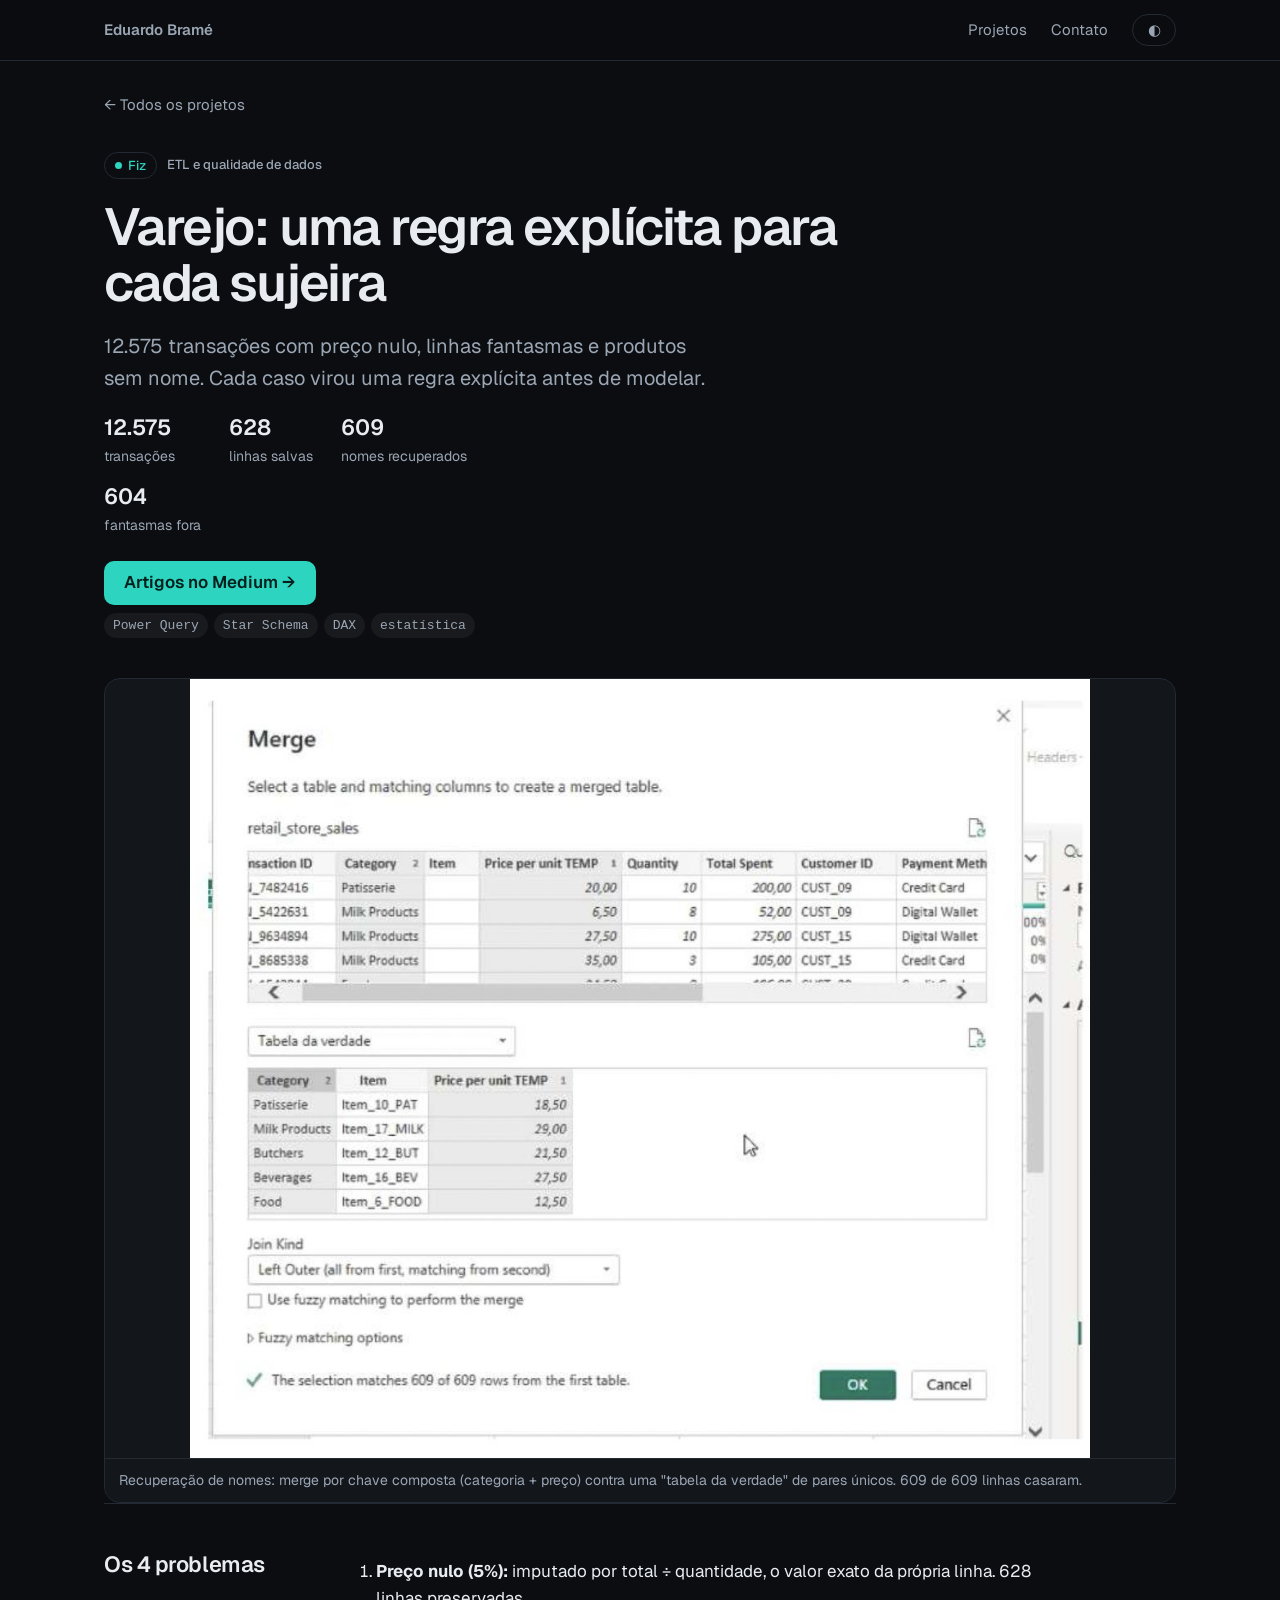
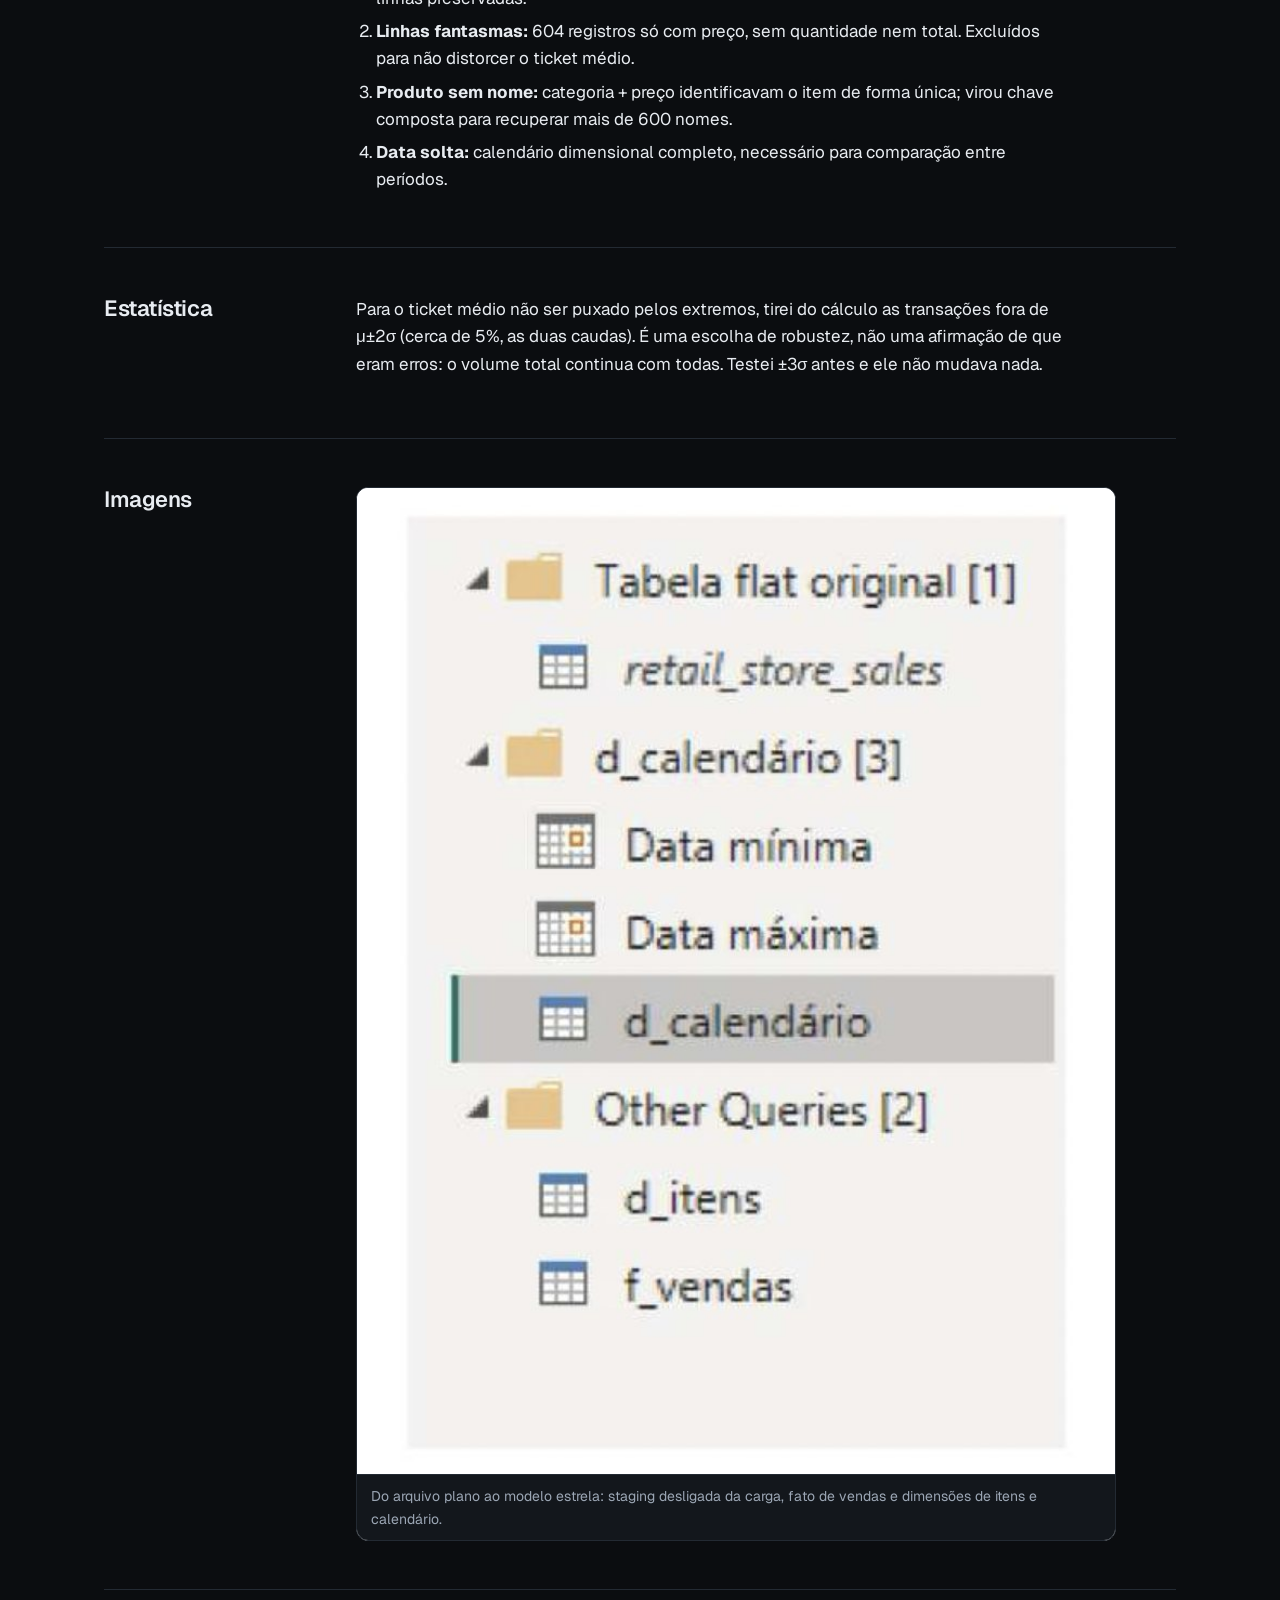
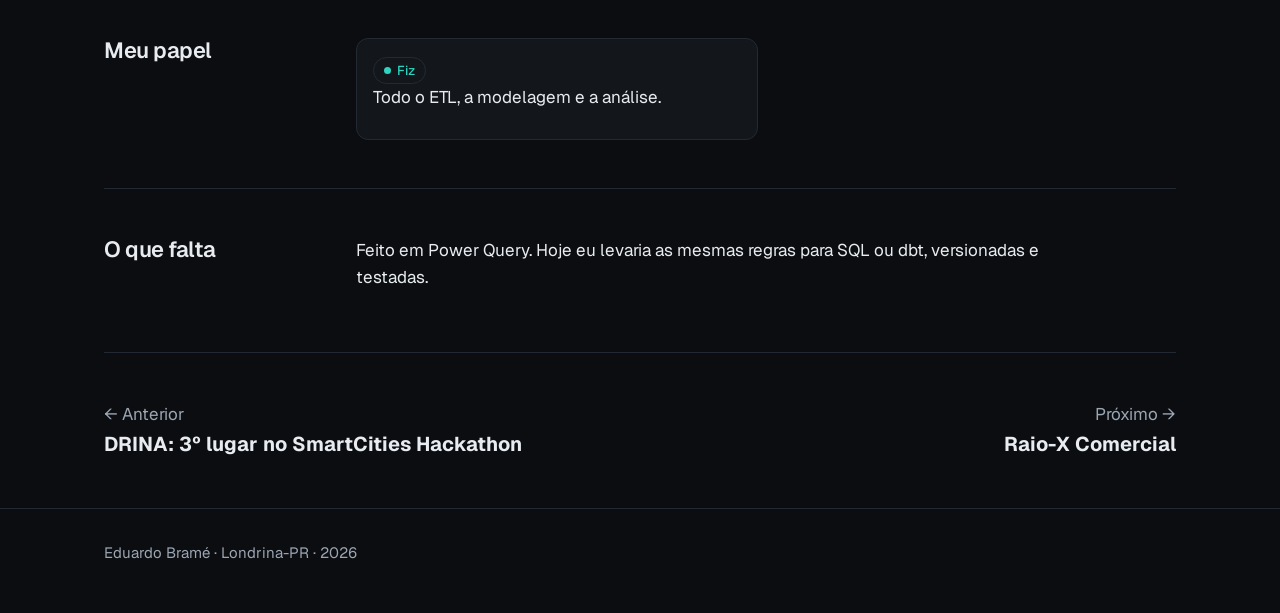
<file: projetos/varejo.html>
<!doctype html><html lang="pt-BR" data-theme="dark"><head><meta charset="utf-8"><meta name="viewport" content="width=device-width,initial-scale=1">
<title>Varejo: uma regra explícita para cada sujeira · Eduardo Bramé</title><meta name="description" content="12.575 transações com preço nulo, linhas fantasmas e produtos sem nome. Cada caso virou uma regra explícita antes de modelar."><meta property="og:image" content="https://eduardobrame.github.io/assets/img/varejo-merge.jpg">
<script>try{var t=localStorage.getItem('tema');if(t)document.documentElement.dataset.theme=t}catch(e){}</script>
<link rel="preconnect" href="https://fonts.googleapis.com"><link rel="preconnect" href="https://fonts.gstatic.com" crossorigin>
<link href="https://fonts.googleapis.com/css2?family=Geist:wght@400;500;600&display=swap" rel="stylesheet"><link rel="stylesheet" href="../assets/style.css?v=9"></head><body>
<nav><div class="wrap"><a class="me" href="../">Eduardo Bramé</a><a href="../#projetos">Projetos</a><a class="ct" href="../#contato">Contato</a><button id="tema" aria-label="Alternar tema claro/escuro">◐</button></div></nav><main class="wrap">
<a class="crumb" href="../#projetos">← Todos os projetos</a><header class="phero card fiz" style="background:none;border:0;box-shadow:none;padding-left:0;padding-right:0"><span class="papel p-fiz">Fiz</span><span class="cat">ETL e qualidade de dados</span><h1>Varejo: uma regra explícita para cada sujeira</h1><p class="lead">12.575 transações com preço nulo, linhas fantasmas e produtos sem nome. Cada caso virou uma regra explícita antes de modelar.</p>
<div class="nums"><div><b>12.575</b>transações</div><div><b>628</b>linhas salvas</div><div><b>609</b>nomes recuperados</div><div><b>604</b>fantasmas fora</div></div>
<div class="acoes"><a class="btn" href="https://medium.com/@galicianie/">Artigos no Medium →</a></div>
<div class="tags"><span class="tag">Power Query</span><span class="tag">Star Schema</span><span class="tag">DAX</span><span class="tag">estatística</span></div></header>
<figure class="capa"><img src="../assets/img/varejo-merge.jpg" alt="Recuperação de nomes: merge por chave composta (categoria + preço) contra uma &quot;tabela da verdade&quot; de pares únicos. 609 de 609 linhas casaram." loading="eager"><figcaption>Recuperação de nomes: merge por chave composta (categoria + preço) contra uma "tabela da verdade" de pares únicos. 609 de 609 linhas casaram.</figcaption></figure>
<section class="bloco"><h2>Os 4 problemas</h2><div><ol><li><b>Preço nulo (5%):</b> imputado por total ÷ quantidade, o valor exato da própria linha. 628 linhas preservadas.</li><li><b>Linhas fantasmas:</b> 604 registros só com preço, sem quantidade nem total. Excluídos para não distorcer o ticket médio.</li><li><b>Produto sem nome:</b> categoria + preço identificavam o item de forma única; virou chave composta para recuperar mais de 600 nomes.</li><li><b>Data solta:</b> calendário dimensional completo, necessário para comparação entre períodos.</li></ol></div></section>
<section class="bloco"><h2>Estatística</h2><div><p>Para o ticket médio não ser puxado pelos extremos, tirei do cálculo as transações fora de μ±2σ (cerca de 5%, as duas caudas). É uma escolha de robustez, não uma afirmação de que eram erros: o volume total continua com todas. Testei ±3σ antes e ele não mudava nada.</p></div></section>
<section class="bloco"><h2>Imagens</h2><div class="gal"><figure class=""><img src="../assets/img/varejo-modelo.jpg" alt="Do arquivo plano ao modelo estrela: staging desligada da carga, fato de vendas e dimensões de itens e calendário." loading="lazy"><figcaption>Do arquivo plano ao modelo estrela: staging desligada da carga, fato de vendas e dimensões de itens e calendário.</figcaption></figure></div></section>
<section class="bloco"><h2>Meu papel</h2><div class="papeltxt"><div><span class="papel p-fiz">Fiz</span><p>Todo o ETL, a modelagem e a análise.</p></div></div></section>
<section class="bloco"><h2>O que falta</h2><div><p>Feito em Power Query. Hoje eu levaria as mesmas regras para SQL ou dbt, versionadas e testadas.</p></div></section>
<div class="prox"><a href="drina.html">← Anterior<b>DRINA: 3º lugar no SmartCities Hackathon</b></a><a href="raio-x.html" style="text-align:right">Próximo →<b>Raio-X Comercial</b></a></div>
</main><footer><div class="wrap">Eduardo Bramé · Londrina-PR · 2026</div></footer>
<script>document.getElementById('tema').onclick=function(){var r=document.documentElement,n=r.dataset.theme==='light'?'dark':'light';r.dataset.theme=n;try{localStorage.setItem('tema',n)}catch(e){}};</script></body></html>
</file>
<file: assets/style.css>
/* Portfólio Eduardo Bramé · v2 (19/11/2026) · espec do revisor UX sênior. CSS puro. */
:root{--bg:#0B0D10;--surface:#13171C;--line:#232A33;--txt:#E8ECF1;--mut:#9BA6B4;--fiz:#2DD4BF;--dirigi:#A78BFA;--est:#FBBF24;--onfiz:#04201C;--r:12px;--sh:none}
:root[data-theme=light]{--bg:#FAFAF9;--surface:#FFFFFF;--line:#E4E7EB;--txt:#0F172A;--mut:#475569;--fiz:#0F766E;--dirigi:#6D28D9;--est:#B45309;--onfiz:#FFFFFF;--sh:0 1px 2px rgb(0 0 0/.04),0 8px 24px rgb(0 0 0/.06)}
*{box-sizing:border-box}html{scroll-behavior:smooth}
body{margin:0;background:var(--bg);color:var(--txt);font:17px/1.6 "Geist",-apple-system,BlinkMacSystemFont,"Segoe UI",sans-serif;-webkit-font-smoothing:antialiased}
a{color:var(--txt);text-decoration:underline;text-decoration-color:var(--line);text-underline-offset:3px}a:hover{text-decoration-color:var(--fiz)}
:focus-visible{outline:2px solid var(--fiz);outline-offset:3px;border-radius:4px}
.skip{position:absolute;left:-999px}.skip:focus{left:16px;top:12px;z-index:99;background:var(--surface);padding:8px 12px}
.wrap{max-width:1120px;margin:0 auto;padding:0 24px}
.mono{font-family:ui-monospace,SFMono-Regular,Menlo,monospace}
nav{position:sticky;top:0;z-index:9;background:color-mix(in srgb,var(--bg) 85%,transparent);backdrop-filter:blur(10px);border-bottom:1px solid var(--line)}
nav .wrap{display:flex;gap:24px;align-items:center;height:60px}nav .me{margin-right:auto;font-weight:600;text-decoration:none}
nav a{font-size:15px;color:var(--mut);text-decoration:none}nav a:hover{color:var(--txt)}
#tema{background:none;border:1px solid var(--line);color:var(--mut);border-radius:999px;width:44px;height:32px;cursor:pointer;font-size:15px}
/* hero */
.hero{display:grid;grid-template-columns:1.5fr 1fr;gap:48px;align-items:center;padding:72px 0 40px}
.status{display:inline-flex;gap:8px;align-items:center;font-size:14px;color:var(--mut);border:1px solid var(--line);border-radius:999px;padding:6px 12px}
.status i{width:8px;height:8px;border-radius:50%;background:var(--fiz);box-shadow:0 0 0 4px color-mix(in srgb,var(--fiz) 25%,transparent)}
.kicker{font:500 13px/1 ui-monospace,Menlo,monospace;letter-spacing:.08em;text-transform:uppercase;color:var(--fiz)}
h1{font-size:clamp(36px,5vw,56px);line-height:1.08;letter-spacing:-.03em;font-weight:600;margin:20px 0 18px}
h1 em{font-style:normal;color:var(--fiz)}
h2{font-size:28px;line-height:1.15;letter-spacing:-.02em;font-weight:600;margin:10px 0 10px}
h3{font-size:20px;line-height:1.25;font-weight:600;margin:6px 0 8px;letter-spacing:-.01em}
.lead{font-size:20px;color:var(--mut);max-width:620px;margin:0}
.ctas{display:flex;gap:20px;align-items:center;margin-top:28px;flex-wrap:wrap}
.btn{display:inline-flex;align-items:center;min-height:44px;padding:0 20px;border-radius:10px;background:var(--fiz);color:var(--onfiz);font-weight:600;text-decoration:none;transition:transform .15s}
.btn:hover{transform:translateY(-1px)}
.foto{justify-self:end}.foto img{display:block;width:260px;height:260px;object-fit:cover;border-radius:24px;outline:1px solid var(--line);outline-offset:6px;box-shadow:0 20px 50px rgb(0 0 0/.35)}
.provas{display:grid;grid-template-columns:repeat(4,1fr);gap:24px;padding:8px 0 40px}
.provas div{border-top:1px solid var(--line);padding-top:14px;font-size:14px;color:var(--mut)}
.provas b{display:block;font-size:28px;line-height:1.2;font-weight:600;color:var(--txt);letter-spacing:-.02em}
section{padding:96px 0 0}
.sub{color:var(--mut);max-width:680px;margin:0 0 32px}
/* papéis */
.papel{display:inline-flex;align-items:center;gap:6px;font:500 13px/1 ui-monospace,Menlo,monospace;padding:6px 10px;border-radius:999px;border:1px solid var(--line)}
.papel:before{content:"";width:7px;height:7px;border-radius:50%;background:currentColor}
.p-fiz{color:var(--fiz)}.p-dirigi{color:var(--dirigi)}.p-est{color:var(--est)}
.legenda{display:flex;gap:12px;flex-wrap:wrap;margin-bottom:24px}
/* cards */
.grid{display:grid;gap:20px;grid-template-columns:repeat(2,1fr)}
.card{position:relative;background:var(--surface);border:1px solid var(--line);border-left:3px solid var(--c,var(--line));border-radius:var(--r);padding:24px;box-shadow:var(--sh);transition:transform .15s,border-color .15s}
.card:hover{transform:translateY(-2px);border-color:color-mix(in srgb,var(--c) 40%,var(--line));border-left-color:var(--c)}
.card.fiz{--c:var(--fiz)}.card.dirigi{--c:var(--dirigi)}
.cat{font:500 12px/1 ui-monospace,Menlo,monospace;text-transform:uppercase;letter-spacing:.06em;color:var(--mut);margin-left:10px}
.res{color:var(--mut);margin:0 0 4px}
.nums{display:flex;gap:28px;flex-wrap:wrap;margin:16px 0}.nums div{font-size:14px;color:var(--mut)}.nums b{display:block;font-size:22px;font-weight:600;color:var(--txt)}
.tags{display:flex;flex-wrap:wrap;gap:6px}.tag{font:13px/1 ui-monospace,Menlo,monospace;padding:6px 9px;border-radius:999px;background:color-mix(in srgb,var(--txt) 6%,transparent);color:var(--mut)}
details{margin-top:16px;border-top:1px solid var(--line);padding-top:12px}
summary{cursor:pointer;list-style:none;font-weight:500;font-size:15px;color:var(--mut);display:flex;align-items:center;gap:8px;min-height:32px}
summary::-webkit-details-marker{display:none}summary:before{content:"›";display:inline-block;transition:transform .15s;font-size:20px;line-height:1}
details[open] summary:before{transform:rotate(90deg)}summary:hover{color:var(--txt)}
dl{margin:8px 0 0}dt{font:500 12px/1.4 ui-monospace,Menlo,monospace;text-transform:uppercase;color:var(--mut);margin-top:12px}dd{margin:2px 0 0;font-size:16px}
.nota{font-size:15px;color:var(--mut);margin-top:12px;padding-left:12px;border-left:2px solid var(--line)}
/* vitrine */
.vitrine{grid-column:1/-1;display:grid;grid-template-columns:1.2fr 1fr;gap:32px;padding:32px}
.vitrine h3{font-size:28px}
.pipe{display:flex;flex-direction:column;gap:8px;align-self:center}
.pipe span{display:flex;justify-content:space-between;align-items:center;background:var(--bg);border:1px solid var(--line);border-radius:10px;padding:10px 14px;font-size:15px}
.pipe span small{color:var(--mut);font-size:13px}.pipe span.ia{border-color:color-mix(in srgb,var(--dirigi) 50%,var(--line))}.pipe span.ok{border-color:color-mix(in srgb,var(--fiz) 50%,var(--line))}
.pipe i{font-style:normal;text-align:center;color:var(--mut);line-height:1}
/* sobre */
.sobre{display:grid;grid-template-columns:1fr 2fr;gap:48px}.sobre p{font-size:20px;margin:0}
table{width:100%;border-collapse:collapse}td,th{text-align:left;padding:14px 10px;border-bottom:1px solid var(--line);vertical-align:top}th{color:var(--mut);font-weight:500;font-size:14px}
.tw{overflow-x:auto}
/* arquitetura */
.arch{display:grid;grid-template-columns:1fr 32px 2.4fr 32px 1fr;align-items:stretch}
.seta{display:flex;align-items:center;justify-content:center;color:var(--mut);font-size:24px}
.zona{border:1px dashed var(--line);border-radius:var(--r);padding:16px}
.zona>small,.grupo>small{display:block;font:500 12px/1 ui-monospace,Menlo,monospace;text-transform:uppercase;letter-spacing:.06em;color:var(--mut);margin-bottom:12px}
.vm{display:grid;grid-template-columns:repeat(3,1fr);gap:12px}
.grupo{background:color-mix(in srgb,var(--txt) 3%,transparent);border-radius:10px;padding:12px}
.node{position:relative;background:var(--surface);border:1px solid var(--line);border-radius:10px;padding:10px 12px;margin-bottom:8px;font-size:15px;transition:outline-color .15s}
.node:last-child{margin-bottom:0}.node b{display:block;font-weight:600}.node span{color:var(--mut);font-size:13px}
.node.ia{border-left:3px solid var(--dirigi)}.node.sec{border-left:3px solid var(--est)}.node.dado{border-left:3px solid var(--fiz)}
.node[data-step]:after{content:attr(data-step);position:absolute;top:-8px;right:-8px;width:22px;height:22px;border-radius:50%;background:var(--txt);color:var(--bg);font:600 12px/22px sans-serif;text-align:center}
.cores{display:flex;gap:18px;flex-wrap:wrap;font-size:14px;color:var(--mut);margin:16px 0 0}.cores span:before{content:"";display:inline-block;width:10px;height:10px;border-radius:2px;margin-right:6px;background:var(--k)}
.flow{list-style:none;padding:0;margin:24px 0 0;display:grid;grid-template-columns:repeat(2,1fr);gap:12px}
.flow li{position:relative;padding:14px 14px 14px 48px;border:1px solid var(--line);border-radius:10px;font-size:16px;cursor:default}
.flow li:before{content:attr(data-step);position:absolute;left:14px;top:14px;width:24px;height:24px;border-radius:50%;background:var(--txt);color:var(--bg);font:600 13px/24px sans-serif;text-align:center}
.flow li:hover{border-color:var(--dirigi)}
#sistema:has(li[data-step="1"]:hover) .node[data-step="1"],#sistema:has(li[data-step="2"]:hover) .node[data-step="2"],
#sistema:has(li[data-step="3"]:hover) .node[data-step="3"],#sistema:has(li[data-step="4"]:hover) .node[data-step="4"]{outline:2px solid var(--dirigi);outline-offset:2px}
.contato{text-align:center;padding:96px 0}.contato .ctas{justify-content:center}
footer{border-top:1px solid var(--line);padding:32px 0 48px;color:var(--mut);font-size:15px}
/* reveal: só com JS e sem redução de movimento */
.js .rv{opacity:0;transform:translateY(8px);transition:opacity .4s,transform .4s}.js .rv.on{opacity:1;transform:none}
@media (prefers-reduced-motion:reduce){*{transition:none!important;scroll-behavior:auto!important}.js .rv{opacity:1;transform:none}}
@media (max-width:860px){.hero,.vitrine,.sobre{grid-template-columns:1fr}.foto{justify-self:start;order:-1}.foto img{width:112px;height:112px;border-radius:50%}
.provas{grid-template-columns:repeat(2,1fr)}.grid,.flow{grid-template-columns:1fr}.arch{grid-template-columns:1fr}.seta{transform:rotate(90deg);height:32px}.vm{grid-template-columns:1fr}}
@media (max-width:640px){nav .wrap>a:not(.me):not(.ct){display:none}}
.grid>.card:last-child:nth-child(even){grid-column:1/-1}
/* v3: thumbnails nos cards e páginas de projeto */
.thumb{display:block;margin:-24px -24px 18px;border-bottom:1px solid var(--line);border-radius:var(--r) var(--r) 0 0;overflow:hidden;aspect-ratio:16/9;background:var(--bg)}
.thumb img{width:100%;height:100%;object-fit:cover;object-position:top left;display:block;transition:transform .3s}
.card:hover .thumb img{transform:scale(1.02)}
.vitrine .thumb{margin:0;border:1px solid var(--line);border-radius:10px;aspect-ratio:auto;max-height:420px}
.mais{display:inline-flex;align-items:center;gap:6px;margin-top:16px;font-weight:600;text-decoration:none;color:var(--c,var(--fiz))}
.mais:hover{gap:10px}
.card h3 a{text-decoration:none}.card h3 a:after{content:"";position:absolute;inset:0}
.card .tags a,.card .mais{position:relative;z-index:1}
.crumb{font-size:15px;color:var(--mut);text-decoration:none;display:inline-block;margin:32px 0 0}
.phero{padding:32px 0 8px;max-width:820px}
.phero h1{font-size:clamp(34px,4.5vw,52px)}
.acoes{display:flex;gap:12px;flex-wrap:wrap;margin:24px 0 8px}
.btn.sec{background:transparent;color:var(--txt);border:1px solid var(--line)}
.capa{margin:32px 0 0;border:1px solid var(--line);border-radius:16px;overflow:hidden;background:var(--surface)}
.capa img{display:block;width:100%;height:auto}
figure{margin:0}figcaption{font-size:14px;color:var(--mut);padding:10px 14px;border-top:1px solid var(--line);background:var(--surface)}
.bloco{display:grid;grid-template-columns:220px 1fr;gap:32px;padding:48px 0;border-top:1px solid var(--line)}
.bloco>h2{font-size:22px;margin:0}.bloco p{margin:0 0 12px;max-width:720px}.bloco ul,.bloco ol{margin:0;padding-left:20px;max-width:720px}.bloco li{margin:6px 0}
.gal{display:grid;grid-template-columns:repeat(2,1fr);gap:16px}
.gal figure{border:1px solid var(--line);border-radius:12px;overflow:hidden;background:#fff}
.gal img{display:block;width:100%;height:auto}
.gal figure.full{grid-column:1/-1}
.papeltxt{display:grid;grid-template-columns:repeat(2,1fr);gap:16px}
.papeltxt div{border:1px solid var(--line);border-radius:12px;padding:16px;background:var(--surface)}
.papeltxt h3{font-size:16px;margin:8px 0}
.prox{display:flex;justify-content:space-between;gap:16px;padding:48px 0;border-top:1px solid var(--line);flex-wrap:wrap}
.prox a{text-decoration:none;color:var(--mut)}.prox a b{display:block;color:var(--txt);font-size:20px}
@media (max-width:860px){.bloco{grid-template-columns:1fr;gap:12px}.gal,.papeltxt{grid-template-columns:1fr}}
.chain{display:flex;flex-wrap:wrap;align-items:center;gap:6px;margin:4px 0 16px}
.chain span{font-size:13px;padding:6px 10px;border:1px solid var(--line);border-radius:8px;background:var(--bg)}
.chain span.ia{border-color:color-mix(in srgb,var(--dirigi) 55%,var(--line))}.chain span.ok{border-color:color-mix(in srgb,var(--fiz) 55%,var(--line))}
.chain i{font-style:normal;color:var(--mut);font-size:13px}
.vitrine>div:last-child{align-self:center}
.vitrine .thumb img{object-position:top center}
.capa img{max-height:640px;object-fit:cover;object-position:top center}
/* v6: revisão UX sênior */
.bloco .flow{max-width:none;padding-left:0}.bloco .flow li{margin:0}
.chain{gap:4px}.chain span{padding:5px 8px;font-size:12px}
.hero{padding:48px 0 24px}.provas{padding-bottom:16px}section{padding-top:64px}
.papel,.cat{font-family:inherit;letter-spacing:0}.cat{text-transform:none;font-size:13px}
.card{border-left:1px solid var(--line)}.card:hover{border-left-color:color-mix(in srgb,var(--c) 40%,var(--line))}
/* v7: destaques presos ao projeto */
.provas a{display:block;border-top:1px solid var(--line);padding-top:14px;font-size:14px;color:var(--mut);text-decoration:none;transition:border-color .15s}
.provas a:hover{border-top-color:var(--fiz)}
.provas small{display:block;font-size:12px;font-weight:500;color:var(--fiz);margin-bottom:4px}
.provas a b{display:block;font-size:24px;line-height:1.2;font-weight:600;color:var(--txt);letter-spacing:-.02em}
/* v9: conferência final UX */
.nums{display:grid;grid-template-columns:repeat(3,auto);justify-content:start;column-gap:28px;row-gap:12px}
.capa img{max-height:none;max-width:900px;margin:0 auto;object-fit:contain}
.gal figure:only-child{grid-column:1/-1;max-width:760px}
.thumb img[src*=cerebro]{object-fit:contain;background:var(--bg)}
@media (max-width:640px){nav .wrap>a[href="#projetos"]{display:inline}}
</file>
